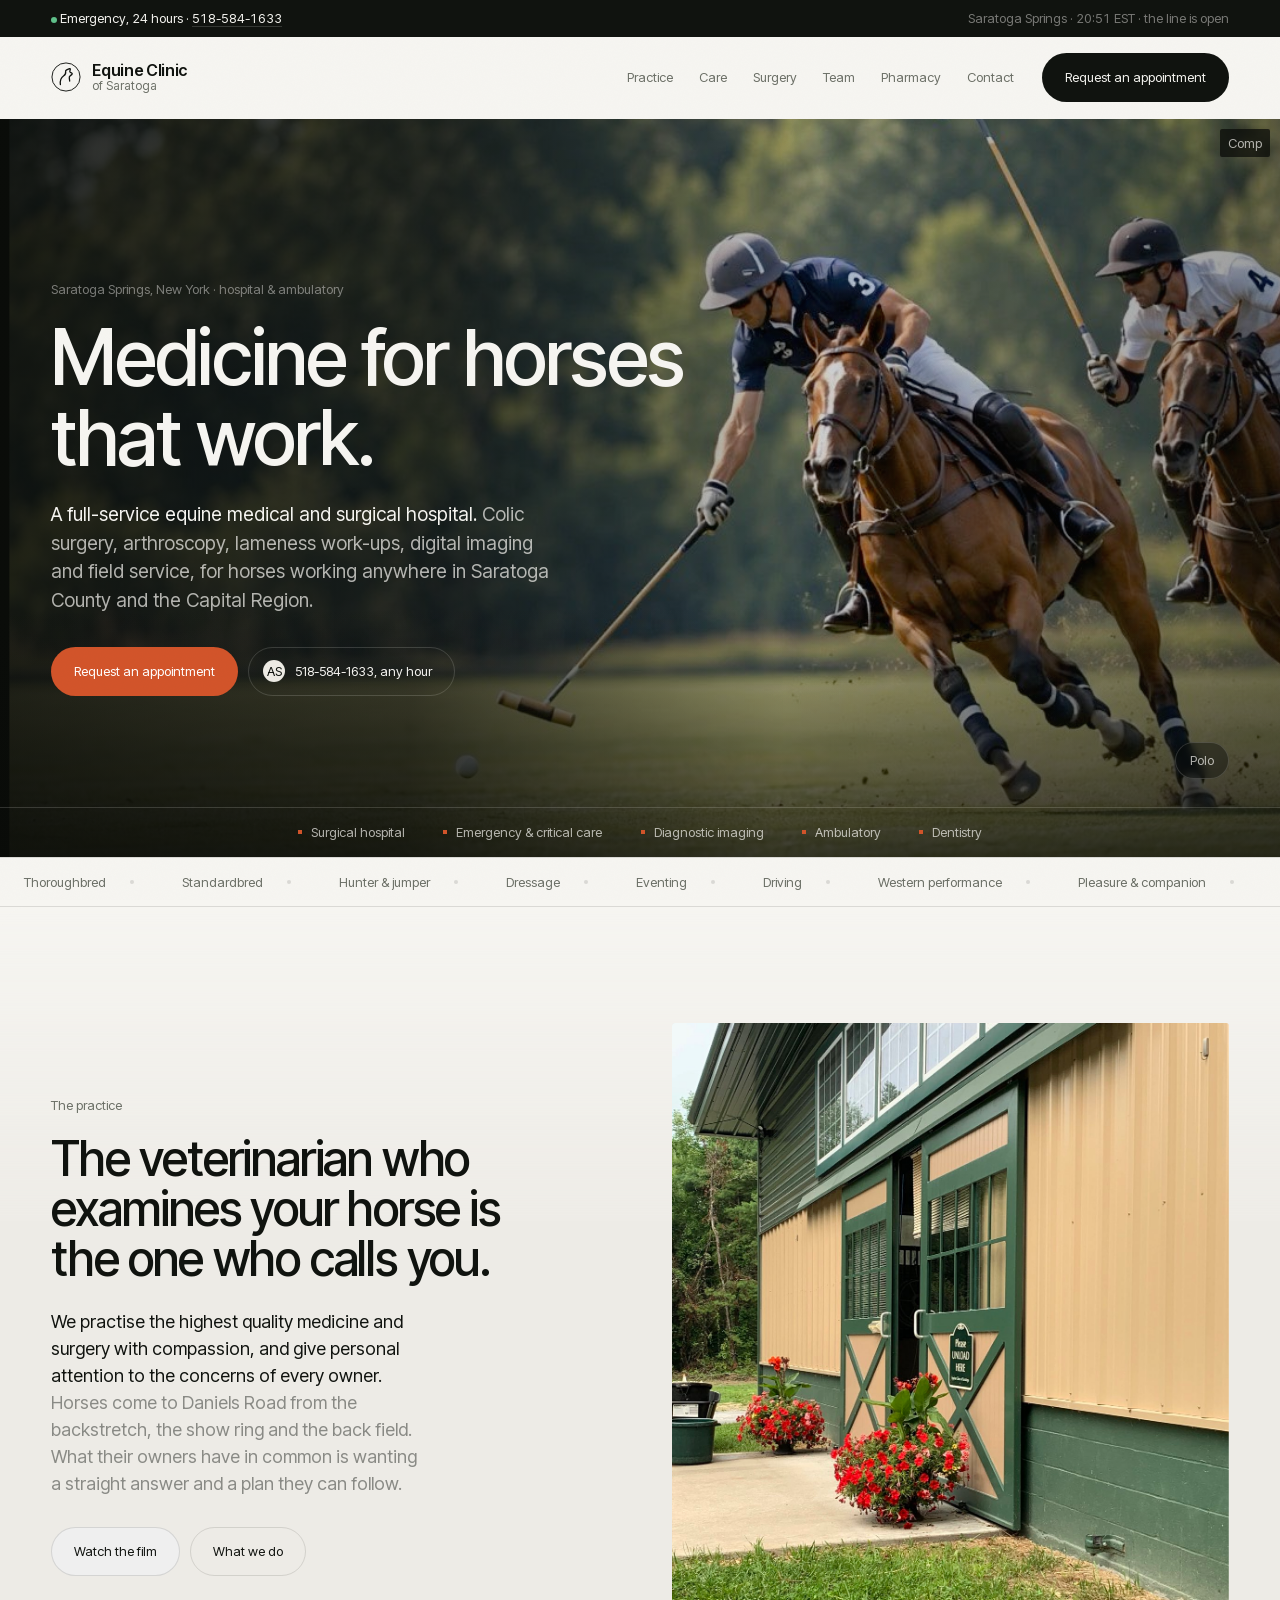
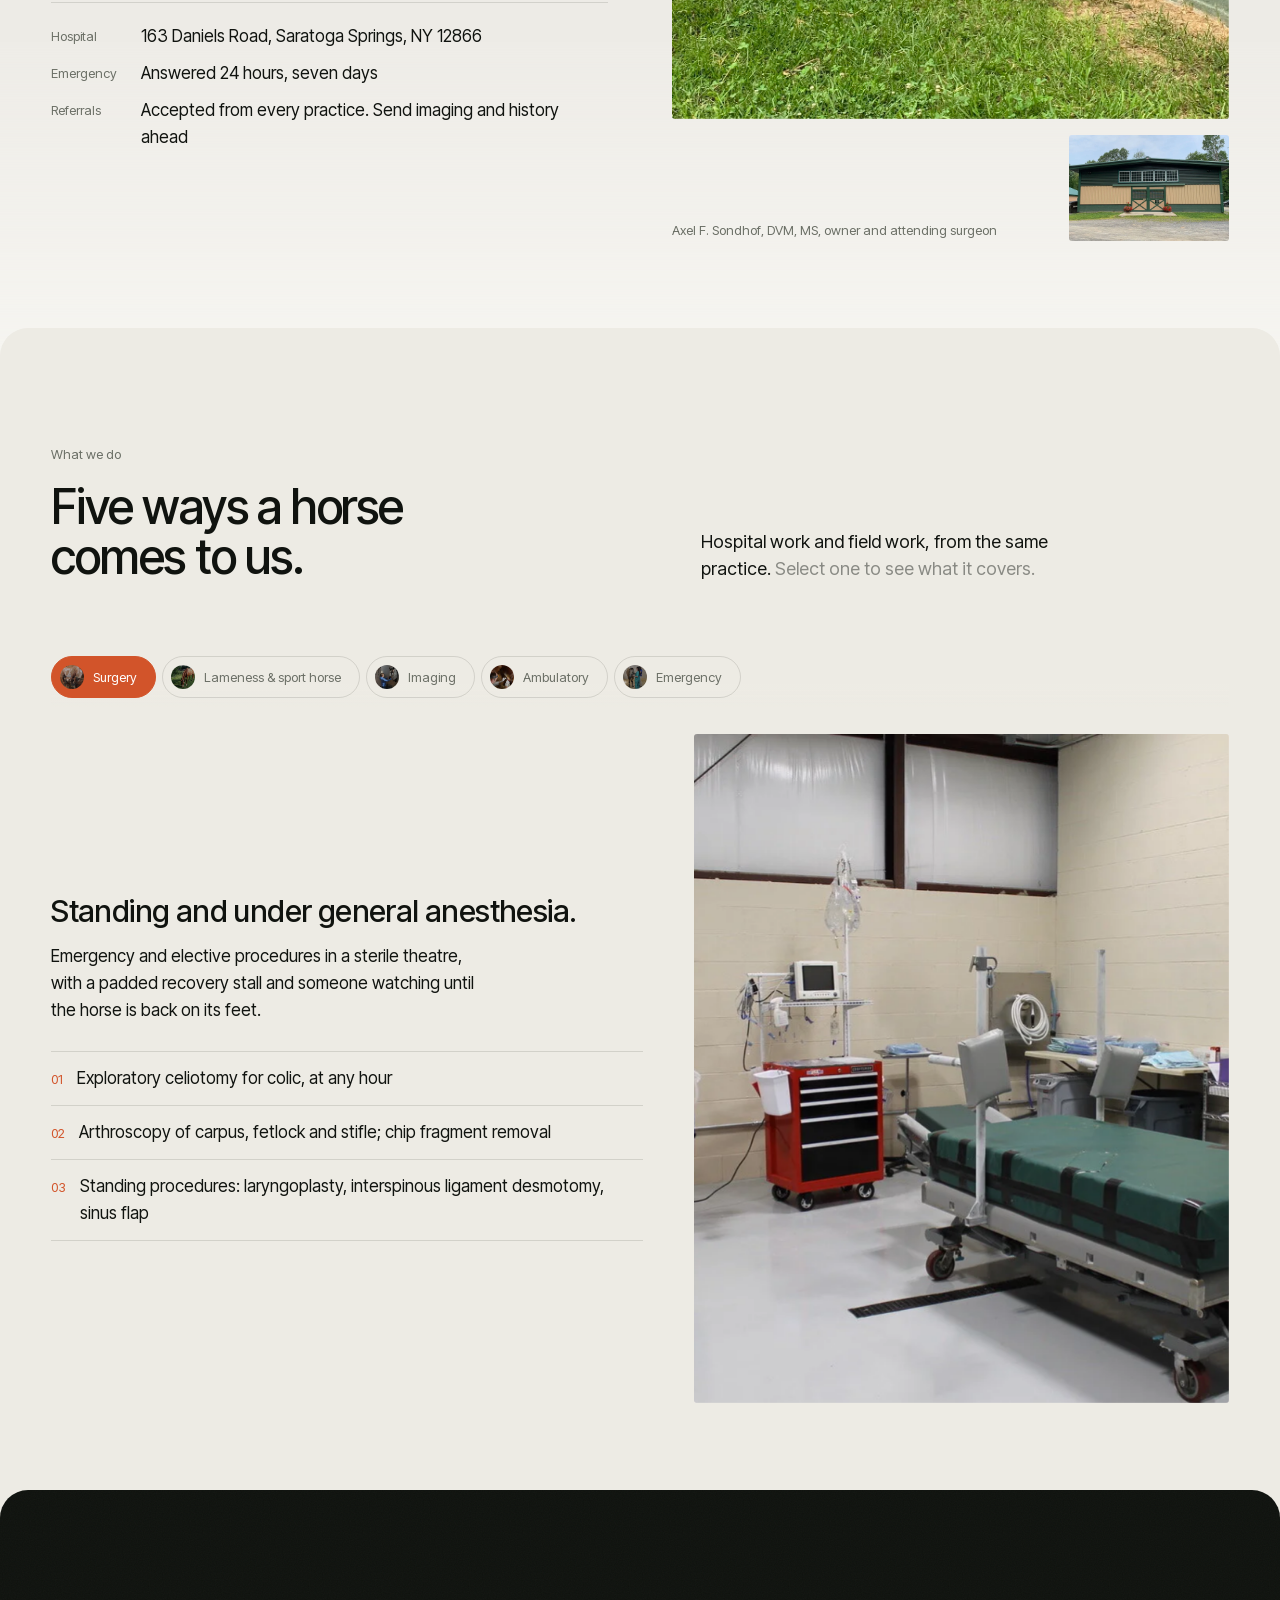
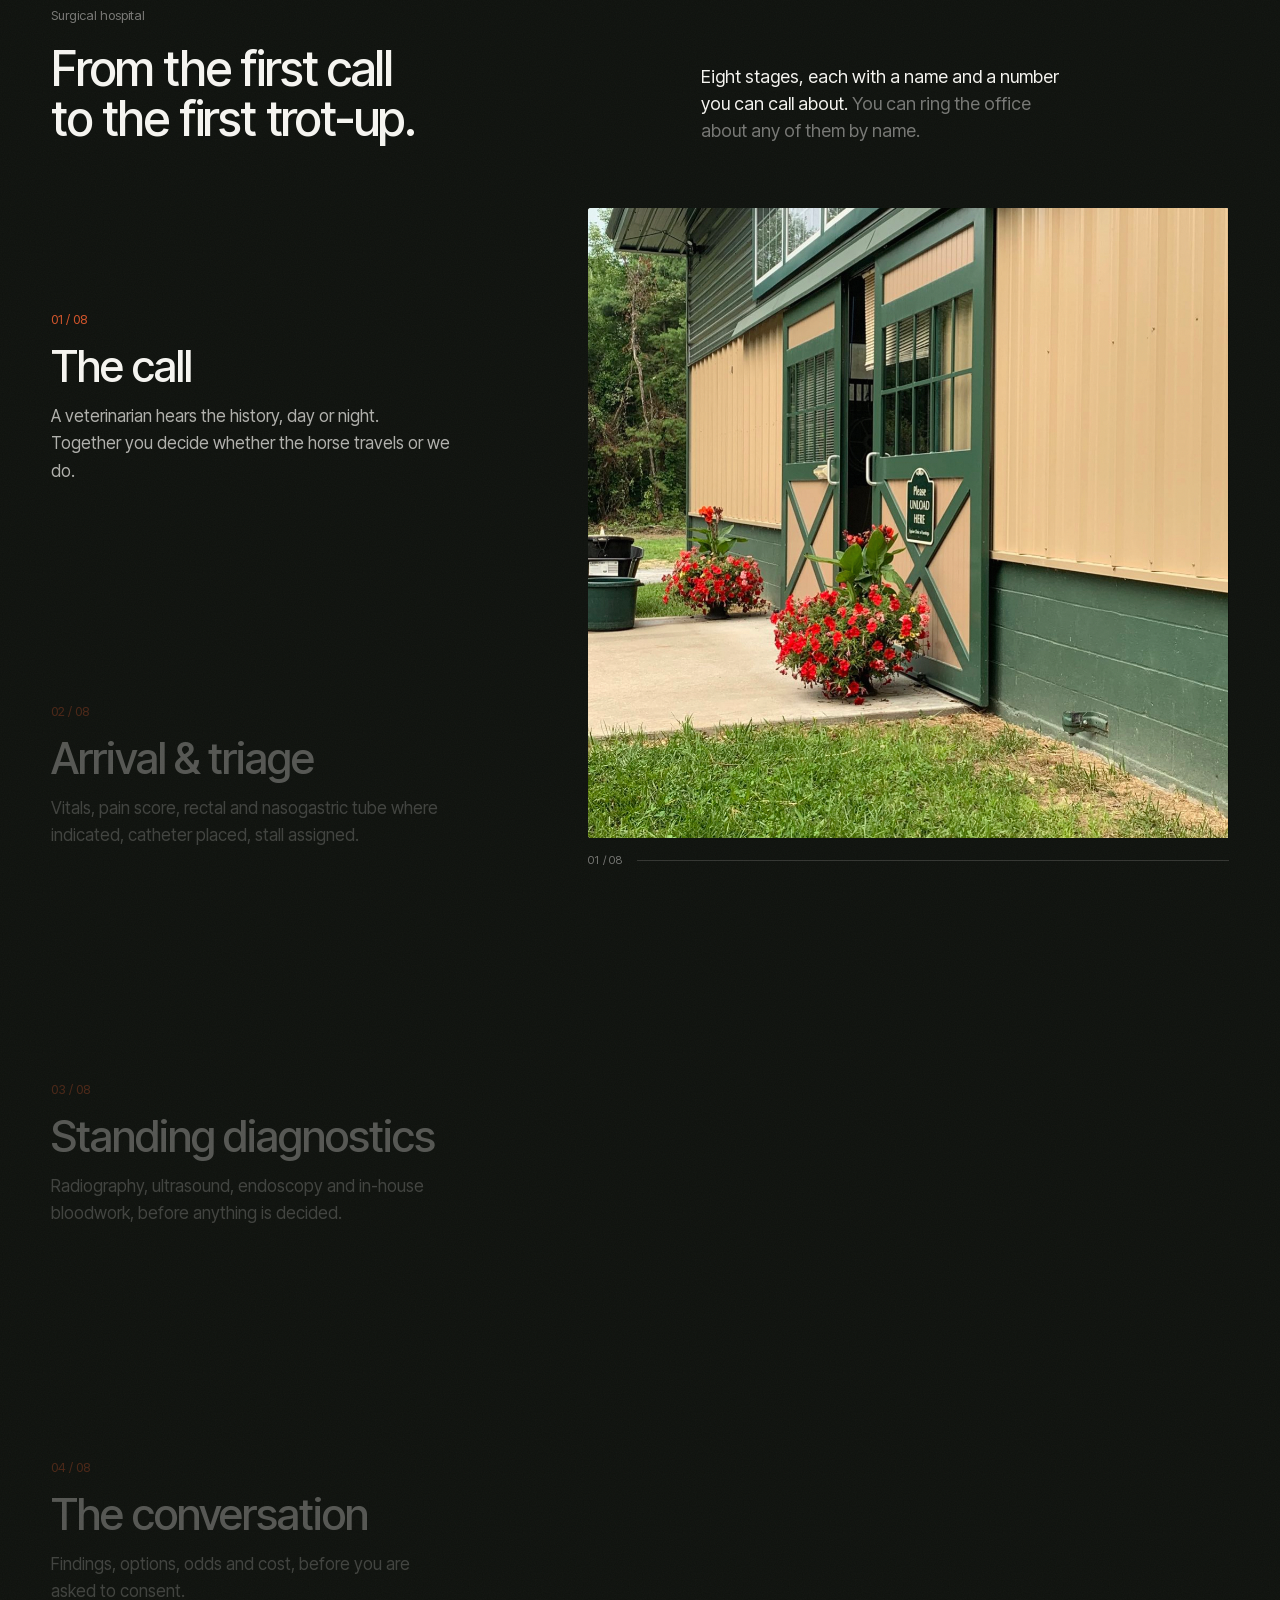
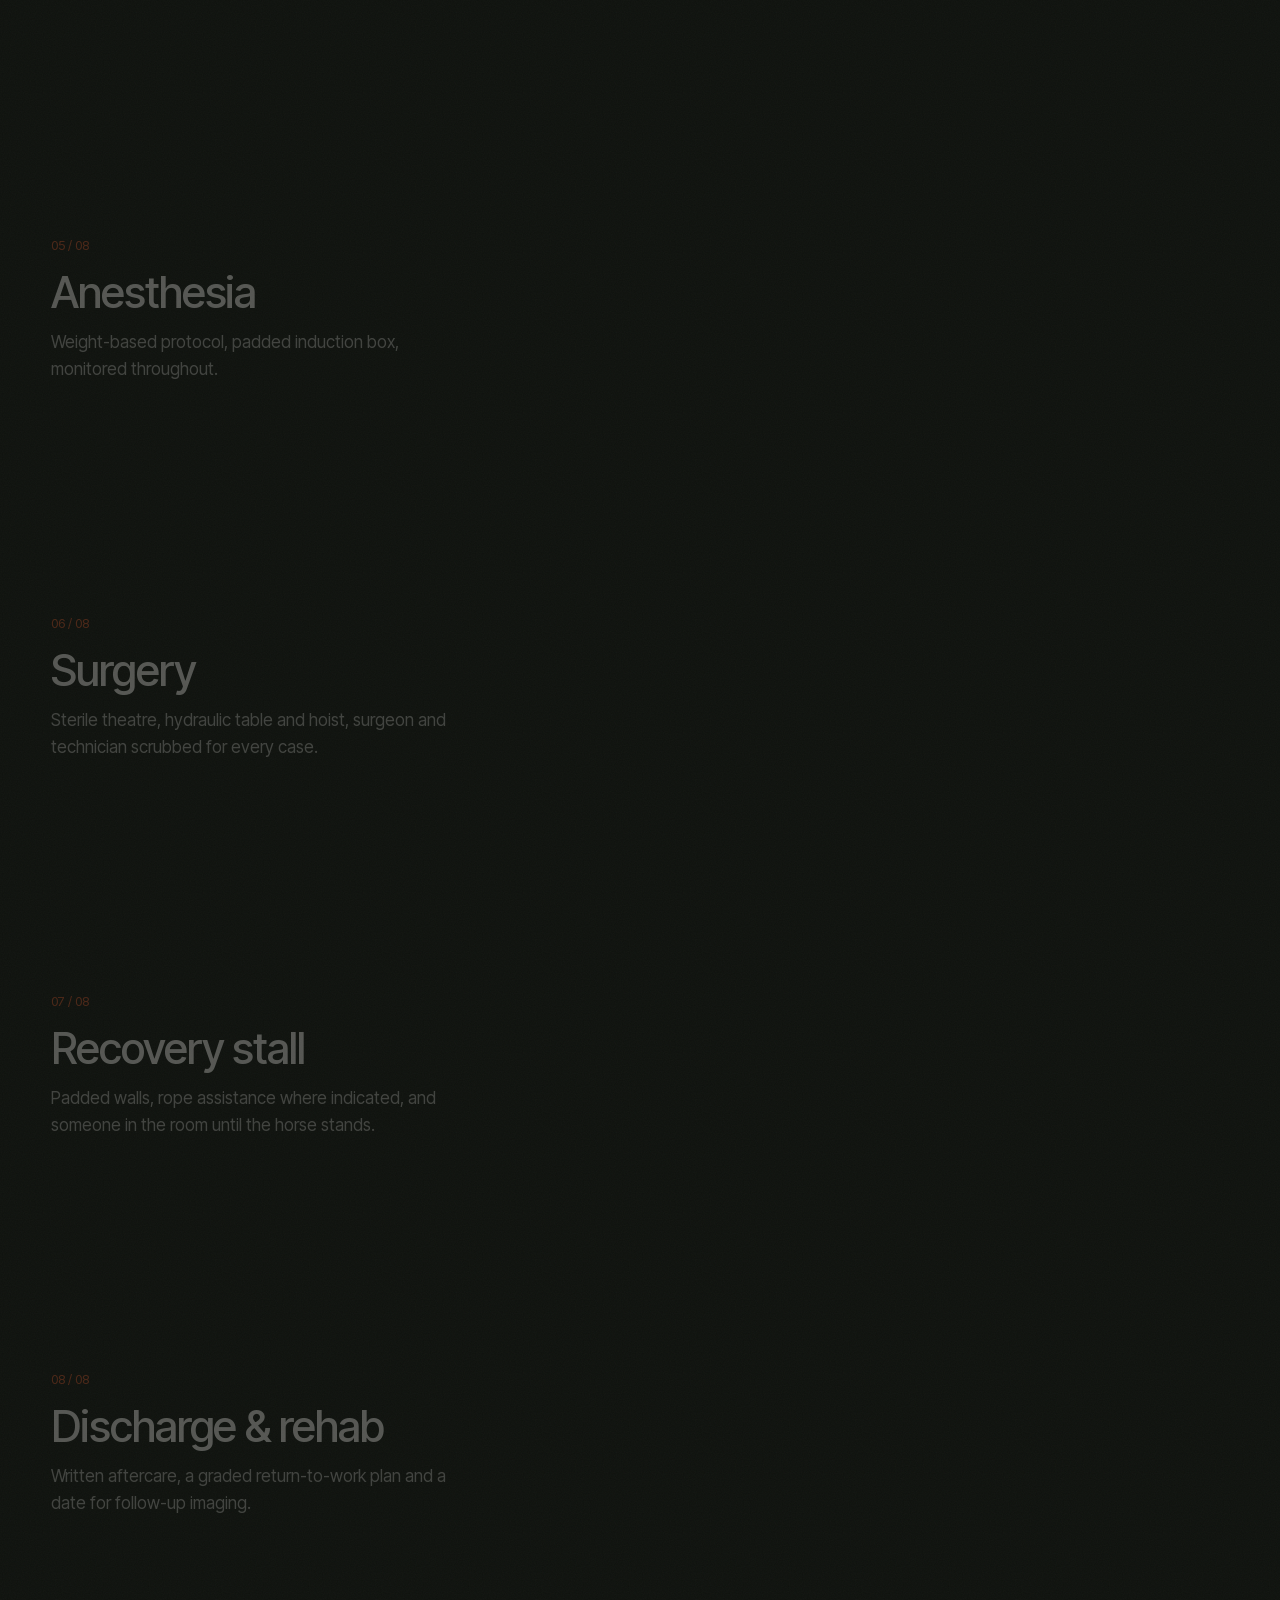
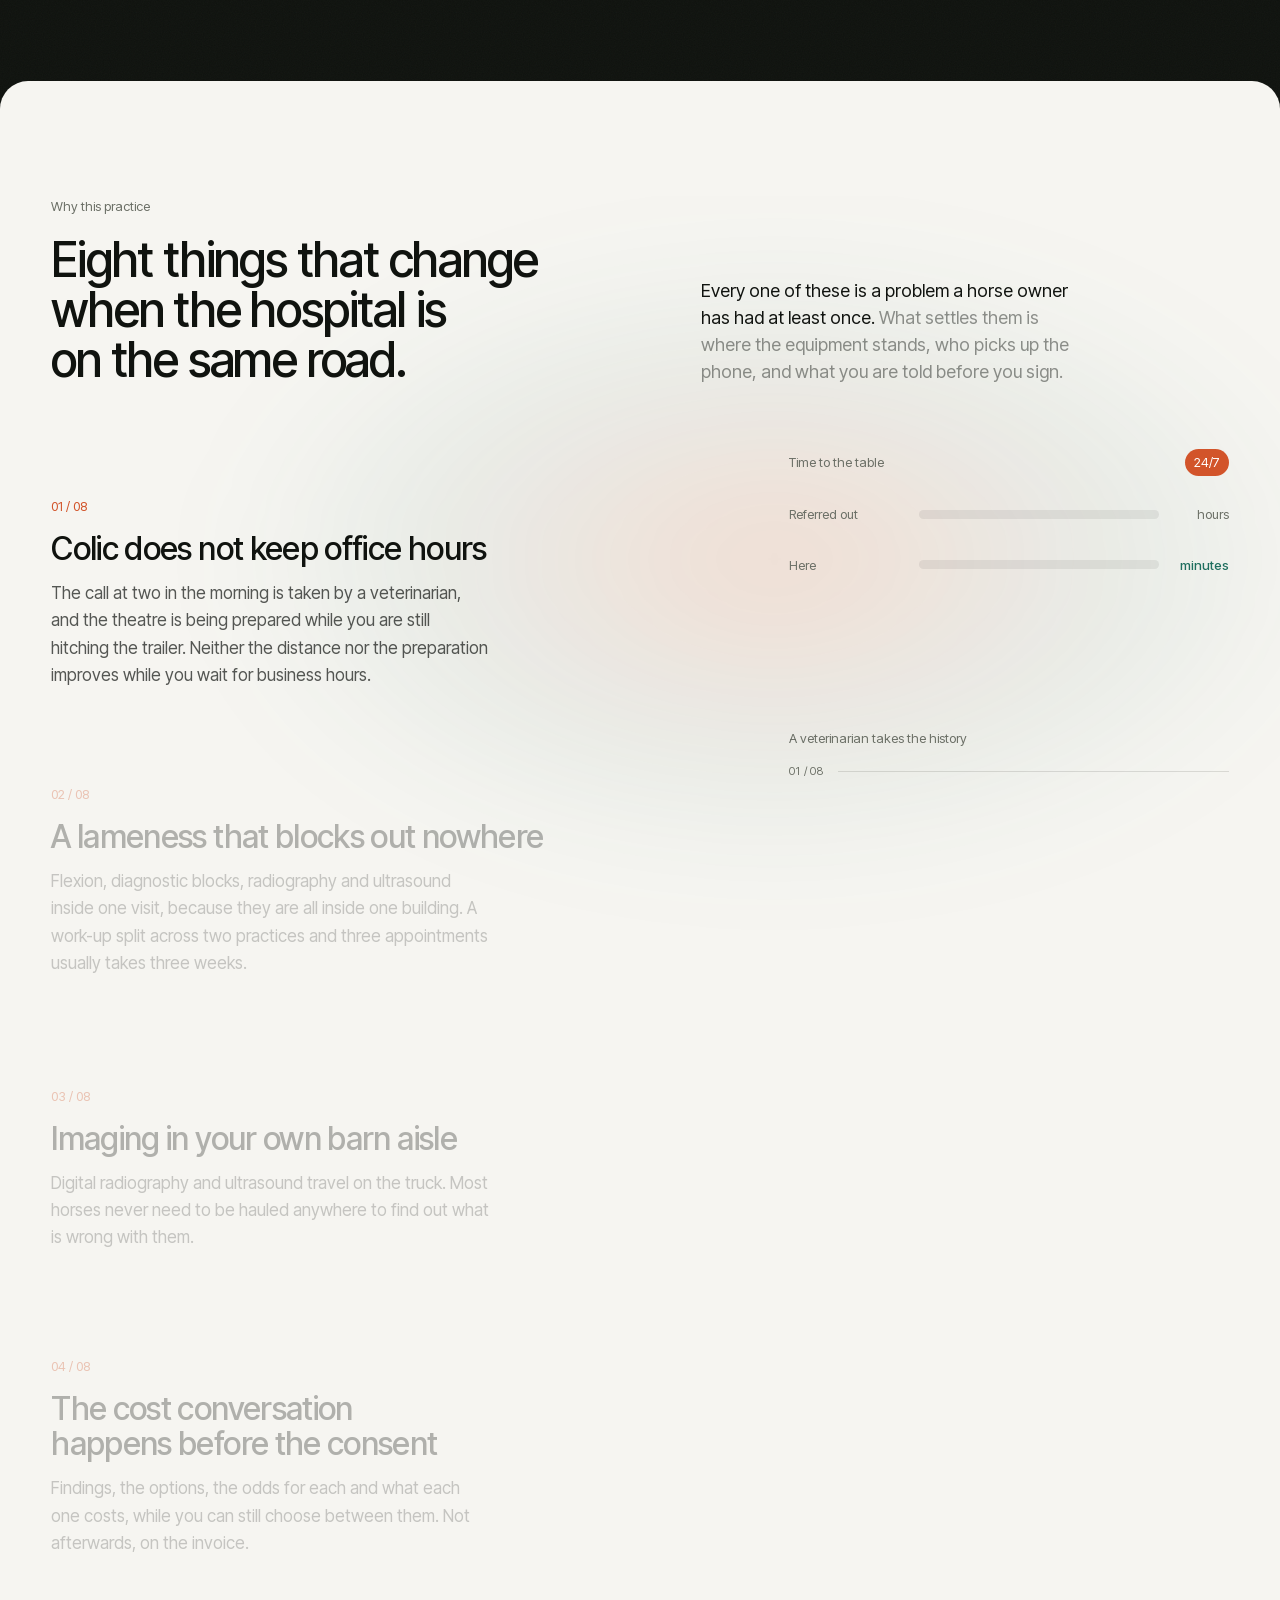
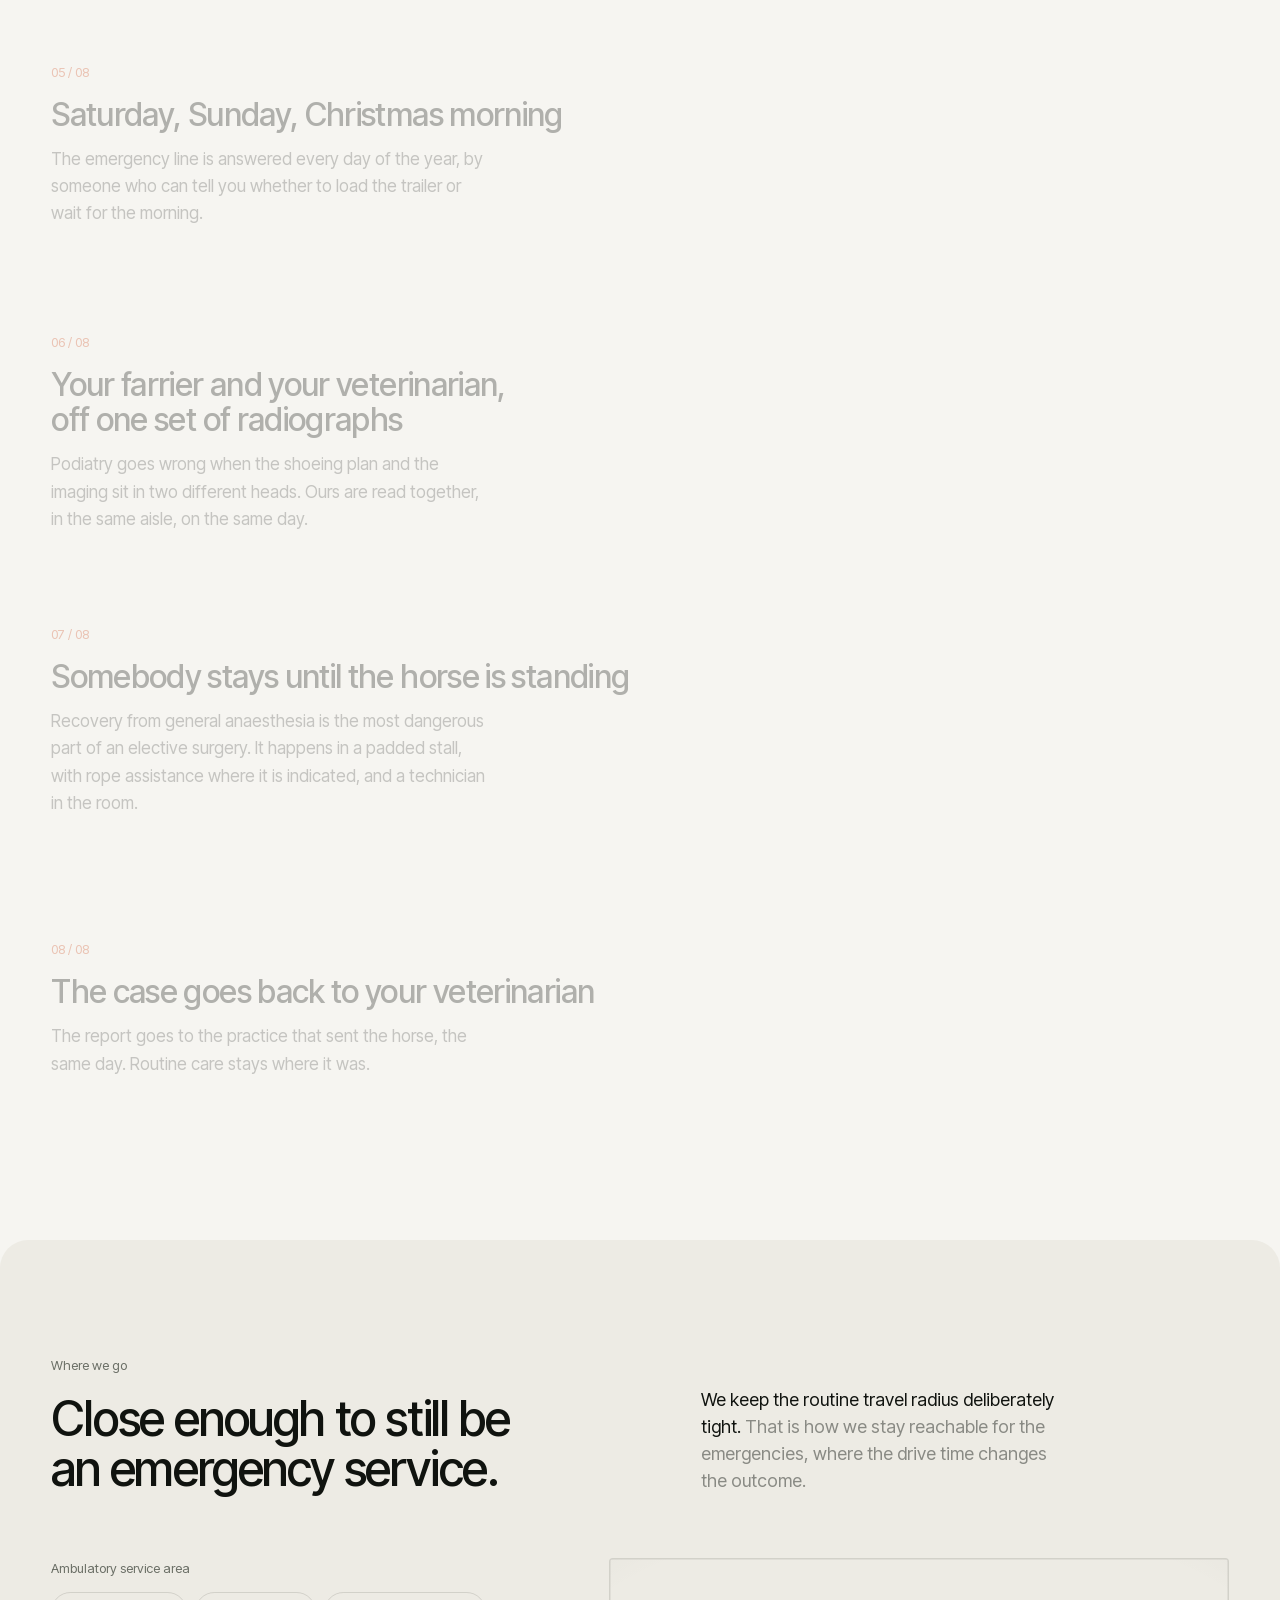
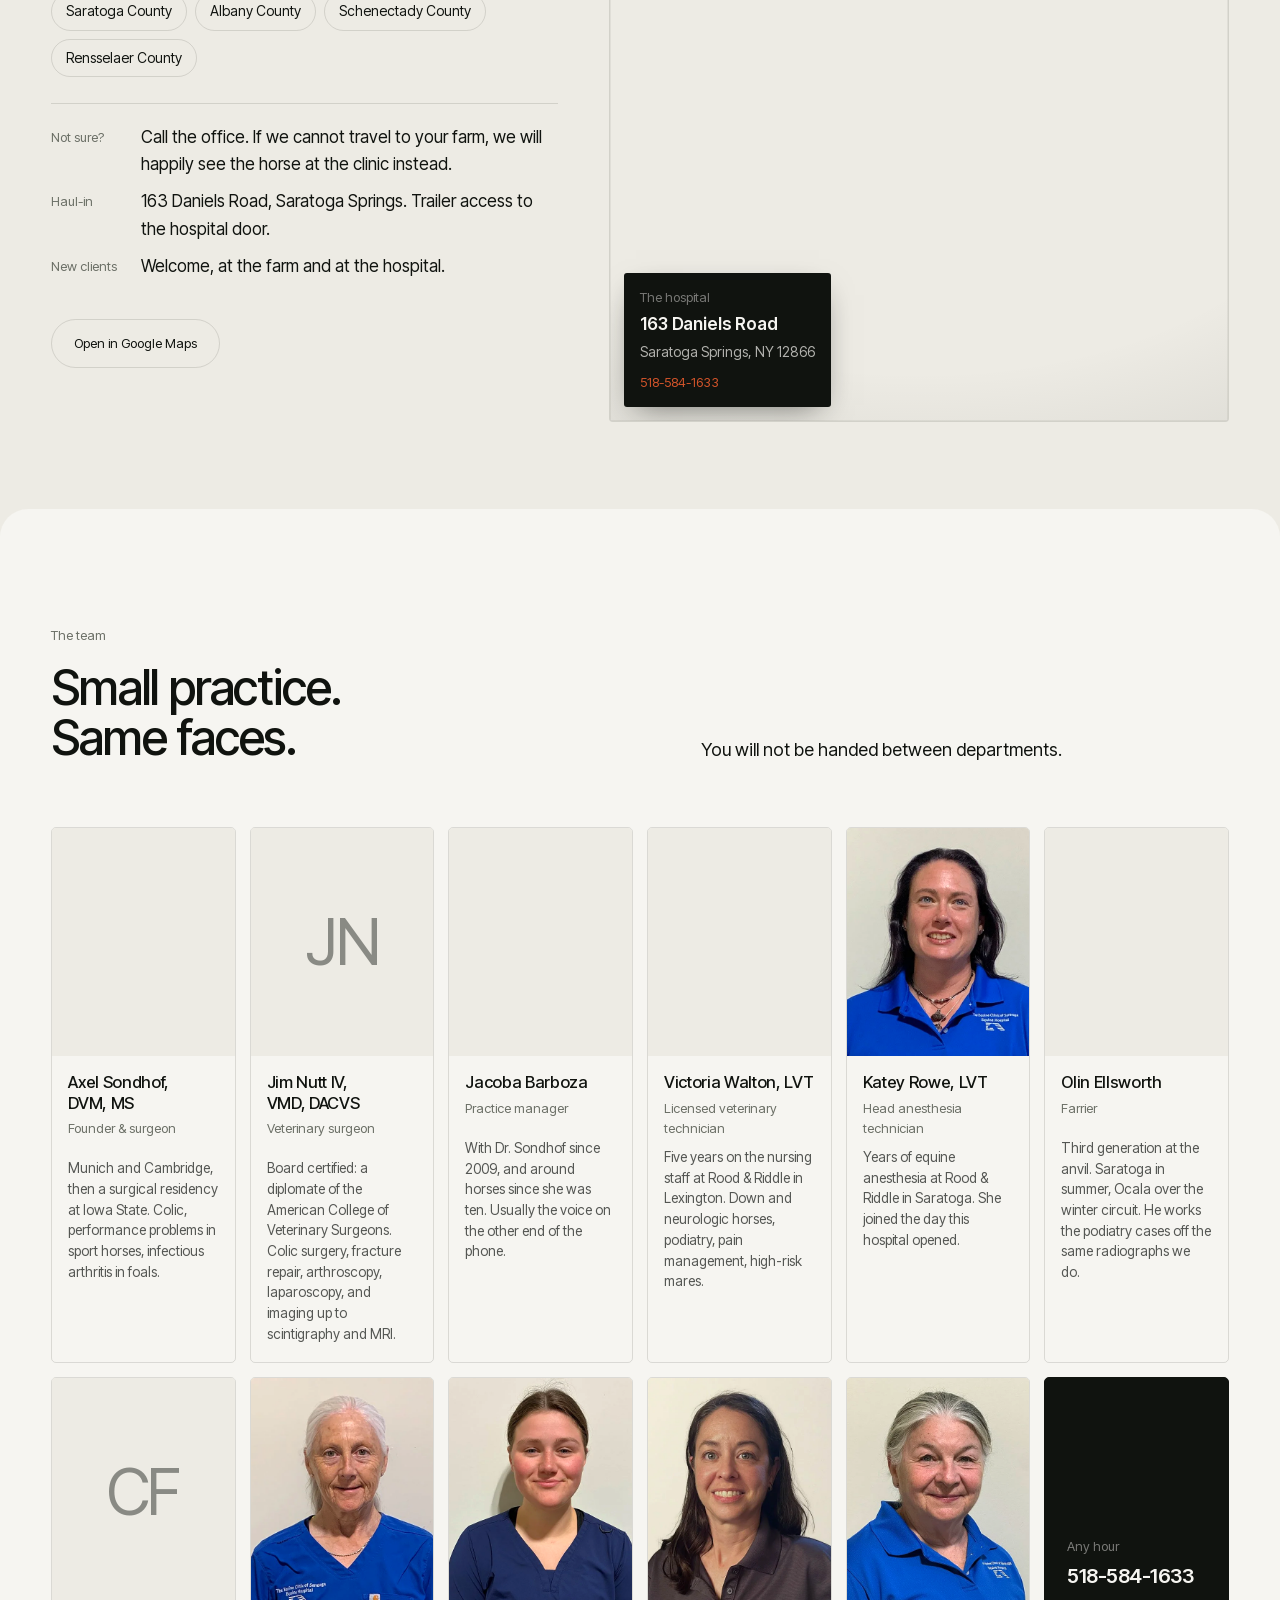
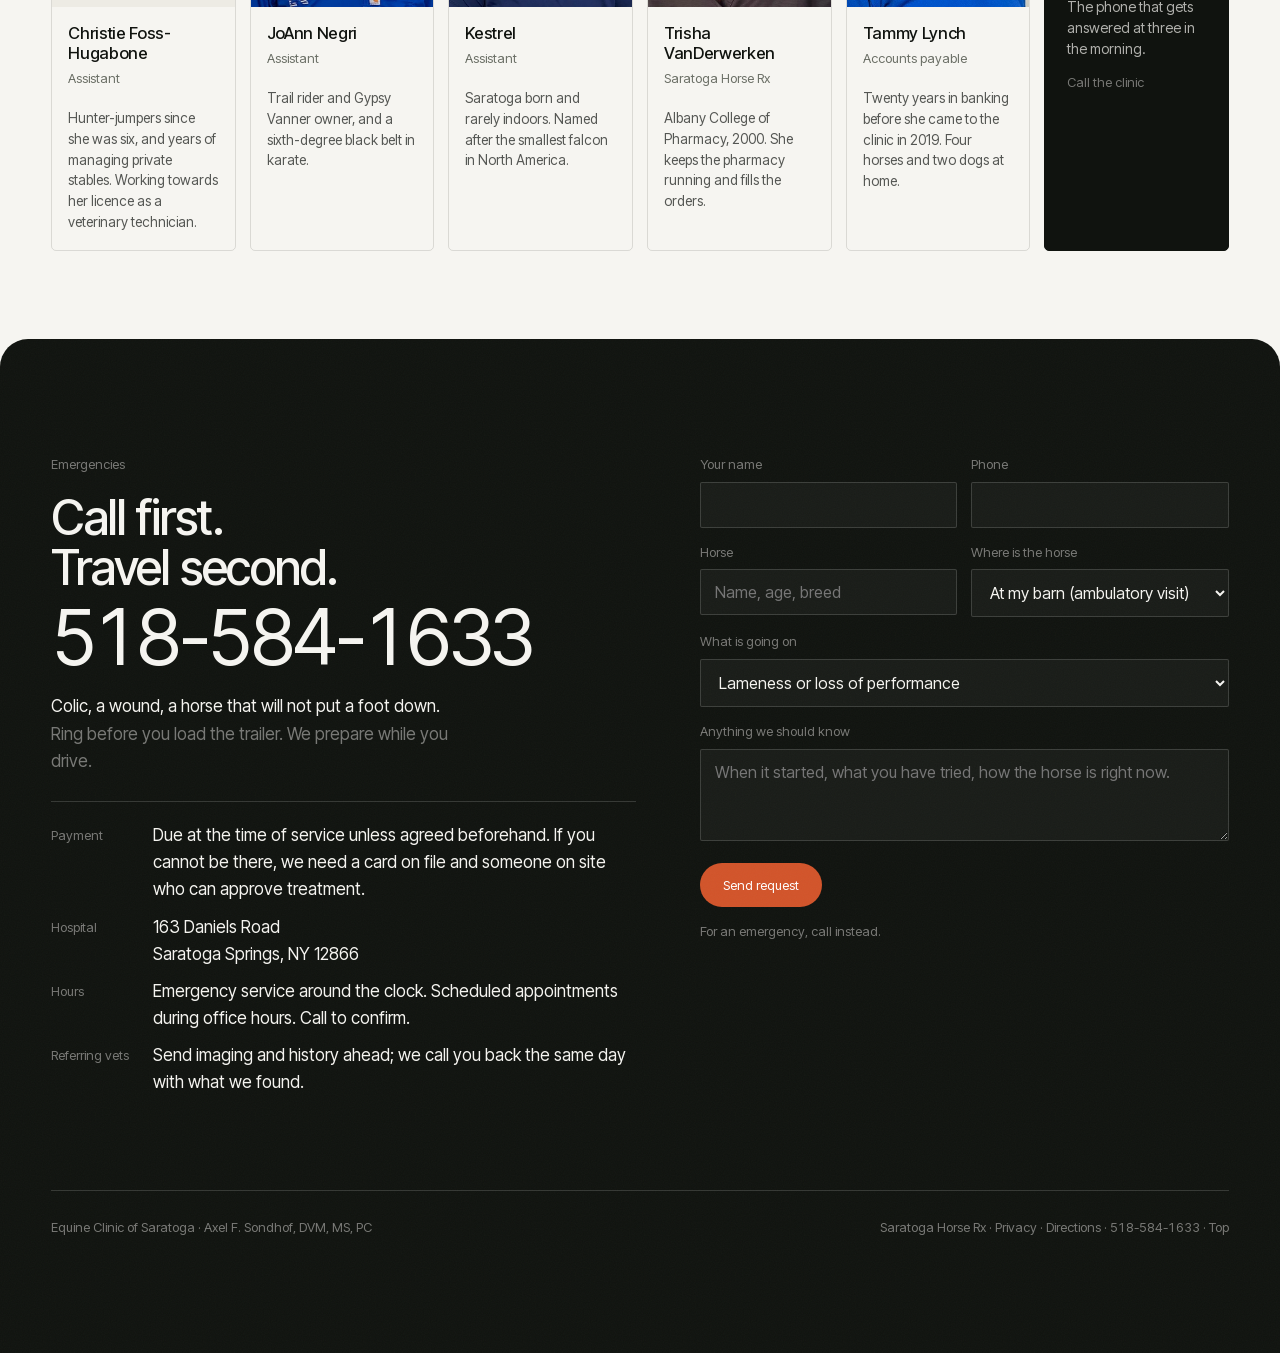
<file: index.html>
<!doctype html>
<html lang="en">
<head>
<meta charset="utf-8">
<meta name="robots" content="noindex,nofollow">
<meta name="viewport" content="width=device-width, initial-scale=1, viewport-fit=cover">
<title>Equine Clinic of Saratoga: equine surgery, lameness and emergency care</title>
<meta name="description" content="A full-service equine medical and surgical hospital in Saratoga Springs, New York. Colic surgery, arthroscopy, lameness work-ups, digital imaging and ambulatory field service. Emergencies answered 24/7. Call 518-584-1633.">
<link rel="icon" href="data:image/svg+xml,%3Csvg xmlns='http://www.w3.org/2000/svg' viewBox='0 0 32 32'%3E%3Crect width='32' height='32' fill='%2310130F'/%3E%3Ccircle cx='16' cy='16' r='9' fill='none' stroke='%23D2542A' stroke-width='2'/%3E%3C/svg%3E">
<!-- share card: what WhatsApp, iMessage and Slack show for a pasted link -->
<meta property="og:type" content="website">
<meta property="og:site_name" content="Equine Clinic of Saratoga">
<meta property="og:title" content="Equine Clinic of Saratoga">
<meta property="og:description" content="Equine surgery, lameness and emergency care in Saratoga Springs, New York. Emergencies answered around the clock.">
<meta property="og:image" content="https://www.equineclinicofsaratoga.com/assets/media/share.jpg">
<meta property="og:image:width" content="1200">
<meta property="og:image:height" content="630">
<meta property="og:url" content="https://www.equineclinicofsaratoga.com/">
<meta name="twitter:card" content="summary_large_image">
<meta name="theme-color" content="#10130F">
<link rel="preload" as="font" type="font/woff2" href="assets/fonts/inter-tight.woff2" crossorigin>
<link rel="stylesheet" href="assets/css/site.css">
<link rel="preload" as="image" href="assets/media/poster-polo.jpg">
<script type="application/ld+json">
{"@context":"https://schema.org","@type":"VeterinaryCare","name":"Equine Clinic of Saratoga, Axel F. Sondhof, DVM, MS, PC",
"address":{"@type":"PostalAddress","streetAddress":"163 Daniels Road","addressLocality":"Saratoga Springs","addressRegion":"NY","postalCode":"12866","addressCountry":"US"},
"telephone":"+1-518-584-1633","url":"https://www.equineclinicofsaratoga.com/",
"openingHoursSpecification":[{"@type":"OpeningHoursSpecification","dayOfWeek":["Monday","Tuesday","Wednesday","Thursday","Friday","Saturday","Sunday"],"opens":"00:00","closes":"23:59","description":"Emergency service, 24 hours"}],
"availableService":[{"@type":"MedicalProcedure","name":"Equine colic surgery"},{"@type":"MedicalProcedure","name":"Arthroscopy"},{"@type":"MedicalProcedure","name":"Lameness examination"},{"@type":"MedicalProcedure","name":"Equine dentistry"}]}
</script>
</head>
<body>
<a class="skip" href="#main">Skip to content</a>

<!-- ============ utility bar ============ -->
<div class="util">
  <div class="wrap mono">
    <div><span class="live"><i></i></span> Emergency, 24 hours &middot; <a href="tel:+15185841633">518-584-1633</a></div>
    <div class="live" id="clock">Saratoga Springs, NY</div>
  </div>
</div>

<!-- ============ nav ============ -->
<header class="nav" id="nav">
  <div class="wrap">
    <a class="brand" href="#top" aria-label="Equine Clinic of Saratoga, home">
      <svg class="mk" viewBox="0 0 32 32" fill="none" aria-hidden="true">
        <circle cx="16" cy="16" r="15" stroke="currentColor"/>
        <path d="M10 24c-.6-4.6.9-7.6 3.6-9.4 1.7-1.1 2.3-2.6 2-4.2-.2-.9.3-1.6 1.1-2l3-1.3c.6-.2 1.1.2.9.8l-.5 1.8c-.2.6.1 1 .6 1.3l1.4.7c.6.3.7 1 .2 1.5l-2 1.7c-.6.5-.9 1.2-.8 2l.4 3.4" stroke="currentColor" stroke-width="1.4" stroke-linecap="round" stroke-linejoin="round"/>
      </svg>
      <span class="wm"><b>Equine Clinic</b><span>of Saratoga</span></span>
    </a>
    <nav class="navlinks" id="navlinks" aria-label="Main">
      <a href="#practice">Practice</a>
      <a href="#care">Care</a>
      <a href="#surgery">Surgery</a>
      <a href="#team">Team</a>
      <a href="rx.html">Pharmacy</a>
      <a href="#contact">Contact</a>
    </nav>
    <a class="btn btn-ink" href="#contact">Request an appointment</a>
    <button class="burger mono" id="burger" aria-expanded="false" aria-controls="navlinks">Menu</button>
  </div>
</header>

<main id="main">
<!-- ============ hero ============ -->
<section class="hero" id="top">
  <div class="media" data-slot="hero" data-fill="1"></div>
  <div class="scrim"></div>
  <div class="wrap">
    <div class="inner">
      <p class="mono eyebrow" data-c="top.eyebrow">Saratoga Springs, New York &middot; hospital &amp; ambulatory</p>
      <h1 class="h1" data-c="top.headline">Medicine for horses<br>that work.</h1>
      <p class="sub split" data-c="top.lead"><b>A full-service equine medical and surgical hospital.</b> Colic surgery, arthroscopy, lameness work-ups, digital imaging and field service, for horses working anywhere in Saratoga County and the Capital Region.</p>
      <div class="cta">
        <a class="btn btn-signal" href="#contact">Request an appointment</a>
        <a class="btn btn-ghost" href="tel:+15185841633"><span class="chip-av">AS</span>518-584-1633, any hour</a>
      </div>
    </div>
  </div>
  <div class="capstrip">
    <div class="wrap mono">
      <span>Surgical hospital</span><span>Emergency &amp; critical care</span><span>Diagnostic imaging</span><span>Ambulatory</span><span>Dentistry</span>
    </div>
  </div>
</section>

<!-- ============ marquee ============ -->
<div class="marquee" aria-hidden="true"><div class="marquee-in mono" id="marquee"></div></div>

<!-- ============ practice ============ -->
<section class="sheetblock textured" id="practice">
  <img class="tex" data-src-slot="texture" alt="" aria-hidden="true">
  <div class="wrap">
    <div class="split2">
      <div>
        <p class="mono eyebrow" data-c="practice.eyebrow">The practice</p>
        <h2 class="h2" data-c="practice.headline">The veterinarian who<br>examines your horse is<br>the one who calls you.</h2>
        <p class="body-lg split" style="margin-top:24px" data-c="practice.lead"><b>We practise the highest quality medicine and surgery with compassion, and give personal attention to the concerns of every owner.</b> Horses come to Daniels Road from the backstretch, the show ring and the back field. What their owners have in common is wanting a straight answer and a plan they can follow.</p>
        <div class="cta" style="display:flex;gap:10px;margin-top:30px;flex-wrap:wrap">
          <button class="btn btn-ghost" id="playFilm" type="button">Watch the film</button>
          <a class="btn btn-ghost" href="#care">What we do</a>
        </div>
        <dl class="kv">
          <dt>Hospital</dt><dd>163 Daniels Road, Saratoga Springs, NY 12866</dd>
          <dt>Emergency</dt><dd>Answered 24 hours, seven days</dd>
          <dt>Referrals</dt><dd>Accepted from every practice. Send imaging and history ahead</dd>
        </dl>
      </div>
      <div>
        <div class="slot" data-ratio="4/5" data-slot="practice"></div>
        <div style="display:grid;grid-template-columns:1fr auto;gap:16px;align-items:end;margin-top:16px">
          <p class="mono" style="color:var(--graphite)">Axel F. Sondhof, DVM, MS, owner and attending surgeon</p>
          <div class="slot" data-ratio="3/2" data-slot="building" style="width:160px"></div>
        </div>
      </div>
    </div>
  </div>
</section>

<!-- ============ capability switcher ============ -->
<section class="sheetblock alt" id="care">
  <div class="wrap">
    <div class="sec-head">
      <div>
        <p class="mono eyebrow" data-c="care.eyebrow">What we do</p>
        <h2 class="h2" data-c="care.headline">Five ways a horse<br>comes to us.</h2>
      </div>
      <p class="body-lg split" data-c="care.lead"><b>Hospital work and field work, from the same practice.</b> Select one to see what it covers.</p>
    </div>
    <div class="switch-sticky">
      <div class="tabs" role="tablist" aria-label="Areas of care" id="tabs"></div>
    </div>
    <div class="panes" id="panes"></div>
  </div>
</section>

<!-- ============ surgical pathway ============ -->
<section class="sheetblock on-ink pathway" id="surgery" style="padding-bottom:clamp(48px,6vw,80px)">
  <div class="wrap">
    <div class="sec-head">
      <div>
        <p class="mono eyebrow" data-c="surgery.eyebrow">Surgical hospital</p>
        <h2 class="h2" data-c="surgery.headline">From the first call<br>to the first trot-up.</h2>
      </div>
      <p class="body-lg split" data-c="surgery.lead"><b>Eight stages, each with a name and a number you can call about.</b> You can ring the office about any of them by name.</p>
    </div>
  </div>
  <div class="wrap">
    <div class="walk" id="walk">
      <div class="walk-steps" id="stageText"></div>
      <div class="walk-media">
        <div class="stage-media" id="stageMedia"></div>
        <div class="walk-bar mono" aria-hidden="true"><span id="walkN">01 / 08</span><span class="walk-prog"><i id="walkFill"></i></span></div>
      </div>
    </div>
  </div>
</section>

<!-- ============ why ============ -->
<section class="sheetblock" id="why">
  <div class="why-bg" aria-hidden="true">
    <span class="glow"></span>
    <span class="word" id="whyWord">Colic</span>
  </div>
  <div class="wrap">
    <div class="sec-head">
      <div>
        <p class="mono eyebrow" data-c="why.eyebrow">Why this practice</p>
        <h2 class="h2" data-c="why.headline">Eight things that change<br>when the hospital is<br>on the same road.</h2>
      </div>
      <p class="body-lg split" data-c="why.lead"><b>Every one of these is a problem a horse owner has had at least once.</b> What settles them is where the equipment stands, who picks up the phone, and what you are told before you sign.</p>
    </div>
    <div class="walk walk-why">
      <div class="walk-steps" id="whyList"></div>
      <div class="walk-media">
        <div class="why-stage" id="whyStage"></div>
        <div class="walk-bar mono" aria-hidden="true"><span id="whyN">01 / 08</span><span class="walk-prog"><i id="whyFill"></i></span></div>
      </div>
    </div>
  </div>
</section>

<!-- ============ case story ============
     Hidden until the practice supplies a real case with the owner's written consent.
     The text below is an invented example. To show it again, remove the word "hidden". -->
<section class="sheetblock alt" id="case" hidden>
  <div class="wrap">
    <div class="sec-head">
      <div>
        <p class="mono eyebrow" data-c="case.eyebrow">One case, told properly</p>
        <h2 class="h2" data-c="case.headline">A horse, a decision,<br>an outcome.</h2>
      </div>
      <p class="body-lg split" data-c="case.lead"><b>One case written up in full, instead of six short quotes.</b> What went wrong, what the imaging showed, what was decided, and what it took to get back to work.</p>
    </div>
    <div class="case">
      <div>
        <div class="ba">
          <figure style="margin:0"><div class="slot" data-ratio="1/1" data-slot="case-before"></div><figcaption class="mono">Day 0 &middot; at presentation</figcaption></figure>
          <figure style="margin:0"><div class="slot" data-ratio="1/1" data-slot="case-after"></div><figcaption class="mono">Week 12 &middot; back in work</figcaption></figure>
        </div>
        <p class="case-sum">A nine-year-old warmblood show jumper came in with a right forelimb lameness that had been building for weeks and had started costing him his rounds. Imaging found a focal osteochondral lesion in the fetlock. It was treated arthroscopically, and follow-up radiographs at twelve weeks showed the joint healing as expected.</p>
      </div>
      <div>
        <span class="chip-example mono">Example case &middot; to be replaced with the practice's own</span>
        <blockquote class="split"><b>&ldquo;We finally understood what was actually causing it, what the options were, and what getting him back would realistically take.&rdquo;</b></blockquote>
        <cite class="mono">The owner, twelve weeks after surgery</cite>
        <dl class="kv">
          <dt>Horse</dt><dd>Apollo, 9, warmblood, show jumping</dd>
          <dt>Presented</dt><dd>Persistent right forelimb lameness after weeks of reduced performance</dd>
          <dt>Diagnosis</dt><dd>Focal osteochondral lesion, right fore fetlock, found on radiography</dd>
          <dt>Treatment</dt><dd>Arthroscopic removal under general anaesthesia, one night in hospital</dd>
          <dt>Outcome</dt><dd>Graded return to work from week 12, follow-up radiographs clear</dd>
        </dl>
        <p class="mono case-consent">Case published with owner consent.</p>
      </div>
    </div>
  </div>
</section>

<!-- ============ service area + map ============ -->
<section class="sheetblock alt" id="area">
  <div class="wrap">
    <div class="sec-head">
      <div>
        <p class="mono eyebrow" data-c="area.eyebrow">Where we go</p>
        <h2 class="h2" data-c="area.headline">Close enough to still be<br>an emergency service.</h2>
      </div>
      <p class="body-lg split" data-c="area.lead"><b>We keep the routine travel radius deliberately tight.</b> That is how we stay reachable for the emergencies, where the drive time changes the outcome.</p>
    </div>
    <div class="areagrid">
      <div>
        <p class="mono" style="color:var(--graphite)">Ambulatory service area</p>
        <div class="chips">
          <span>Saratoga County</span><span>Albany County</span><span>Schenectady County</span><span>Rensselaer County</span>
        </div>
        <dl class="kv">
          <dt>Not sure?</dt><dd>Call the office. If we cannot travel to your farm, we will happily see the horse at the clinic instead.</dd>
          <dt>Haul-in</dt><dd>163 Daniels Road, Saratoga Springs. Trailer access to the hospital door.</dd>
          <dt>New clients</dt><dd>Welcome, at the farm and at the hospital.</dd>
        </dl>
        <a class="btn btn-ghost" style="margin-top:22px" href="https://maps.google.com/?q=163+Daniels+Road+Saratoga+Springs+NY+12866" target="_blank" rel="noopener">Open in Google Maps</a>
      </div>
      <div class="map">
        <iframe title="The Equine Clinic of Saratoga, 163 Daniels Road" loading="lazy" referrerpolicy="no-referrer-when-downgrade"
          src="https://maps.google.com/maps?q=163%20Daniels%20Road,%20Saratoga%20Springs,%20NY%2012866&t=&z=13&ie=UTF8&iwloc=&output=embed"></iframe>
        <div class="mapcard">
          <span class="mono">The hospital</span>
          <b>163 Daniels Road</b>
          <span>Saratoga Springs, NY 12866</span>
          <a href="tel:+15185841633">518-584-1633</a>
        </div>
      </div>
    </div>
  </div>
</section>

<!-- ============ team ============ -->
<section class="sheetblock" id="team">
  <div class="wrap">
    <div class="sec-head">
      <div>
        <p class="mono eyebrow" data-c="team.eyebrow">The team</p>
        <h2 class="h2" data-c="team.headline">Small practice.<br>Same faces.</h2>
      </div>
      <p class="body-lg split" data-c="team.lead"><b>You will not be handed between departments.</b></p>
    </div>
    <div class="team" id="teamGrid"></div>
  </div>
</section>

<!-- ============ contact ============ -->
<section class="sheetblock on-ink" id="contact">
  <div class="wrap">
    <div class="contact">
      <div>
        <p class="mono eyebrow" data-c="contact.eyebrow">Emergencies</p>
        <h2 class="h2" data-c="contact.headline">Call first.<br>Travel second.</h2>
        <a class="tel" href="tel:+15185841633">518-584-1633</a>
        <p class="split" style="max-width:40ch;margin-top:14px"><b>Colic, a wound, a horse that will not put a foot down.</b> Ring before you load the trailer. We prepare while you drive.</p>
        <dl class="kv">
          <dt>Payment</dt><dd>Due at the time of service unless agreed beforehand. If you cannot be there, we need a card on file and someone on site who can approve treatment.</dd>
          <dt>Hospital</dt><dd>163 Daniels Road<br>Saratoga Springs, NY 12866</dd>
          <dt>Hours</dt><dd>Emergency service around the clock. Scheduled appointments during office hours. Call to confirm.</dd>
          <dt>Referring vets</dt><dd>Send imaging and history ahead; we call you back the same day with what we found.</dd>
        </dl>
      </div>
      <div>
        <form id="apptForm" novalidate>
          <div class="f2">
            <div><label class="mono" for="fname">Your name</label><input id="fname" name="fname" autocomplete="name" required></div>
            <div><label class="mono" for="fphone">Phone</label><input id="fphone" name="fphone" type="tel" autocomplete="tel" required></div>
          </div>
          <div class="f2">
            <div><label class="mono" for="fhorse">Horse</label><input id="fhorse" name="fhorse" placeholder="Name, age, breed"></div>
            <div><label class="mono" for="floc">Where is the horse</label>
              <select id="floc" name="floc">
                <option>At my barn (ambulatory visit)</option>
                <option>I can haul in to the clinic</option>
                <option>Not sure yet</option>
              </select></div>
          </div>
          <div><label class="mono" for="freason">What is going on</label>
            <select id="freason" name="freason">
              <option>Lameness or loss of performance</option>
              <option>Surgical consultation</option>
              <option>Colic. Call 518-584-1633 rather than waiting on this form</option>
              <option>Routine: vaccination, dentistry, Coggins</option>
              <option>Pre-purchase examination</option>
              <option>Referral from my veterinarian</option>
            </select></div>
          <div><label class="mono" for="fnotes">Anything we should know</label><textarea id="fnotes" name="fnotes" placeholder="When it started, what you have tried, how the horse is right now."></textarea></div>
          <button class="btn btn-signal" type="submit" style="justify-self:start">Send request</button>
          <p class="mono" style="color:var(--bone-45)">For an emergency, call instead.</p>
        </form>
        <div class="sent" id="sent" hidden></div>
      </div>
    </div>
    <div class="foot mono">
      <div>Equine Clinic of Saratoga &middot; Axel F. Sondhof, DVM, MS, PC</div>
      <div><a href="rx.html">Saratoga Horse Rx</a> · <a href="privacy.html">Privacy</a> · <a href="https://maps.google.com/?q=163+Daniels+Road+Saratoga+Springs+NY+12866" target="_blank" rel="noopener">Directions</a> · <a href="tel:+15185841633">518-584-1633</a> · <a href="#top">Top</a></div>
    </div>
  </div>
</section>

</main>

<!-- ============ film modal ============ -->
<div class="modal" id="filmModal" hidden role="dialog" aria-modal="true" aria-label="Practice film">
  <div class="box">
    <button class="btn btn-ghost x" id="closeFilm" type="button">Close</button>
    <div style="width:100%;height:100%" data-slot="film" data-fill="1" data-manual="1"></div>
  </div>
</div>

<div class="cursor mono" id="cursor">Play</div>

<script src="assets/js/lenis.min.js" defer></script>
<!-- The same content as content.json, embedded so the page also works when it is
     opened straight off the disk. The file wins when it can be read. -->
<script type="application/json" id="contentData">{
  "_readme": "Every string here overrides the matching text in index.html. The HTML keeps the same wording as a fallback, so a broken or missing file here can never leave the page empty. Run edit.py to change it safely.",
  "site": {
    "phone": "518-584-1633",
    "street": "163 Daniels Road",
    "city": "Saratoga Springs, NY 12866"
  },
  "sections": {
    "top": {
      "eyebrow": "Saratoga Springs, New York &middot; hospital &amp; ambulatory",
      "headline": "Medicine for horses<br>that work.",
      "lead": "<b>A full-service equine medical and surgical hospital.</b> Colic surgery, arthroscopy, lameness work-ups, digital imaging and field service, for horses working anywhere in Saratoga County and the Capital Region."
    },
    "practice": {
      "eyebrow": "The practice",
      "headline": "The veterinarian who<br>examines your horse is<br>the one who calls you.",
      "lead": "<b>We practise the highest quality medicine and surgery with compassion, and give personal attention to the concerns of every owner.</b> Horses come to Daniels Road from the backstretch, the show ring and the back field. What their owners have in common is wanting a straight answer and a plan they can follow."
    },
    "care": {
      "eyebrow": "What we do",
      "headline": "Five ways a horse<br>comes to us.",
      "lead": "<b>Hospital work and field work, from the same practice.</b> Select one to see what it covers."
    },
    "surgery": {
      "eyebrow": "Surgical hospital",
      "headline": "From the first call<br>to the first trot-up.",
      "lead": "<b>Eight stages, each with a name and a number you can call about.</b> You can ring the office about any of them by name."
    },
    "why": {
      "eyebrow": "Why this practice",
      "headline": "Eight things that change<br>when the hospital is<br>on the same road.",
      "lead": "<b>Every one of these is a problem a horse owner has had at least once.</b> What settles them is where the equipment stands, who picks up the phone, and what you are told before you sign."
    },
    "case": {
      "eyebrow": "One case, told properly",
      "headline": "A horse, a decision,<br>an outcome.",
      "lead": "<b>One case written up in full, instead of six short quotes.</b> What went wrong, what the imaging showed, what was decided, and what it took to get back to work."
    },
    "area": {
      "eyebrow": "Where we go",
      "headline": "Close enough to still be<br>an emergency service.",
      "lead": "<b>We keep the routine travel radius deliberately tight.</b> That is how we stay reachable for the emergencies, where the drive time changes the outcome."
    },
    "team": {
      "eyebrow": "The team",
      "headline": "Small practice.<br>Same faces.",
      "lead": "<b>You will not be handed between departments.</b>"
    },
    "contact": {
      "eyebrow": "Emergencies",
      "headline": "Call first.<br>Travel second."
    }
  },
  "care": [
    {
      "k": "surgery",
      "t": "Surgery",
      "slot": "cap-surgery",
      "h": "Standing and under general anesthesia.",
      "d": "Emergency and elective procedures in a sterile theatre, with a padded recovery stall and someone watching until the horse is back on its feet.",
      "li": [
        "Exploratory celiotomy for colic, at any hour",
        "Arthroscopy of carpus, fetlock and stifle; chip fragment removal",
        "Standing procedures: laryngoplasty, interspinous ligament desmotomy, sinus flap"
      ]
    },
    {
      "k": "lameness",
      "t": "Lameness & sport horse",
      "slot": "cap-lameness",
      "h": "Finding the source before treating it.",
      "d": "Flexion, diagnostic blocks and imaging in one visit, then a plan built around the competition calendar.",
      "li": [
        "Blocks from the foot up, with the trot-up filmed at every stage",
        "Ultrasound of tendon and suspensory injury, with measurements kept for the re-check",
        "Regenerative therapy and a written return-to-work programme"
      ]
    },
    {
      "k": "imaging",
      "t": "Imaging",
      "slot": "cap-imaging",
      "h": "Results before the horse leaves.",
      "d": "Digital radiography and ultrasound in the hospital and off the truck, video endoscopy for the airway and stomach, bloodwork in the in-house laboratory.",
      "li": [
        "Digital radiography for fractures, joint disease, hoof balance, dental and sinus work",
        "Video endoscopy for airway function, guttural pouches and gastric ulceration",
        "Scintigraphy and MRI arranged on referral, with our imaging and history sent ahead"
      ]
    },
    {
      "k": "ambulatory",
      "t": "Ambulatory",
      "slot": "cap-ambulatory",
      "h": "The clinic in a truck.",
      "d": "Routine work, lameness examinations and emergencies in your own barn aisle, with the hospital behind it when a case needs more.",
      "li": [
        "Vaccination, Coggins, dentistry and deworming strategy",
        "Pre-purchase examinations with full imaging",
        "Field emergencies, with a direct line to the surgical hospital"
      ]
    },
    {
      "k": "emergency",
      "t": "Emergency",
      "slot": "cap-emergency",
      "h": "Answered by a veterinarian, at any hour.",
      "d": "Colic, wounds, choke, foaling trouble, a horse that will not put a foot down. Call before you load. We prepare while you drive.",
      "li": [
        "A veterinarian takes the history on the phone",
        "Theatre prepared while the trailer is still on the road",
        "Post-operative intensive care and overnight monitoring"
      ]
    }
  ],
  "stages": [
    [
      "The call",
      "A veterinarian hears the history, day or night. Together you decide whether the horse travels or we do."
    ],
    [
      "Arrival &amp; triage",
      "Vitals, pain score, rectal and nasogastric tube where indicated, catheter placed, stall assigned."
    ],
    [
      "Standing diagnostics",
      "Radiography, ultrasound, endoscopy and in-house bloodwork, before anything is decided."
    ],
    [
      "The conversation",
      "Findings, options, odds and cost, before you are asked to consent."
    ],
    [
      "Anesthesia",
      "Weight-based protocol, padded induction box, monitored throughout."
    ],
    [
      "Surgery",
      "Sterile theatre, hydraulic table and hoist, surgeon and technician scrubbed for every case."
    ],
    [
      "Recovery stall",
      "Padded walls, rope assistance where indicated, and someone in the room until the horse stands."
    ],
    [
      "Discharge &amp; rehab",
      "Written aftercare, a graded return-to-work plan and a date for follow-up imaging."
    ]
  ],
  "why": [
    {
      "t": "Colic does not keep office hours",
      "p": "The call at two in the morning is taken by a veterinarian, and the theatre is being prepared while you are still hitching the trailer. Neither the distance nor the preparation improves while you wait for business hours.",
      "card": "Time to the table",
      "pill": "24/7",
      "kind": "race",
      "rows": [
        [
          "Referred out",
          "hours",
          0,
          92
        ],
        [
          "Here",
          "minutes",
          1,
          24
        ]
      ],
      "tick": [
        "A veterinarian takes the history",
        "Theatre being prepared",
        "Horse on the table"
      ],
      "word": "Colic"
    },
    {
      "t": "A lameness that blocks out nowhere",
      "p": "Flexion, diagnostic blocks, radiography and ultrasound inside one visit, because they are all inside one building. A work-up split across two practices and three appointments usually takes three weeks.",
      "card": "Appointments to an answer",
      "pill": "One visit",
      "kind": "race",
      "rows": [
        [
          "Two practices",
          "3 visits",
          0,
          86
        ],
        [
          "Here",
          "1 visit",
          1,
          30
        ]
      ],
      "tick": [
        "Flexion and blocks",
        "Radiographs read with you",
        "A plan you leave with"
      ],
      "word": "Lameness"
    },
    {
      "t": "Imaging in your own barn aisle",
      "p": "Digital radiography and ultrasound travel on the truck. Most horses never need to be hauled anywhere to find out what is wrong with them.",
      "card": "Images on screen",
      "pill": "Off the truck",
      "kind": "plate",
      "tick": [
        "Exposure taken in the aisle",
        "On the screen in seconds",
        "Reviewed with you on the spot"
      ],
      "word": "Imaging"
    },
    {
      "t": "The cost conversation happens before the consent",
      "p": "Findings, the options, the odds for each and what each one costs, while you can still choose between them. Not afterwards, on the invoice.",
      "card": "Estimate",
      "pill": "Before consent",
      "kind": "estimate",
      "rows": [
        [
          "Exploratory celiotomy",
          ""
        ],
        [
          "Anaesthesia and theatre",
          ""
        ],
        [
          "Hospitalisation, per night",
          ""
        ],
        [
          "Estimate total",
          "to confirm"
        ]
      ],
      "tick": [
        "Figures to confirm with the practice",
        "Signed before anything starts"
      ],
      "word": "Cost"
    },
    {
      "t": "Saturday, Sunday, Christmas morning",
      "p": "The emergency line is answered every day of the year, by someone who can tell you whether to load the trailer or wait for the morning.",
      "card": "Cover",
      "pill": "7 / 7",
      "kind": "week",
      "tick": [
        "No day of the week is off",
        "Answered by a veterinarian"
      ],
      "word": "Sunday"
    },
    {
      "t": "Your farrier and your veterinarian, off one set of radiographs",
      "p": "Podiatry goes wrong when the shoeing plan and the imaging sit in two different heads. Ours are read together, in the same aisle, on the same day.",
      "card": "The plan",
      "pill": "One plan",
      "kind": "converge",
      "tick": [
        "Radiographs read together",
        "One plan, two sets of hands"
      ],
      "word": "Podiatry"
    },
    {
      "t": "Somebody stays until the horse is standing",
      "p": "Recovery from general anaesthesia is the most dangerous part of an elective surgery. It happens in a padded stall, with rope assistance where it is indicated, and a technician in the room.",
      "card": "Recovery stall",
      "pill": "Watched",
      "kind": "trace",
      "tick": [
        "Monitored from the first breath",
        "Watched until the horse stands"
      ],
      "word": "Recovery"
    },
    {
      "t": "The case goes back to your veterinarian",
      "p": "The report goes to the practice that sent the horse, the same day. Routine care stays where it was.",
      "card": "Referral",
      "pill": "Returned",
      "kind": "loop",
      "tick": [
        "Report sent the same day",
        "Routine care stays with your vet"
      ],
      "word": "Referral"
    }
  ],
  "team": [
    [
      "axel",
      "Axel Sondhof, DVM, MS",
      "Founder &amp; surgeon",
      "Munich and Cambridge, then a surgical residency at Iowa State. Colic, performance problems in sport horses, infectious arthritis in foals."
    ],
    [
      "nutt",
      "Jim Nutt IV, VMD, DACVS",
      "Veterinary surgeon",
      "Board certified: a diplomate of the American College of Veterinary Surgeons. Colic surgery, fracture repair, arthroscopy, laparoscopy, and imaging up to scintigraphy and MRI."
    ],
    [
      "jacoba",
      "Jacoba Barboza",
      "Practice manager",
      "With Dr. Sondhof since 2009, and around horses since she was ten. Usually the voice on the other end of the phone."
    ],
    [
      "victoria",
      "Victoria Walton, LVT",
      "Licensed veterinary technician",
      "Five years on the nursing staff at Rood &amp; Riddle in Lexington. Down and neurologic horses, podiatry, pain management, high-risk mares."
    ],
    [
      "katey",
      "Katey Rowe, LVT",
      "Head anesthesia technician",
      "Years of equine anesthesia at Rood &amp; Riddle in Saratoga. She joined the day this hospital opened."
    ],
    [
      "olin",
      "Olin Ellsworth",
      "Farrier",
      "Third generation at the anvil. Saratoga in summer, Ocala over the winter circuit. He works the podiatry cases off the same radiographs we do."
    ],
    [
      "christie",
      "Christie Foss-Hugabone",
      "Assistant",
      "Hunter-jumpers since she was six, and years of managing private stables. Working towards her licence as a veterinary technician."
    ],
    [
      "joann",
      "JoAnn Negri",
      "Assistant",
      "Trail rider and Gypsy Vanner owner, and a sixth-degree black belt in karate."
    ],
    [
      "kestrel",
      "Kestrel",
      "Assistant",
      "Saratoga born and rarely indoors. Named after the smallest falcon in North America."
    ],
    [
      "trisha",
      "Trisha VanDerwerken",
      "Saratoga Horse Rx",
      "Albany College of Pharmacy, 2000. She keeps the pharmacy running and fills the orders."
    ],
    [
      "tammy",
      "Tammy Lynch",
      "Accounts payable",
      "Twenty years in banking before she came to the clinic in 2019. Four horses and two dogs at home."
    ]
  ]
}</script>
<script src="assets/js/media.js" defer></script>
<script src="assets/js/site.js" defer></script>
</body>
</html>
</file>
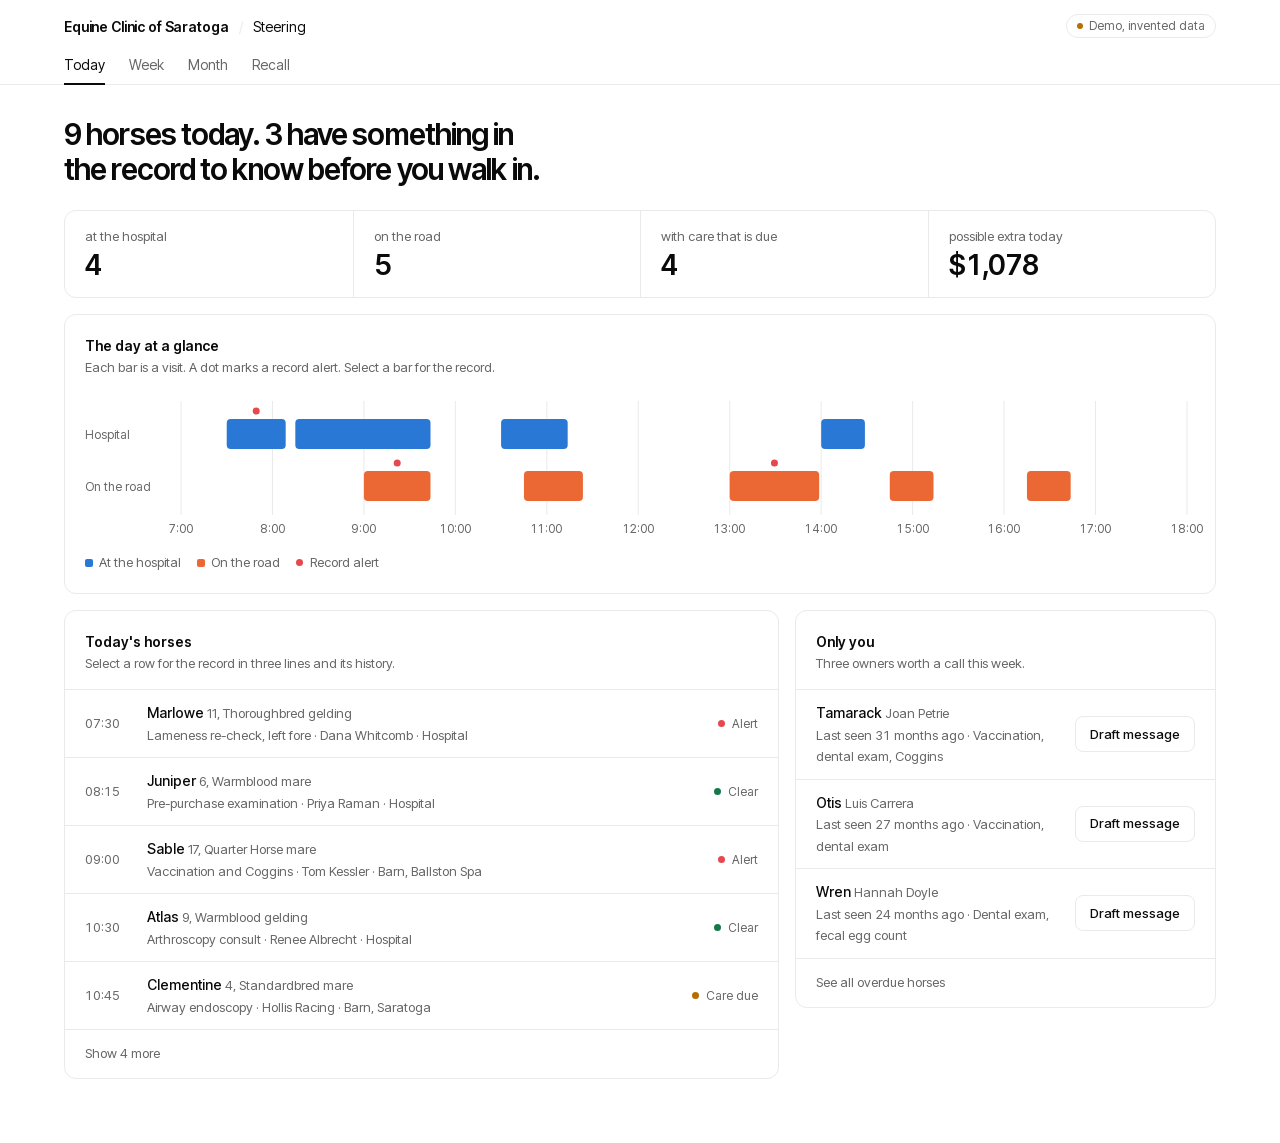
<file: dashboard.html>
<!doctype html>
<html lang="en">
<head>
<meta charset="utf-8">
<meta name="viewport" content="width=device-width, initial-scale=1, viewport-fit=cover">
<title>Steering: Equine Clinic of Saratoga (demo)</title>
<meta name="robots" content="noindex,nofollow">
<link rel="icon" href="data:image/svg+xml,%3Csvg xmlns='http://www.w3.org/2000/svg' viewBox='0 0 32 32'%3E%3Crect width='32' height='32' fill='%2310130F'/%3E%3Ccircle cx='16' cy='16' r='9' fill='none' stroke='%23D2542A' stroke-width='2'/%3E%3C/svg%3E">
<link rel="preload" as="font" type="font/woff2" href="assets/fonts/inter-tight.woff2" crossorigin>
<style>
/* A demo of an internal steering view. Every horse, owner, record and figure on
   this page is invented. Nothing is stored and nothing is sent.
   Look: black on white, one level of thin-bordered containers with rows inside. */
@font-face{font-family:"Inter Tight";font-weight:400 600;font-display:swap;src:url("assets/fonts/inter-tight.woff2") format("woff2")}
:root{
  color-scheme:light;
  --bg:#fff; --sub:#fafafa; --ink:#0a0a0a; --mute:#666; --line:#eaeaea; --field:#fff;
  --signal:#e5484d; --ok:#17794a; --warn:#b76e00;
  /* chart series, fixed order: 1 hospital, 2 on the road, then the revenue parts */
  --s1:#2a78d6; --s2:#eb6834; --s3:#1baf7a; --s4:#eda100; --s5:#e87ba4;
  --f:"Inter Tight",-apple-system,"Segoe UI",sans-serif; --m:var(--f);
  --r:12px;
}
@media (prefers-color-scheme:dark){:root{
  color-scheme:dark;
  --bg:#0a0a0a; --sub:#111; --ink:#ededed; --mute:#a1a1a1; --line:#2a2a2a; --field:#0a0a0a;
  --signal:#ff6369; --ok:#4cc38a; --warn:#f1a10d;
  --s1:#3987e5; --s2:#d95926; --s3:#199e70; --s4:#c98500; --s5:#d55181;
}}
*{box-sizing:border-box}
body{margin:0;background:var(--bg);color:var(--ink);font-family:var(--f);font-size:14px;line-height:1.5;-webkit-font-smoothing:antialiased}
button{font:inherit;color:inherit;background:none;border:0;padding:0;cursor:pointer}
:focus-visible{outline:2px solid var(--ink);outline-offset:2px;border-radius:4px}
.wrap{max-width:1200px;margin-inline:auto;padding-inline:clamp(16px,3vw,24px)}
.small{font-size:13px;color:var(--mute)}
.num{font-family:var(--m);font-variant-numeric:tabular-nums}

/* header: name, then tabs with an underline for the current one */
.head{border-bottom:1px solid var(--line);position:sticky;top:0;background:var(--bg);z-index:10}
.top{display:flex;align-items:center;gap:10px;padding-block:14px 6px;flex-wrap:wrap}
.top b{font-weight:600;letter-spacing:-.01em}
.top .sl{color:var(--line)}
.tag{margin-left:auto;font-size:12px;color:var(--mute);border:1px solid var(--line);border-radius:999px;padding:2px 10px}
.tag i{display:inline-block;width:6px;height:6px;border-radius:50%;background:var(--warn);margin-right:6px;vertical-align:1px}
.views{display:flex;gap:4px;margin-left:-10px}
.views button{padding:0 10px;height:40px;color:var(--mute);position:relative}
.views button:hover{color:var(--ink)}
.views button[aria-selected="true"]{color:var(--ink)}
.views button[aria-selected="true"]::after{content:"";position:absolute;left:10px;right:10px;bottom:-1px;height:2px;background:var(--ink)}

.lead{font-size:clamp(22px,2.6vw,30px);font-weight:600;letter-spacing:-.03em;line-height:1.15;margin:32px 0 0;max-width:34ch;text-wrap:balance}
/* key figures: one container, cells divided by lines */
.kpis{display:grid;grid-template-columns:repeat(3,minmax(0,1fr));border:1px solid var(--line);border-radius:var(--r);margin-top:24px;overflow:hidden}
.kpis div{padding:16px 20px;display:flex;flex-direction:column-reverse;gap:2px}
.kpis div + div{border-left:1px solid var(--line)}
.kpis.k4{grid-template-columns:repeat(4,minmax(0,1fr))}
@media (max-width:720px){.kpis.k4{grid-template-columns:repeat(2,minmax(0,1fr))}.kpis.k4 div:nth-child(3){border-left:0}.kpis.k4 div:nth-child(n+3){border-top:1px solid var(--line)}}
.kpis div b{font-size:28px;font-weight:600;letter-spacing:-.03em;line-height:1.15}
@media (max-width:560px){.kpis div{padding:12px 14px}.kpis div b{font-size:22px}}

/* containers: a thin border, a title row, content. Never one inside another. */
.block,.cols > *,.two > *{border:1px solid var(--line);border-radius:var(--r);padding:20px;background:var(--bg);min-width:0}
.block{margin-top:16px}
.two.block{border:0;padding:0;border-radius:0}
.cols,.two{display:grid;grid-template-columns:minmax(0,1fr);gap:16px;margin-top:16px}
.end,.cols{margin-bottom:64px}
@media (min-width:1000px){
  .cols{grid-template-columns:minmax(0,1.7fr) minmax(0,1fr);align-items:start}
  .two{grid-template-columns:minmax(0,1fr) minmax(0,1fr)}
}
h2{font-size:14px;font-weight:600;margin:0}
.sec-note{margin:2px 0 16px}

/* charts */
.chart{position:relative;width:100%}
.chart svg{display:block;width:100%;height:auto;overflow:visible}
.chart text{font-family:var(--f);font-size:12px;fill:var(--mute)}
.chart text.v{fill:var(--ink)}
.chart text.mono{font-family:var(--m);font-size:12px;font-variant-numeric:tabular-nums}
.chart .grid{stroke:var(--line);stroke-width:1}
.chart .hit{cursor:pointer}
.chart .hit:hover,.chart .hit:focus{opacity:.78;outline:none}
.legend{display:flex;gap:16px;flex-wrap:wrap;margin-top:12px}
.legend i{display:inline-block;width:8px;height:8px;border-radius:2px;margin-right:6px;vertical-align:0}
.tip{position:fixed;z-index:40;pointer-events:none;background:var(--ink);color:var(--bg);font-size:12px;line-height:1.4;padding:6px 10px;border-radius:6px;max-width:260px;opacity:0;transition:opacity .12s;left:0;top:0}
.tip.on{opacity:1}
details.tbl{margin-top:12px}
details.tbl summary{cursor:pointer;font-size:13px;color:var(--mute);min-height:32px}

/* tables and rows share one look: lines between, none around */
table{border-collapse:collapse;width:100%;font-size:13px}
th{color:var(--mute);font-weight:400;text-align:left;padding:8px 16px 8px 0;border-bottom:1px solid var(--line);white-space:nowrap}
td{padding:10px 16px 10px 0;border-bottom:1px solid var(--line);vertical-align:top}
tr:last-child td{border-bottom:0}
td.nw{white-space:nowrap}
.rows{list-style:none;margin:0 -20px -20px;padding:0;border-top:1px solid var(--line)}
.rows > li + li{border-top:1px solid var(--line)}
.row{display:grid;grid-template-columns:48px minmax(0,1fr) auto;gap:14px;align-items:center;width:100%;text-align:left;padding:12px 20px;min-height:48px}
button.row:hover{background:var(--sub)}
.row.two-col{grid-template-columns:minmax(0,1fr) auto}
.row .who b{font-weight:500}
.row .flag{font-size:12px;color:var(--mute);white-space:nowrap}
.dot{display:inline-block;width:7px;height:7px;border-radius:50%;margin-right:7px;vertical-align:1px;background:var(--mute)}
.dot.alert{background:var(--signal)} .dot.due{background:var(--warn)} .dot.ok{background:var(--ok)}
@media (max-width:640px){.row{grid-template-columns:44px minmax(0,1fr)}.row.two-col{grid-template-columns:minmax(0,1fr) auto}.row .flag{grid-column:2;margin-top:-8px}}
.more{margin:0 -20px -20px;padding:4px 20px;border-top:1px solid var(--line)}
.rows + .more{margin-top:20px}
.link{font-size:13px;color:var(--mute);min-height:40px}
.link:hover{color:var(--ink)}
.act,.btn2{display:inline-flex;align-items:center;height:36px;padding:0 14px;border-radius:8px;font-size:13px;font-weight:500;white-space:nowrap}
.act{background:var(--ink);color:var(--bg)}
.act:hover{opacity:.86}
.btn2{border:1px solid var(--line)}
.btn2:hover{background:var(--sub)}
.act:active,.btn2:active{transform:scale(.98)}
.done{color:var(--ok)}

.assume{display:flex;align-items:center;gap:10px;margin-top:16px;flex-wrap:wrap}
.assume input{width:88px;font:inherit;font-family:var(--m);color:inherit;background:var(--field);border:1px solid var(--line);border-radius:8px;padding:0 10px;height:36px}
.meter{height:4px;border-radius:2px;background:var(--line);overflow:hidden;margin-top:14px}
.meter i{display:block;height:100%;background:var(--ink);transition:width .3s}

/* the full record */
.back{display:inline-flex;align-items:center;gap:6px;margin-top:24px;min-height:36px}
.rhead{display:flex;align-items:flex-end;gap:16px;flex-wrap:wrap;margin-top:4px}
.rhead .lead{margin:0}
.rhead .sub{flex-basis:100%;margin:0}
.badges{display:flex;gap:8px;flex-wrap:wrap;margin-left:auto;align-items:center;align-self:center}
.badge{font-size:12px;border:1px solid var(--line);border-radius:999px;padding:3px 10px;white-space:nowrap}
.sum{display:grid;gap:20px}
@media (min-width:800px){.sum{grid-template-columns:repeat(3,minmax(0,1fr))}}
.sum h3{font-size:12px;font-weight:400;color:var(--mute);margin:0 0 6px}
.sum ul,.drawer ul{margin:0;padding:0;list-style:none}
.sum li,.drawer li{padding:2px 0}
.stack{display:grid;gap:16px;border:0!important;padding:0!important;border-radius:0!important}
.stack > div{border:1px solid var(--line);border-radius:var(--r);padding:20px;min-width:0}

/* drawers */
.drawer{position:fixed;inset:0 0 0 auto;width:min(480px,100%);background:var(--bg);border-left:1px solid var(--line);padding:20px;display:flex;flex-direction:column;gap:12px;z-index:20;transform:translateX(100%);transition:transform .26s cubic-bezier(.16,1,.3,1);visibility:hidden;overflow-y:auto}
.drawer.open{transform:none;visibility:visible}
.drawer h2{font-size:20px;letter-spacing:-.02em}
.drawer h3{font-size:12px;font-weight:400;color:var(--mute);margin:12px 0 4px}
.drawer textarea{flex:1;min-height:220px;font:inherit;color:inherit;background:var(--field);border:1px solid var(--line);border-radius:8px;padding:12px;line-height:1.5;resize:none}
.fld{display:grid;gap:4px}
.fld input{font:inherit;font-size:14px;color:var(--ink);background:var(--field);border:1px solid var(--line);border-radius:8px;height:36px;padding:0 10px;width:100%}
.drawer .bar{display:flex;gap:8px;align-items:center;flex-wrap:wrap;margin-top:auto;padding-top:12px}
.toast{position:fixed;left:50%;bottom:24px;transform:translate(-50%,20px);background:var(--ink);color:var(--bg);padding:10px 14px;border-radius:8px;font-size:13px;opacity:0;transition:opacity .2s,transform .2s;z-index:30;display:flex;gap:14px;align-items:center;max-width:calc(100% - 32px);pointer-events:none}
.toast.on{opacity:1;transform:translate(-50%,0);pointer-events:auto}
.toast button{text-decoration:underline;text-underline-offset:3px}
[hidden]{display:none!important}
@media (prefers-reduced-motion:reduce){*{transition:none!important}}
</style>
</head>
<body>

<div class="head"><div class="wrap">
  <header class="top">
    <b>Equine Clinic of Saratoga</b><span class="sl">/</span><span>Steering</span>
    <span class="tag"><i></i>Demo, invented data</span>
  </header>
  <div class="views" role="tablist" aria-label="View">
    <button role="tab" aria-selected="true" data-view="today">Today</button>
    <button role="tab" aria-selected="false" data-view="week">Week</button>
    <button role="tab" aria-selected="false" data-view="month">Month</button>
    <button role="tab" aria-selected="false" data-view="recall">Recall</button>
  </div>
</div></div>

<main class="wrap">

  <section id="v-today">
    <h1 class="lead" id="todayLead"></h1>
    <div class="kpis k4" id="todayKpis"></div>
    <div class="block">
      <h2>The day at a glance</h2>
      <p class="small sec-note">Each bar is a visit. A dot marks a record alert. Select a bar for the record.</p>
      <div class="chart" id="dayChart"></div>
      <div class="legend small"><span><i style="background:var(--s1)"></i>At the hospital</span><span><i style="background:var(--s2)"></i>On the road</span><span><span class="dot alert"></span>Record alert</span></div>
    </div>
    <div class="cols">
      <div>
        <h2>Today's horses</h2>
        <p class="small sec-note">Select a row for the record in three lines and its history.</p>
        <ul class="rows" id="todayRows"></ul>
        <p class="more"><button class="link" id="todayMore"></button></p>
      </div>
      <aside>
        <h2>Only you</h2>
        <p class="small sec-note">Three owners worth a call this week.</p>
        <ul class="rows" id="sideRows"></ul>
        <p class="more"><button class="link" data-go="recall">See all overdue horses</button></p>
      </aside>
    </div>
  </section>

  <section id="v-week" hidden>
    <h1 class="lead" id="weekLead"></h1>
    <div class="kpis" id="weekKpis"></div>
    <div class="two block end">
      <div>
        <h2>Visits per day</h2>
        <p class="small sec-note">The dashed line is the capacity of twelve visits a day.</p>
        <div class="chart" id="weekChart"></div>
        <div class="legend small"><span><i style="background:var(--s1)"></i>At the hospital</span><span><i style="background:var(--s2)"></i>On the road</span></div>
        <details class="tbl"><summary>Show as a table</summary><div id="weekTable"></div></details>
      </div>
      <div>
        <h2>What fills the week</h2>
        <p class="small sec-note">Visits by reason.</p>
        <div class="chart" id="reasonChart"></div>
      </div>
    </div>
  </section>

  <section id="v-month" hidden>
    <h1 class="lead" id="monthLead"></h1>
    <div class="kpis" id="monthKpis"></div>
    <div class="two block">
      <div>
        <h2 id="calTitle"></h2>
        <p class="small sec-note">Darker means more visits that day.</p>
        <div class="chart" id="calChart"></div>
      </div>
      <div>
        <h2>Visits per month, last twelve months</h2>
        <p class="small sec-note">Full months only.</p>
        <div class="chart" id="trendChart"></div>
        <details class="tbl"><summary>Show as a table</summary><div id="trendTable"></div></details>
      </div>
    </div>
    <div class="block end">
      <h2>Where the revenue comes from</h2>
      <p class="small sec-note">Share of the last twelve months. Routine care is the part a recall list can grow.</p>
      <div class="chart" id="mixChart"></div>
      <div class="legend small" id="mixLegend"></div>
    </div>
  </section>

  <section id="v-recall" hidden>
    <h1 class="lead" id="recallLead"></h1>
    <label class="assume small">Assumed value of a routine visit, in dollars
      <input id="visitValue" type="number" min="0" step="10" value="180" inputmode="numeric">
      <span>Your own figure goes here.</span></label>
    <div class="kpis" id="recallKpis"></div>
    <div class="meter" aria-hidden="true"><i id="recallMeter" style="width:0"></i></div>
    <div class="cols">
      <div>
        <h2>Not seen for a year or more</h2>
        <p class="small sec-note">Longest gap first. The message is a draft for you to change.</p>
        <ul class="rows" id="recallRows"></ul>
        <p class="more"><button class="link" id="recallMore"></button></p>
      </div>
      <aside>
        <h2>How long they have been away</h2>
        <p class="small sec-note">Horses still to contact, by months since the last visit.</p>
        <div class="chart" id="gapChart"></div>
      </aside>
    </div>
  </section>

  <section id="v-record" hidden>
    <button class="link back" data-go="today">&larr; Back to today</button>
    <div class="rhead">
      <h1 class="lead" id="fullName"></h1>
      <div class="badges" id="fullBadges"></div>
      <button class="act" data-owner="full">Message owner</button>
      <p class="small sub" id="fullSub"></p>
    </div>
    <div class="block"><div class="sum" id="fullSum"></div></div>
    <div class="cols">
      <div>
        <h2>Visits</h2>
        <p class="small sec-note">Newest first, last two years.</p>
        <div id="fullVisits"></div>
      </div>
      <aside class="stack">
        <div>
          <h2>From Saratoga Horse Rx</h2>
          <p class="small sec-note">Examples. The vet decides what is offered, the prices are placeholders.</p>
          <div id="fullShop"></div>
        </div>
        <div>
          <h2>Preventive care</h2>
          <p class="small sec-note">Due after twelve months. The practice sets the intervals.</p>
          <div id="fullCare"></div>
        </div>
        <div>
          <h2>Weight</h2>
          <p class="small sec-note" id="fullWeightNote"></p>
          <div class="chart" id="fullWeight"></div>
        </div>
      </aside>
    </div>
  </section>
</main>

<aside class="drawer" id="recDrawer" aria-label="Record" aria-hidden="true">
  <div><h2 id="recTitle"></h2><p class="small" id="recSub" style="margin:2px 0 0"></p></div>
  <div id="recBody"></div>
  <div><h3>History, last two years</h3><div class="chart" id="recChart"></div></div>
  <div class="bar"><button class="act" data-full="1">Open the full record</button><button class="btn2" data-owner="1">Message owner</button><button class="btn2" data-close="1">Close</button></div>
</aside>
<aside class="drawer" id="msgDrawer" aria-label="Draft message" aria-hidden="true">
  <div><h2 id="msgTitle"></h2><p class="small" id="msgSub" style="margin:2px 0 0"></p></div>
  <label class="fld small">To<input id="msgTo" type="email" autocomplete="off"></label>
  <label class="fld small">Subject<input id="msgSubject" type="text"></label>
  <textarea id="msgText" aria-label="Message"></textarea>
  <div class="bar"><button class="act" id="msgMail">Open in mail app</button><button class="btn2" id="msgSend">Mark as sent</button><button class="btn2" data-close="1">Close</button></div>
  <p class="small" style="margin:0">Opens your own mail program with this draft, ready to send. The address is a demo address, so change it before you send.</p>
</aside>
<div class="tip" id="tip" role="tooltip"></div>
<div class="toast" id="toast" role="status"><span id="toastMsg"></span><button id="toastUndo" hidden>Undo</button></div>

<script>
(function () {
"use strict";
var $ = function (id) { return document.getElementById(id); };

/* ---------- invented data ---------- */
/* t start, len minutes, h horse, d description, o owner, at place, why reason,
   rec record in three lines, al alerts, add care that is due,
   hist [months ago, what happened] */
var TODAY = [
  { t: "07:30", len: 40, h: "Marlowe", d: "11, Thoroughbred gelding", o: "Dana Whitcomb", at: "Hospital", why: "Lameness re-check, left fore",
    rec: ["Suspensory injury found on ultrasound in August.", "Six weeks of controlled exercise since.", "Last scan showed the lesion filling in."],
    al: ["Needed a second dose to sedate at the last scan."], add: ["Dental exam: the last one was 19 months ago."],
    hist: [[19, "Dental exam"], [11, "Vaccination"], [3, "Ultrasound: suspensory injury"], [1.5, "Re-scan"]] },
  { t: "08:15", len: 90, h: "Juniper", d: "6, Warmblood mare", o: "Priya Raman", at: "Hospital", why: "Pre-purchase examination",
    rec: ["New to the practice.", "Seller's radiographs from 2025 are on file.", "Buyer wants full imaging."], al: [], add: [],
    hist: [[0.2, "Radiographs received from seller"]] },
  { t: "09:00", len: 45, h: "Sable", d: "17, Quarter Horse mare", o: "Tom Kessler", at: "Barn, Ballston Spa", why: "Vaccination and Coggins",
    rec: ["Colic surgery here in March 2025, full recovery.", "On a managed diet since.", "No visits between May and today."],
    al: ["Colic surgery in 2025. Ask about feed changes."], add: ["Fecal egg count: none on record this year."],
    hist: [[20, "Colic surgery"], [19, "Post-operative re-check"], [12, "Vaccination"], [6, "Dental exam"]] },
  { t: "10:30", len: 45, h: "Atlas", d: "9, Warmblood gelding", o: "Renee Albrecht", at: "Hospital", why: "Arthroscopy consult",
    rec: ["Right hock effusion since September.", "Radiographs taken two weeks ago.", "Referred by the owner's own vet."], al: [], add: [],
    hist: [[2, "Referral received"], [0.5, "Radiographs, right hock"]] },
  { t: "10:45", len: 40, h: "Clementine", d: "4, Standardbred mare", o: "Hollis Racing", at: "Barn, Saratoga", why: "Airway endoscopy",
    rec: ["Noise at exercise reported by the trainer.", "First scope in June was normal.", "Racing again in three weeks."],
    al: [], add: ["Coggins expires in 3 weeks."],
    hist: [[11, "Coggins"], [5, "Airway endoscopy: normal"], [4, "Vaccination"]] },
  { t: "13:00", len: 60, h: "Birch", d: "22, Morgan gelding", o: "Eleanor Voss", at: "Barn, Greenfield", why: "Dentistry",
    rec: ["Seen every spring since 2019.", "Weight down slightly at the last two visits.", "Bloodwork last run in 2024."],
    al: ["Weight trending down for two visits."], add: ["Bloodwork: the last panel is two years old."],
    hist: [[24, "Bloodwork"], [19, "Dental exam"], [7, "Dental exam, weight down"], [1, "Vaccination, weight down"]] },
  { t: "14:00", len: 30, h: "Rook", d: "8, Thoroughbred gelding", o: "Dana Whitcomb", at: "Hospital", why: "Follow-up radiographs",
    rec: ["Chip removed from the left carpus in July.", "Back in light work since October.", "Twelve-week films are due now."], al: [], add: [],
    hist: [[5, "Lameness work-up"], [4, "Arthroscopy, left carpus"], [3.5, "Suture removal"], [1, "Back in light work"]] },
  { t: "14:45", len: 30, h: "Fennel", d: "13, Paint mare", o: "Marcus Oyelaran", at: "Barn, Malta", why: "Wound re-check",
    rec: ["Laceration to the right hind, sutured nine days ago.", "Bandage changed twice by the owner.", "Sutures due out this week."], al: [], add: [],
    hist: [[14, "Vaccination"], [8, "Dental exam"], [0.3, "Laceration sutured"]] },
  { t: "16:15", len: 30, h: "Quill", d: "5, Arabian gelding", o: "Sofia Lindqvist", at: "Barn, Wilton", why: "Vaccination",
    rec: ["Routine care only.", "Moved to this barn in the summer.", "Nothing outstanding."], al: [], add: [],
    hist: [[13, "Vaccination"], [7, "Dental exam"]] }
];
/* horse -> [product, why it fits, example price]. Examples only: the vet decides what is offered. */
var SHOP = {
  Marlowe: [["Cold therapy wraps, pair", "Tendon rehab: icing after each exercise session", 85]],
  Sable: [["Slow-feed hay net", "Managed diet since the colic surgery", 40]],
  Clementine: [["Electrolyte paste, 6 doses", "Racing again in three weeks", 48]],
  Birch: [["Senior feed balancer, 30 days", "22 years old, weight down for two visits", 55]],
  Rook: [["Joint supplement, 60 days", "Back in work after carpal arthroscopy", 95]],
  Fennel: [["Bandage kit", "Two more bandage changes before the sutures come out", 35]]
};
function shopFor(v) { return SHOP[v.h] || []; }
function visitValue() { return Math.max(0, parseFloat($("visitValue").value) || 0); }
/* due care at the assumed visit value, plus the pharmacy examples */
function extraToday() {
  return TODAY.reduce(function (a, v) { return a + v.add.length * visitValue() + shopFor(v).reduce(function (x, p) { return x + p[2]; }, 0); }, 0);
}
var RECALL = [
  ["Tamarack", "Joan Petrie", 31, "Vaccination, dental exam, Coggins"], ["Otis", "Luis Carrera", 27, "Vaccination, dental exam"],
  ["Wren", "Hannah Doyle", 24, "Dental exam, fecal egg count"], ["Bramble", "Greg Tanaka", 22, "Vaccination, Coggins"],
  ["Halcyon", "Ines Moreau", 20, "Re-check after 2024 tendon injury"], ["Pepper", "Carl Nystrom", 19, "Vaccination, dental exam"],
  ["Sorrel", "Amy Brandt", 18, "Dental exam"], ["Kite", "Owen Farrell", 17, "Vaccination, Coggins"],
  ["Mosby", "Tessa Quinn", 16, "Vaccination"], ["Larkin", "Ruth Adeyemi", 15, "Dental exam, bloodwork"],
  ["Dune", "Paul Sorensen", 15, "Vaccination, fecal egg count"], ["Ember", "Kira Novak", 14, "Vaccination, dental exam"],
  ["Thistle", "Ben Aldous", 14, "Coggins"], ["Rye", "Nora Castell", 13, "Vaccination"],
  ["Indigo", "Sam Whitlow", 13, "Dental exam"], ["Cricket", "Maya Hartz", 12, "Vaccination, dental exam"],
  ["Ash", "Dean Mulroy", 12, "Vaccination"], ["Poppy", "Lena Fischer", 12, "Fecal egg count"]
].map(function (r) { return { h: r[0], o: r[1], m: r[2], due: r[3], sent: false }; });
var CAPACITY = 12, DAYS = ["Mon", "Tue", "Wed", "Thu", "Fri", "Sat", "Sun"],
    DAYNAMES = ["Monday", "Tuesday", "Wednesday", "Thursday", "Friday", "Saturday", "Sunday"];
var WEEK_H = [5, 4, 6, 7, 5, 2, 1], WEEK_R = [4, 3, 5, 5, 3, 2, 1];      /* hospital, on the road */
var REASONS = [["Routine care", 19], ["Lameness", 11], ["Dentistry", 8], ["Imaging", 6], ["Surgery", 4], ["Emergency", 3]];
var TREND = [168, 172, 181, 176, 195, 210, 224, 236, 241, 228, 219, 233];   /* twelve full months, oldest first */
var MIX = [["Surgery", 27], ["Routine care", 26], ["Lameness and imaging", 24], ["Emergency", 14], ["Pharmacy", 9]];
var NOW = new Date(), DOW = (NOW.getDay() + 6) % 7;
if (DOW < 5) {            /* the week agrees with the Today view */
  WEEK_H[DOW] = TODAY.filter(function (v) { return v.at === "Hospital"; }).length;
  WEEK_R[DOW] = TODAY.length - WEEK_H[DOW];
}

/* ---------- helpers ---------- */
var esc = function (s) { return String(s).replace(/[&<>"]/g, function (c) { return { "&": "&amp;", "<": "&lt;", ">": "&gt;", '"': "&quot;" }[c]; }); };
var money = function (n) { return "$" + Math.round(n).toLocaleString("en-US"); };
var plural = function (n, one, many) { return n + " " + (n === 1 ? one : many); };
var sum = function (a) { return a.reduce(function (x, y) { return x + y; }, 0); };
var mins = function (t) { var p = t.split(":"); return +p[0] * 60 + +p[1]; };
var MONTHS = ["Jan", "Feb", "Mar", "Apr", "May", "Jun", "Jul", "Aug", "Sep", "Oct", "Nov", "Dec"];
var MONTHS_LONG = ["January", "February", "March", "April", "May", "June", "July", "August", "September", "October", "November", "December"];
var toastT = null;
function toast(msg, undo) {
  $("toastMsg").textContent = msg;
  var u = $("toastUndo"); u.hidden = !undo;
  u.onclick = function () { if (undo) undo(); $("toast").classList.remove("on"); };
  $("toast").classList.add("on");
  clearTimeout(toastT);
  toastT = setTimeout(function () { $("toast").classList.remove("on"); }, 5000);
}
/* draw into a chart host at its real pixel width, so type never scales down */
function svg(host, h, body) {
  var w = Math.max(280, Math.round(host.clientWidth || 600));
  var inner = body(w);
  if (typeof inner !== "string") { h = inner.h; inner = inner.o; }
  host.innerHTML = '<svg viewBox="0 0 ' + w + " " + h + '" width="' + w + '" height="' + h + '" role="img">' + inner + "</svg>";
}
var SHOW = 5;

/* ---------- today ---------- */
var todayAll = false;
function drawDay() {
  svg($("dayChart"), 148, function (w) {
    var L = w < 520 ? 4 : 96, R = 8, from = 7 * 60, to = 18 * 60, x = function (m) { return L + (m - from) / (to - from) * (w - L - R); };
    var lanes = [["Hospital", 26, "var(--s1)"], ["On the road", 78, "var(--s2)"]], o = "";
    for (var hr = 7; hr <= 18; hr += (w < 520 ? 2 : 1)) {
      o += '<line class="grid" x1="' + x(hr * 60) + '" x2="' + x(hr * 60) + '" y1="8" y2="122"/>' +
           '<text class="mono" x="' + x(hr * 60) + '" y="140" text-anchor="middle">' + hr + ":00</text>";
    }
    if (L > 10) lanes.forEach(function (l) { o += '<text x="0" y="' + (l[1] + 20) + '">' + l[0] + "</text>"; });
    TODAY.forEach(function (v, i) {
      var l = lanes[v.at === "Hospital" ? 0 : 1], x0 = x(mins(v.t)), bw = Math.max(10, x(mins(v.t) + v.len) - x0 - 2);
      o += '<g class="hit" tabindex="0" role="button" data-rec="' + i + '" data-tip="' + esc(v.t + " · " + v.h + " · " + v.why) + '" aria-label="' + esc(v.t + ", " + v.h + ", " + v.why) + '">' +
        '<rect x="' + x0 + '" y="' + l[1] + '" width="' + bw + '" height="30" rx="4" fill="' + l[2] + '"/>' +
        '<rect x="' + x0 + '" y="' + (l[1] - 6) + '" width="' + Math.max(bw, 24) + '" height="44" fill="transparent"/>' +
        (v.al.length ? '<circle cx="' + (x0 + bw / 2) + '" cy="' + (l[1] - 8) + '" r="4.5" fill="var(--signal)" stroke="var(--bg)" stroke-width="2"/>' : "") +
        "</g>";
    });
    var n = NOW.getHours() * 60 + NOW.getMinutes();
    if (n > from && n < to) o += '<line x1="' + x(n) + '" x2="' + x(n) + '" y1="2" y2="122" stroke="var(--ink)" stroke-width="1.5"/><text class="v" x="' + (x(n) + 6) + '" y="10">now</text>';
    return o;
  });
}
function renderToday() {
  var alerts = TODAY.filter(function (v) { return v.al.length; }).length;
  var adds = TODAY.filter(function (v) { return v.add.length; }).length;
  var road = TODAY.filter(function (v) { return v.at !== "Hospital"; }).length;
  $("todayLead").textContent = plural(TODAY.length, "horse", "horses") + " today. " +
    plural(alerts, "has", "have") + " something in the record to know before you walk in.";
  $("todayKpis").innerHTML =
    '<div><b class="num">' + (TODAY.length - road) + '</b><span class="small">at the hospital</span></div>' +
    '<div><b class="num">' + road + '</b><span class="small">on the road</span></div>' +
    '<div><b class="num">' + adds + '</b><span class="small">with care that is due</span></div>' +
    '<div><b class="num">' + money(extraToday()) + '</b><span class="small">possible extra today</span></div>';
  drawDay();
  var list = todayAll ? TODAY : TODAY.slice(0, SHOW);
  $("todayRows").innerHTML = list.map(function (v, i) {
    var flag = v.al.length ? '<span class="dot alert"></span>Alert' : v.add.length ? '<span class="dot due"></span>Care due' : '<span class="dot ok"></span>Clear';
    return '<li><button class="row" data-rec="' + i + '">' +
      '<span class="num small">' + v.t + '</span>' +
      '<span class="who"><b>' + esc(v.h) + '</b> <span class="small">' + esc(v.d) + '</span><br>' +
      '<span class="small">' + esc(v.why) + " · " + esc(v.o) + " · " + esc(v.at) + '</span></span>' +
      '<span class="flag">' + flag + '</span></button></li>';
  }).join("");
  $("todayMore").textContent = todayAll ? "Show fewer" : "Show " + (TODAY.length - SHOW) + " more";
}
$("todayMore").addEventListener("click", function () { todayAll = !todayAll; renderToday(); });

function shopList(v) {
  var sh = shopFor(v);
  return sh.length ? "<table>" + sh.map(function (p) { return "<tr><td>" + esc(p[0]) + '<br><span class="small">' + esc(p[1]) + '</span></td><td class="nw num" style="text-align:right;padding-right:0">' + money(p[2]) + "</td></tr>"; }).join("") + "</table>" : '<p class="small" style="margin:0">Nothing suggested for this horse.</p>';
}
/* the record: three lines, what to know, what is due, and the history as a line of events */
function openRecord(i) {
  recAt = i;
  var v = TODAY[i], ul = function (a, cls) { return "<ul>" + a.map(function (x) { return "<li>" + (cls ? '<span class="dot ' + cls + '"></span>' : "") + esc(x) + "</li>"; }).join("") + "</ul>"; };
  $("recTitle").textContent = v.h;
  $("recSub").textContent = v.d + " · " + v.o + " · " + v.t + ", " + v.why;
  $("recBody").innerHTML = "<h3>The record in three lines</h3>" + ul(v.rec) +
    (v.al.length ? "<h3>Know before you walk in</h3>" + ul(v.al, "alert") : "") +
    (v.add.length ? "<h3>Worth mentioning, because it is due</h3>" + ul(v.add, "due") : "") +
    (shopFor(v).length ? "<h3>From the pharmacy, as an example</h3>" + shopList(v) : "");
  openDrawer("recDrawer");
  var ev = v.hist.slice().sort(function (a, b) { return b[0] - a[0]; });
  svg($("recChart"), 44 + ev.length * 26, function (w) {
    var L = 6, R = 6, x = function (m) { return L + (24 - Math.min(24, m)) / 24 * (w - L - R); }, o = "";
    o += '<line class="grid" x1="' + L + '" x2="' + (w - R) + '" y1="14" y2="14"/>';
    [24, 12, 0].forEach(function (m) {
      o += '<text class="mono" x="' + x(m) + '" y="' + (40 + ev.length * 26) + '" text-anchor="' + (m === 24 ? "start" : m === 0 ? "end" : "middle") + '">' + (m ? m + " months ago" : "today") + "</text>";
    });
    ev.forEach(function (e, k) {
      var cx = x(e[0]), y = 38 + k * 26, right = cx > w * 0.55;
      o += '<line class="grid" x1="' + cx + '" x2="' + cx + '" y1="14" y2="' + (y - 4) + '"/>' +
        '<circle cx="' + cx + '" cy="14" r="5" fill="var(--s1)" stroke="var(--bg)" stroke-width="2"/>' +
        '<text class="v" x="' + (right ? cx - 8 : cx + 8) + '" y="' + y + '" text-anchor="' + (right ? "end" : "start") + '">' + esc(e[1]) + "</text>";
    });
    return o;
  });
}

/* ---------- the full record ---------- */
var recAt = 0, full = 0;
var NOTES = {
  "Dental exam": "Routine float. No sharp points left, no loose teeth.",
  "Vaccination": "Core vaccines given. No reaction reported.",
  "Coggins": "Blood drawn, result negative.",
  "Bloodwork": "Full panel. Values within the normal range.",
  "Colic surgery": "Exploratory celiotomy. Recovered from anaesthesia without incident.",
  "Post-operative re-check": "Incision healing well. Feed plan adjusted.",
  "Ultrasound: suspensory injury": "Lesion in the left fore suspensory. Controlled exercise started.",
  "Re-scan": "Lesion filling in. Exercise plan extended by four weeks.",
  "Radiographs received from seller": "Set of 2025 films added to the file.",
  "Referral received": "History and images sent ahead by the referring practice.",
  "Radiographs, right hock": "Effusion confirmed. Arthroscopy discussed with the owner.",
  "Airway endoscopy: normal": "No abnormality at rest.",
  "Dental exam, weight down": "Routine float. Weight down against the spring visit.",
  "Vaccination, weight down": "Core vaccines given. Weight down again, bloodwork advised.",
  "Lameness work-up": "Blocks localised the pain to the left carpus.",
  "Arthroscopy, left carpus": "Chip fragment removed. One night in hospital.",
  "Suture removal": "Portals healed.",
  "Back in light work": "Sound at the walk and trot in hand.",
  "Laceration sutured": "Right hind, cleaned and closed. Bandage plan given."
};
var WEIGHTS = [[1085, 1090, 1080, 1088, 1084], [1210, 1214, 1208, 1212, 1215], [1150, 1128, 1140, 1146, 1149], [1290, 1286, 1294, 1288, 1291],
  [982, 978, 985, 980, 984], [1010, 1005, 1000, 978, 961], [1120, 1124, 1118, 1110, 1116], [1060, 1064, 1058, 1062, 1061], [930, 934, 928, 932, 935]];
var CARE = ["Vaccination", "Dental exam", "Coggins", "Fecal egg count", "Bloodwork"];
function when(m) { var d = new Date(NOW.getTime() - m * 30.4 * 864e5); return MONTHS[d.getMonth()] + " " + d.getFullYear(); }
function renderRecord() {
  var v = TODAY[full], ul = function (a, cls) { return a.length ? "<ul>" + a.map(function (x) { return "<li>" + (cls ? '<span class="dot ' + cls + '"></span>' : "") + esc(x) + "</li>"; }).join("") + "</ul>" : '<p class="small" style="margin:0">Nothing.</p>'; };
  $("fullName").textContent = v.h;
  $("fullSub").textContent = v.d + " · " + v.o + " · today " + v.t + ", " + v.why + " · " + v.at;
  $("fullBadges").innerHTML = (v.al.length ? '<span class="badge"><span class="dot alert"></span>' + plural(v.al.length, "alert", "alerts") + "</span>" : "") +
    (v.add.length ? '<span class="badge"><span class="dot due"></span>Care due</span>' : "") +
    (!v.al.length && !v.add.length ? '<span class="badge"><span class="dot ok"></span>Clear</span>' : "");
  $("fullSum").innerHTML = "<div><h3>The record in three lines</h3>" + ul(v.rec) + "</div>" +
    "<div><h3>Know before you walk in</h3>" + ul(v.al, "alert") + "</div>" +
    "<div><h3>Worth mentioning, because it is due</h3>" + ul(v.add, "due") + "</div>";
  $("fullShop").innerHTML = shopList(v);
  var ev = v.hist.slice().sort(function (a, b) { return a[0] - b[0]; });
  $("fullVisits").innerHTML = "<table><tr><th>When</th><th>What</th><th>Note</th></tr>" +
    '<tr><td class="nw num">Today</td><td>' + esc(v.why) + '</td><td class="small">Booked for ' + v.t + ".</td></tr>" +
    ev.map(function (e) { return '<tr><td class="nw num">' + when(e[0]) + "</td><td>" + esc(e[1]) + '</td><td class="small">' + esc(NOTES[e[1]] || "") + "</td></tr>"; }).join("") + "</table>";
  $("fullCare").innerHTML = "<table>" + CARE.map(function (c) {
    var hit = ev.filter(function (e) { return e[1].indexOf(c) === 0; })[0];
    var st = !hit ? ["due", "Not on record"] : hit[0] > 12 ? ["alert", "Overdue"] : hit[0] >= 10 ? ["due", "Due soon"] : ["ok", "Up to date"];
    return "<tr><td>" + c + '</td><td class="small nw">' + (hit ? when(hit[0]) : "") + '</td><td class="nw"><span class="dot ' + st[0] + '"></span>' + st[1] + "</td></tr>";
  }).join("") + "</table>";
  var ws = WEIGHTS[full], diff = ws[4] - ws[0];
  $("fullWeightNote").textContent = Math.abs(diff) < 15 ? "Steady over two years, in pounds." : (diff < 0 ? "Down " : "Up ") + Math.abs(diff) + " pounds over two years.";
  svg($("fullWeight"), 150, function (w) {
    var L = 6, R = 44, top = 14, base = 112, lo = Math.min.apply(null, ws) - 20, hi = Math.max.apply(null, ws) + 20,
        x = function (i) { return L + i / 4 * (w - L - R); }, y = function (n) { return base - (n - lo) / (hi - lo) * (base - top); }, o = "";
    o += '<line class="grid" x1="0" x2="' + w + '" y1="' + base + '" y2="' + base + '"/>';
    o += '<polyline fill="none" stroke="var(--s1)" stroke-width="2" stroke-linejoin="round" points="' + ws.map(function (n, i) { return x(i) + "," + y(n); }).join(" ") + '"/>';
    ws.forEach(function (n, i) {
      var m = 24 - i * 6;
      o += '<g class="hit" tabindex="0" data-tip="' + (m ? when(m) : "Last visit") + ": " + n + ' lb"><circle cx="' + x(i) + '" cy="' + y(n) + '" r="' + (i === 4 ? 5 : 3.5) + '" fill="var(--s1)" stroke="var(--bg)" stroke-width="2"/>' +
        '<rect x="' + (x(i) - 16) + '" y="0" width="32" height="' + base + '" fill="transparent"/></g>';
    });
    o += '<text class="v" x="' + (x(4) + 10) + '" y="' + (y(ws[4]) + 4) + '">' + ws[4] + "</text>" +
      '<text x="' + L + '" y="134">' + when(24) + '</text><text x="' + x(4) + '" y="134" text-anchor="middle">now</text>';
    return o;
  });
}

/* ---------- week ---------- */
function renderWeek() {
  var tot = WEEK_H.map(function (h, i) { return h + WEEK_R[i]; }), total = sum(tot);
  var free = sum(tot.slice(0, 5).map(function (n) { return Math.max(0, CAPACITY - n); }));
  var busy = tot.indexOf(Math.max.apply(null, tot)), calm = tot.slice(0, 5).indexOf(Math.min.apply(null, tot.slice(0, 5)));
  var open = RECALL.filter(function (r) { return !r.sent; }).length;
  $("weekLead").textContent = total + " visits this week. " + DAYNAMES[busy] + " is the busiest day, " + DAYNAMES[calm] + " has the most room.";
  $("weekKpis").innerHTML =
    '<div><b class="num">' + total + '</b><span class="small">visits booked</span></div>' +
    '<div><b class="num">' + free + '</b><span class="small">open slots, Monday to Friday</span></div>' +
    '<div><b class="num">' + open + '</b><span class="small">overdue horses to fill them</span></div>';
  svg($("weekChart"), 250, function (w) {
    var top = 26, base = 214, max = 14, band = w / 7, bw = Math.min(46, band * 0.56),
        y = function (n) { return base - n / max * (base - top); }, o = "";
    o += '<line class="grid" x1="0" x2="' + w + '" y1="' + base + '" y2="' + base + '"/>';
    tot.forEach(function (n, i) {
      var cx = band * i + band / 2, x0 = cx - bw / 2, yh = y(WEEK_H[i]), yt = y(n);
      o += '<g class="hit" tabindex="0" data-tip="' + DAYNAMES[i] + ": " + WEEK_H[i] + " at the hospital, " + WEEK_R[i] + ' on the road">' +
        '<rect x="' + x0 + '" y="' + yh + '" width="' + bw + '" height="' + Math.max(0, base - yh) + '" fill="var(--s1)"/>' +
        '<path d="M' + x0 + " " + (yh - 2) + "V" + (yt + 4) + "a4 4 0 0 1 4-4h" + (bw - 8) + "a4 4 0 0 1 4 4V" + (yh - 2) + 'Z" fill="var(--s2)"/>' +
        '<rect x="' + (cx - band / 2) + '" y="' + top + '" width="' + band + '" height="' + (base - top) + '" fill="transparent"/></g>' +
        '<text class="v" x="' + cx + '" y="' + (yt - 7) + '" text-anchor="middle">' + n + "</text>" +
        '<text x="' + cx + '" y="' + (base + 20) + '" text-anchor="middle"' + (i === DOW ? ' class="v"' : "") + ">" + DAYS[i] + "</text>";
    });
    o += '<line x1="0" x2="' + w + '" y1="' + y(CAPACITY) + '" y2="' + y(CAPACITY) + '" stroke="var(--ink)" stroke-width="1" stroke-dasharray="3 4"/>';
    return o;
  });
  $("weekTable").innerHTML = "<table><tr><th>Day</th><th>Hospital</th><th>On the road</th><th>Total</th></tr>" +
    tot.map(function (n, i) { return "<tr><td>" + DAYNAMES[i] + '</td><td class="num">' + WEEK_H[i] + '</td><td class="num">' + WEEK_R[i] + '</td><td class="num">' + n + "</td></tr>"; }).join("") + "</table>";
  hbars($("reasonChart"), REASONS, "visits");
}
/* horizontal bars, one hue: the length is the message */
function hbars(host, data, unit) {
  svg(host, data.length * 34 + 4, function (w) {
    var L = Math.min(150, w * 0.42), max = Math.max(1, Math.max.apply(null, data.map(function (d) { return d[1]; }))), o = "";
    data.forEach(function (d, i) {
      var y = i * 34 + 6, bw = Math.max(6, d[1] / max * (w - L - 40));
      o += '<text class="v" x="0" y="' + (y + 15) + '">' + esc(d[0]) + "</text>" +
        '<g class="hit" tabindex="0" data-tip="' + esc(d[0] + ": " + d[1] + " " + unit) + '">' +
        (d[1] ? '<path d="M' + L + " " + y + "h" + (bw - 4) + "a4 4 0 0 1 4 4v12a4 4 0 0 1-4 4h-" + (bw - 4) + 'Z" fill="var(--s1)"/>' : "") +
        '<rect x="0" y="' + (y - 6) + '" width="' + w + '" height="32" fill="transparent"/></g>' +
        '<text class="v mono" x="' + (L + (d[1] ? bw : 0) + 8) + '" y="' + (y + 15) + '">' + d[1] + "</text>";
    });
    return o;
  });
}

/* ---------- month ---------- */
function dayCount(d) {         /* stable invented load: weekdays busy, weekends thin */
  var wd = (new Date(NOW.getFullYear(), NOW.getMonth(), d).getDay() + 6) % 7, r = (d * 37 + 11) % 6;
  return wd === 6 ? r % 3 : wd === 5 ? 2 + r % 3 : 7 + r;
}
function renderMonth() {
  var y = NOW.getFullYear(), m = NOW.getMonth(), today = NOW.getDate(), dim = new Date(y, m + 1, 0).getDate();
  var soFar = TODAY.length; for (var d = 1; d < today; d++) soFar += dayCount(d);
  var last = TREND[11], prev = TREND[10], pct = Math.round((last - prev) / prev * 100);
  var lastName = MONTHS_LONG[(m + 11) % 12];
  $("monthLead").textContent = soFar + " visits so far in " + MONTHS_LONG[m] + ". " + lastName + " closed at " + last + ", " +
    Math.abs(pct) + " percent " + (pct >= 0 ? "above" : "below") + " the month before.";
  $("monthKpis").innerHTML =
    '<div><b class="num">' + soFar + '</b><span class="small">visits this month</span></div>' +
    '<div><b class="num">' + last + '</b><span class="small">visits in ' + lastName + '</span></div>' +
    '<div><b class="num">' + Math.round(sum(TREND) / 12) + '</b><span class="small">a month, twelve-month average</span></div>';
  $("calTitle").textContent = MONTHS_LONG[m] + " " + y;
  svg($("calChart"), 0, function (w) {
    var gap = 4, cell = Math.min(72, (w - 6 * gap) / 7), ch = Math.round(cell * 0.7), off = (new Date(y, m, 1).getDay() + 6) % 7, o = "";
    DAYS.forEach(function (n, i) { o += '<text x="' + (i * (cell + gap) + cell / 2) + '" y="12" text-anchor="middle">' + n + "</text>"; });
    for (var k = 1; k <= dim; k++) {
      var c = (off + k - 1) % 7, r = Math.floor((off + k - 1) / 7), x0 = c * (cell + gap), y0 = 22 + r * (ch + gap);
      var n = k === today ? TODAY.length : dayCount(k), past = k <= today, op = 0.12 + Math.min(1, n / 12) * 0.88, dark = past && op > 0.55;
      o += '<g class="hit" tabindex="0" data-tip="' + MONTHS[m] + " " + k + ": " + plural(n, "visit", "visits") + (past ? "" : " booked so far") + '">' +
        '<rect x="' + x0 + '" y="' + y0 + '" width="' + cell + '" height="' + ch + '" rx="4" fill="' + (past ? "var(--s1)" : "transparent") + '" fill-opacity="' + (past ? op.toFixed(2) : 1) + '" stroke="' + (k === today ? "var(--ink)" : past ? "none" : "var(--line)") + '" stroke-width="' + (k === today ? 2 : 1) + '"/>' +
        '<text class="mono' + (dark ? "" : " v") + '" x="' + (x0 + 6) + '" y="' + (y0 + 15) + '"' + (dark ? ' style="fill:#fff"' : "") + ">" + k + "</text></g>";
    }
    return { o: o, h: 22 + Math.ceil((off + dim) / 7) * (ch + gap) };
  });

  var labels = TREND.map(function (_, i) { return MONTHS[(m - 12 + i + 24) % 12]; });
  svg($("trendChart"), 230, function (w) {
    var L = 34, R = 44, top = 18, base = 190, lo = 140, hi = 260,
        x = function (i) { return L + i / 11 * (w - L - R); }, yv = function (v) { return base - (v - lo) / (hi - lo) * (base - top); }, o = "";
    [150, 200, 250].forEach(function (g) { o += '<line class="grid" x1="' + L + '" x2="' + (w - R) + '" y1="' + yv(g) + '" y2="' + yv(g) + '"/><text class="mono" x="0" y="' + (yv(g) + 4) + '">' + g + "</text>"; });
    o += '<polyline fill="none" stroke="var(--s1)" stroke-width="2" stroke-linejoin="round" points="' + TREND.map(function (v, i) { return x(i) + "," + yv(v); }).join(" ") + '"/>';
    TREND.forEach(function (v, i) {
      o += '<g class="hit" tabindex="0" data-tip="' + labels[i] + ": " + v + ' visits"><circle cx="' + x(i) + '" cy="' + yv(v) + '" r="' + (i === 11 ? 5 : 3.5) + '" fill="var(--s1)" stroke="var(--bg)" stroke-width="2"/>' +
        '<rect x="' + (x(i) - 14) + '" y="' + top + '" width="28" height="' + (base - top) + '" fill="transparent"/></g>';
      if (i % (w < 420 ? 3 : 2) === 1) o += '<text x="' + x(i) + '" y="' + (base + 22) + '" text-anchor="middle">' + labels[i] + "</text>";
    });
    o += '<text class="v" x="' + (x(11) + 10) + '" y="' + (yv(TREND[11]) + 4) + '">' + TREND[11] + "</text>";
    return o;
  });
  $("trendTable").innerHTML = "<table><tr><th>Month</th><th>Visits</th></tr>" + TREND.map(function (v, i) { return "<tr><td>" + labels[i] + '</td><td class="num">' + v + "</td></tr>"; }).join("") + "</table>";

  var cols = ["var(--s1)", "var(--s2)", "var(--s3)", "var(--s4)", "var(--s5)"];
  svg($("mixChart"), 46, function (w) {
    var x0 = 0, o = "", gap = 2, usable = w - gap * (MIX.length - 1);
    MIX.forEach(function (p, i) {
      var bw = p[1] / 100 * usable;
      o += '<g class="hit" tabindex="0" data-tip="' + esc(p[0] + ": " + p[1] + " percent") + '"><rect x="' + x0 + '" y="0" width="' + bw + '" height="26" rx="3" fill="' + cols[i] + '"/></g>' +
        (bw > 34 ? '<text class="v mono" x="' + x0 + '" y="43">' + p[1] + "%</text>" : "");
      x0 += bw + gap;
    });
    return o;
  });
  $("mixLegend").innerHTML = MIX.map(function (p, i) { return '<span><i style="background:' + cols[i] + '"></i>' + esc(p[0]) + ' <span class="num">' + p[1] + "%</span></span>"; }).join("");
}

/* ---------- recall ---------- */
var recallAll = false, cur = null;
function recallRow(r) {
  var i = RECALL.indexOf(r);
  return '<li><div class="row two-col"><span class="who"><b>' + esc(r.h) + '</b> <span class="small">' + esc(r.o) + '</span><br>' +
    '<span class="small">Last seen <span class="num">' + r.m + '</span> months ago · ' + esc(r.due) + '</span></span>' +
    (r.sent ? '<span class="small done">Contacted</span>' : '<button class="btn2" data-draft="' + i + '">Draft message</button>') + "</div></li>";
}
function renderRecall() {
  var open = RECALL.filter(function (r) { return !r.sent; }), sent = RECALL.length - open.length;
  var v = Math.max(0, parseFloat($("visitValue").value) || 0);
  $("recallLead").textContent = open.length
    ? plural(open.length, "horse is", "horses are") + " overdue for routine care. Seeing them all is worth about " + money(open.length * v) + "."
    : "Nobody is overdue. Every owner on the list has been contacted.";
  $("recallKpis").innerHTML =
    '<div><b class="num">' + open.length + '</b><span class="small">still to contact</span></div>' +
    '<div><b class="num">' + sent + '</b><span class="small">contacted</span></div>' +
    '<div><b class="num">' + money(sent * v) + '</b><span class="small">in visits asked for</span></div>';
  $("recallMeter").style.width = (sent / RECALL.length * 100) + "%";
  $("recallRows").innerHTML = (recallAll ? RECALL : RECALL.slice(0, SHOW)).map(recallRow).join("");
  $("sideRows").innerHTML = RECALL.slice(0, 3).map(recallRow).join("");
  $("recallMore").textContent = recallAll ? "Show fewer" : "Show " + (RECALL.length - SHOW) + " more";
  var bins = [["12 to 14 months", 12, 14], ["15 to 18 months", 15, 18], ["19 to 24 months", 19, 24], ["Over two years", 25, 999]];
  if (!$("v-recall").hidden) hbars($("gapChart"), bins.map(function (b) { return [b[0], open.filter(function (r) { return r.m >= b[1] && r.m <= b[2]; }).length]; }), "horses");
}
var SIGN = "\n\nIf you have questions, call the office on 518-584-1633.\n\nEquine Clinic of Saratoga";
function compose(owner, sub, subject, body, onSent, onUndo) {
  cur = { o: owner, onSent: onSent, onUndo: onUndo };
  $("msgTitle").textContent = "Message to " + owner;
  $("msgSub").textContent = sub;
  $("msgTo").value = owner.toLowerCase().replace(/[^a-z ]/g, "").trim().replace(/ +/g, ".") + "@example.com";
  $("msgSubject").value = subject;
  $("msgText").value = body;
  openDrawer("msgDrawer"); $("msgText").focus();
}
/* an overdue horse: a reminder */
function draft(i) {
  var r = RECALL[i];
  compose(r.o, r.h + " · last seen " + r.m + " months ago", r.h + ": time for a check-up",
    "Hello " + r.o.split(" ")[0] + ",\n\nit has been a while since we last saw " + r.h +
    ". Our records show the following is due: " + r.due.charAt(0).toLowerCase() + r.due.slice(1) +
    ".\n\nIf you would like us to come out or to bring " + r.h + " in, we will find a time that suits you." + SIGN,
    function () { r.sent = true; renderRecall(); }, function () { r.sent = false; renderRecall(); });
}
/* a horse seen today: what is due and what the pharmacy can add */
function draftOwner(i) {
  var v = TODAY[i], sh = shopFor(v), body = "Hello " + v.o.split(" ")[0] + ",\n\nthank you for having us see " + v.h + " today.";
  if (v.add.length) body += "\n\nWhile we had the record open we noticed:\n" + v.add.map(function (x) { return "- " + x; }).join("\n") + "\nWe can do this at the next visit, or sooner if you prefer.";
  if (sh.length) body += "\n\nFrom our pharmacy, Saratoga Horse Rx, this may help:\n" + sh.map(function (p) { return "- " + p[0] + " (" + money(p[2]) + "): " + p[1].charAt(0).toLowerCase() + p[1].slice(1); }).join("\n") + "\nReply to this message and we will put it on the truck.";
  if (!v.add.length && !sh.length) body += "\n\nNothing is outstanding. We will be in touch when the next routine visit is due.";
  compose(v.o, v.h + " · seen today", v.h + ": after today's visit", body + SIGN, null, null);
}
function openDrawer(id) { closeDrawers(); $(id).classList.add("open"); $(id).setAttribute("aria-hidden", "false"); }
function closeDrawers() { ["recDrawer", "msgDrawer"].forEach(function (id) { $(id).classList.remove("open"); $(id).setAttribute("aria-hidden", "true"); }); }
function markSent(how) {
  var c = cur; if (!c) return;
  if (c.onSent) c.onSent();
  closeDrawers();
  toast(how + " " + c.o + ".", c.onUndo);
}
$("msgSend").addEventListener("click", function () { markSent("Marked as sent to"); });
$("msgMail").addEventListener("click", function () {
  var url = "mailto:" + encodeURIComponent($("msgTo").value.trim()) + "?subject=" + encodeURIComponent($("msgSubject").value) + "&body=" + encodeURIComponent($("msgText").value);
  window.location.href = url;
  markSent("Draft handed to your mail app for");
});
$("recallMore").addEventListener("click", function () { recallAll = !recallAll; renderRecall(); });
$("visitValue").addEventListener("input", renderRecall);

/* ---------- shared clicks, keys, tooltip ---------- */
function act(e) {
  var t = e.target;
  if (t.closest("[data-full]")) { closeDrawers(); full = recAt; show("record"); return true; }
  if (t.closest("[data-close]")) { closeDrawers(); return true; }
  var ow = t.closest("[data-owner]"); if (ow) { draftOwner(ow.getAttribute("data-owner") === "full" ? full : recAt); return true; }
  var d = t.closest("[data-draft]"); if (d) { draft(+d.getAttribute("data-draft")); return true; }
  var r = t.closest("[data-rec]"); if (r) { openRecord(+r.getAttribute("data-rec")); return true; }
  var g = t.closest("[data-go]"); if (g) { show(g.getAttribute("data-go")); return true; }
  return false;
}
document.addEventListener("click", act);
document.addEventListener("keydown", function (e) {
  if (e.key === "Escape") closeDrawers();
  if ((e.key === "Enter" || e.key === " ") && e.target.closest && e.target.closest("g[data-rec]")) { e.preventDefault(); act(e); }
});
var tip = $("tip");
function showTip(el, x, y) {
  tip.textContent = el.getAttribute("data-tip");
  tip.classList.add("on");
  var tw = tip.offsetWidth, left = Math.max(8, Math.min(window.innerWidth - tw - 8, x - tw / 2));
  tip.style.left = left + "px"; tip.style.top = Math.max(8, y - tip.offsetHeight - 14) + "px";
}
document.addEventListener("pointermove", function (e) {
  var el = e.target.closest ? e.target.closest("[data-tip]") : null;
  if (el) showTip(el, e.clientX, e.clientY); else tip.classList.remove("on");
});
document.addEventListener("focusin", function (e) {
  var el = e.target.closest ? e.target.closest("[data-tip]") : null;
  if (el) { var r = el.getBoundingClientRect(); showTip(el, r.left + r.width / 2, r.top); } else tip.classList.remove("on");
});

/* ---------- views ---------- */
var RENDER = { today: renderToday, week: renderWeek, month: renderMonth, recall: renderRecall, record: renderRecord }, view = "today";
function show(v) {
  view = v; closeDrawers();
  Object.keys(RENDER).forEach(function (k) { $("v-" + k).hidden = k !== v; });
  [].forEach.call(document.querySelectorAll(".views button"), function (b) { b.setAttribute("aria-selected", b.getAttribute("data-view") === v ? "true" : "false"); });
  RENDER[v]();                   /* charts are drawn at the visible width */
  window.scrollTo(0, 0);
}
document.querySelector(".views").addEventListener("click", function (e) { var b = e.target.closest("button"); if (b) show(b.getAttribute("data-view")); });
var rt = null;
window.addEventListener("resize", function () { clearTimeout(rt); rt = setTimeout(function () { RENDER[view](); }, 120); });

renderRecall(); renderToday();
})();
</script>
</body>
</html>
</file>
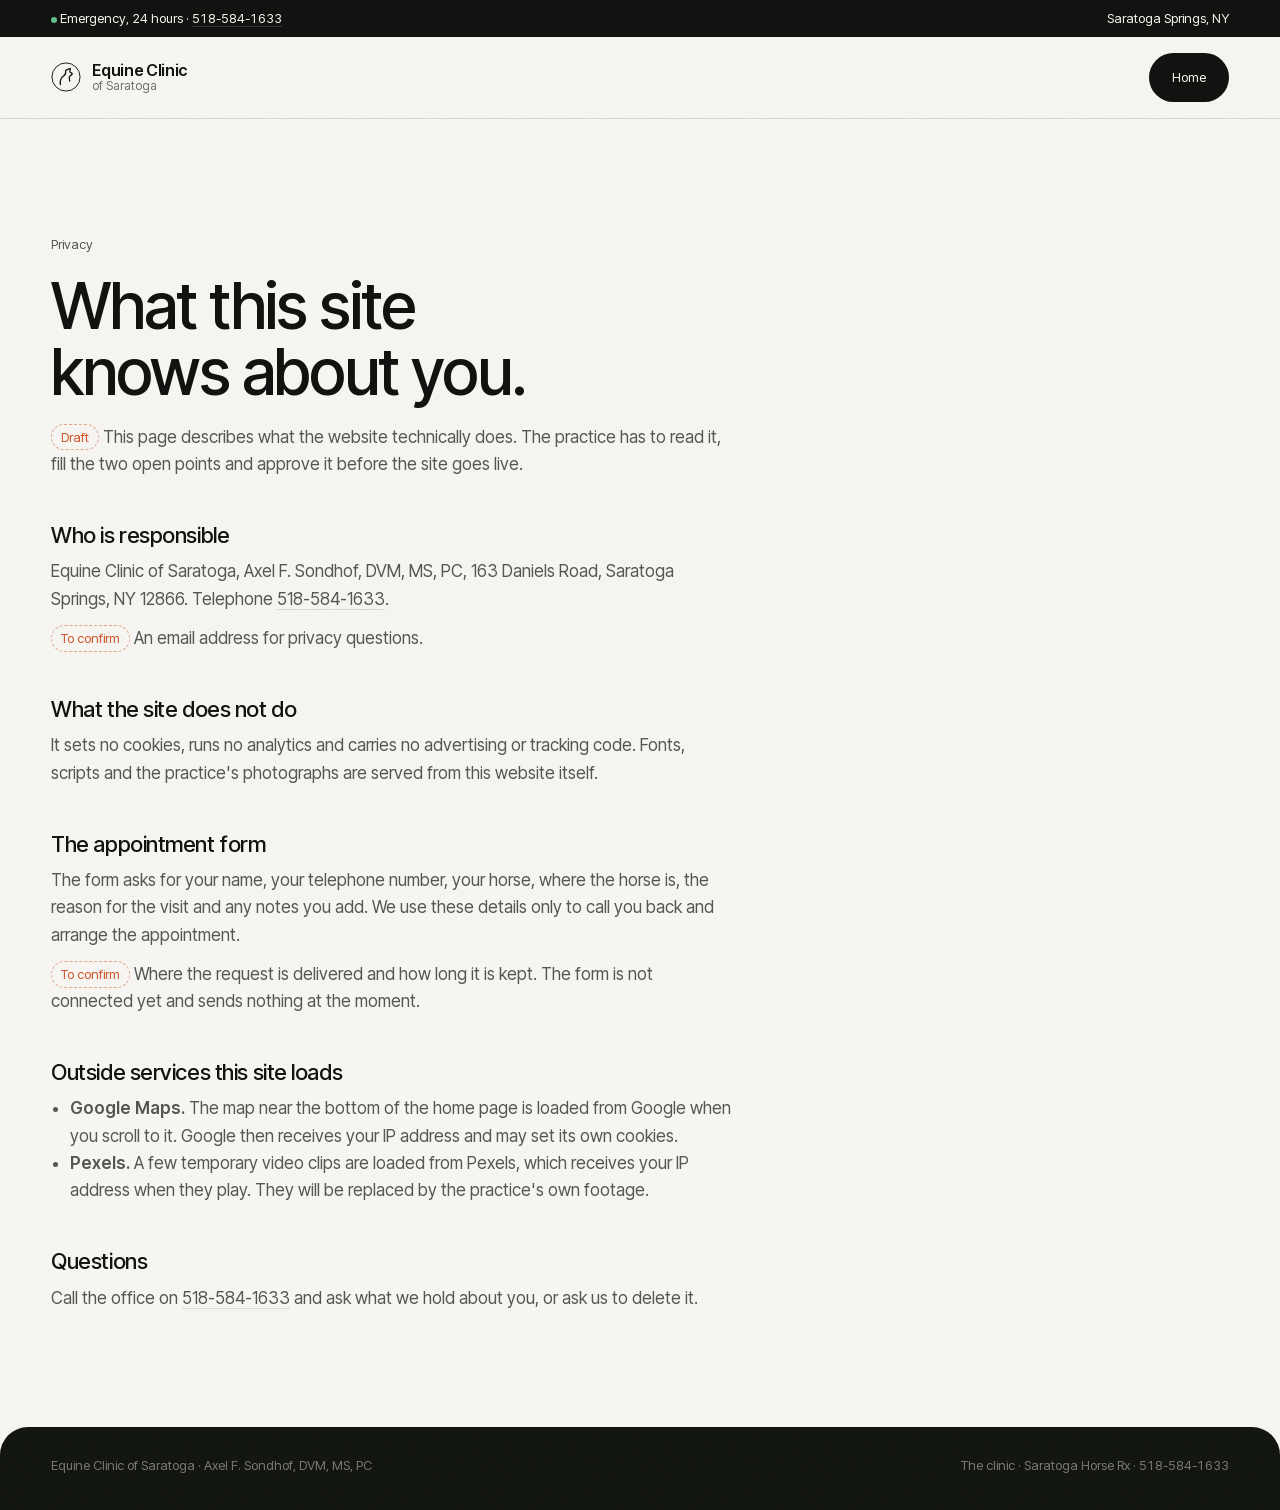
<file: privacy.html>
<!doctype html>
<html lang="en">
<head>
<meta charset="utf-8">
<meta name="viewport" content="width=device-width, initial-scale=1, viewport-fit=cover">
<title>Privacy: Equine Clinic of Saratoga</title>
<meta name="description" content="What this website collects, what it does not, and which outside services it loads.">
<meta name="robots" content="noindex">
<link rel="icon" href="data:image/svg+xml,%3Csvg xmlns='http://www.w3.org/2000/svg' viewBox='0 0 32 32'%3E%3Crect width='32' height='32' fill='%2310130F'/%3E%3Ccircle cx='16' cy='16' r='9' fill='none' stroke='%23D2542A' stroke-width='2'/%3E%3C/svg%3E">
<meta name="theme-color" content="#10130F">
<link rel="preload" as="font" type="font/woff2" href="assets/fonts/inter-tight.woff2" crossorigin>
<link rel="stylesheet" href="assets/css/site.css">
</head>
<body>
<a class="skip" href="#main">Skip to content</a>

<div class="util">
  <div class="wrap mono">
    <div><span class="live"><i></i></span> Emergency, 24 hours &middot; <a href="tel:+15185841633">518-584-1633</a></div>
    <div>Saratoga Springs, NY</div>
  </div>
</div>

<header class="nav stuck">
  <div class="wrap">
    <a class="brand" href="index.html" aria-label="Equine Clinic of Saratoga, home">
      <svg class="mk" viewBox="0 0 32 32" fill="none" aria-hidden="true">
        <circle cx="16" cy="16" r="15" stroke="currentColor"/>
        <path d="M10 24c-.6-4.6.9-7.6 3.6-9.4 1.7-1.1 2.3-2.6 2-4.2-.2-.9.3-1.6 1.1-2l3-1.3c.6-.2 1.1.2.9.8l-.5 1.8c-.2.6.1 1 .6 1.3l1.4.7c.6.3.7 1 .2 1.5l-2 1.7c-.6.5-.9 1.2-.8 2l.4 3.4" stroke="currentColor" stroke-width="1.4" stroke-linecap="round" stroke-linejoin="round"/>
      </svg>
      <span class="wm"><b>Equine Clinic</b><span>of Saratoga</span></span>
    </a>
    <a class="btn btn-ink" href="index.html" style="margin-left:auto;display:inline-flex">Home</a>
  </div>
</header>

<main id="main">
<section class="sheetblock" style="border-radius:0">
  <div class="wrap">
    <div class="prose">
      <p class="mono eyebrow">Privacy</p>
      <h1>What this site knows about you.</h1>
      <p><span class="todo">Draft</span> This page describes what the website technically does. The practice has to read it, fill the two open points and approve it before the site goes live.</p>

      <h2>Who is responsible</h2>
      <p>Equine Clinic of Saratoga, Axel F. Sondhof, DVM, MS, PC, 163 Daniels Road, Saratoga Springs, NY 12866. Telephone <a href="tel:+15185841633">518-584-1633</a>.</p>
      <p><span class="todo">To confirm</span> An email address for privacy questions.</p>

      <h2>What the site does not do</h2>
      <p>It sets no cookies, runs no analytics and carries no advertising or tracking code. Fonts, scripts and the practice's photographs are served from this website itself.</p>

      <h2>The appointment form</h2>
      <p>The form asks for your name, your telephone number, your horse, where the horse is, the reason for the visit and any notes you add. We use these details only to call you back and arrange the appointment.</p>
      <p><span class="todo">To confirm</span> Where the request is delivered and how long it is kept. The form is not connected yet and sends nothing at the moment.</p>

      <h2>Outside services this site loads</h2>
      <ul>
        <li><b>Google Maps.</b> The map near the bottom of the home page is loaded from Google when you scroll to it. Google then receives your IP address and may set its own cookies.</li>
        <li><b>Pexels.</b> A few temporary video clips are loaded from Pexels, which receives your IP address when they play. They will be replaced by the practice's own footage.</li>
      </ul>

      <h2>Questions</h2>
      <p>Call the office on <a href="tel:+15185841633">518-584-1633</a> and ask what we hold about you, or ask us to delete it.</p>
    </div>
  </div>
</section>
</main>

<section class="sheetblock on-ink" style="padding-block:28px 34px">
  <div class="wrap">
    <div class="foot mono" style="margin-top:0;border-top:0;padding-top:0">
      <div>Equine Clinic of Saratoga &middot; Axel F. Sondhof, DVM, MS, PC</div>
      <div><a href="index.html">The clinic</a> · <a href="rx.html">Saratoga Horse Rx</a> · <a href="tel:+15185841633">518-584-1633</a></div>
    </div>
  </div>
</section>
</body>
</html>
</file>
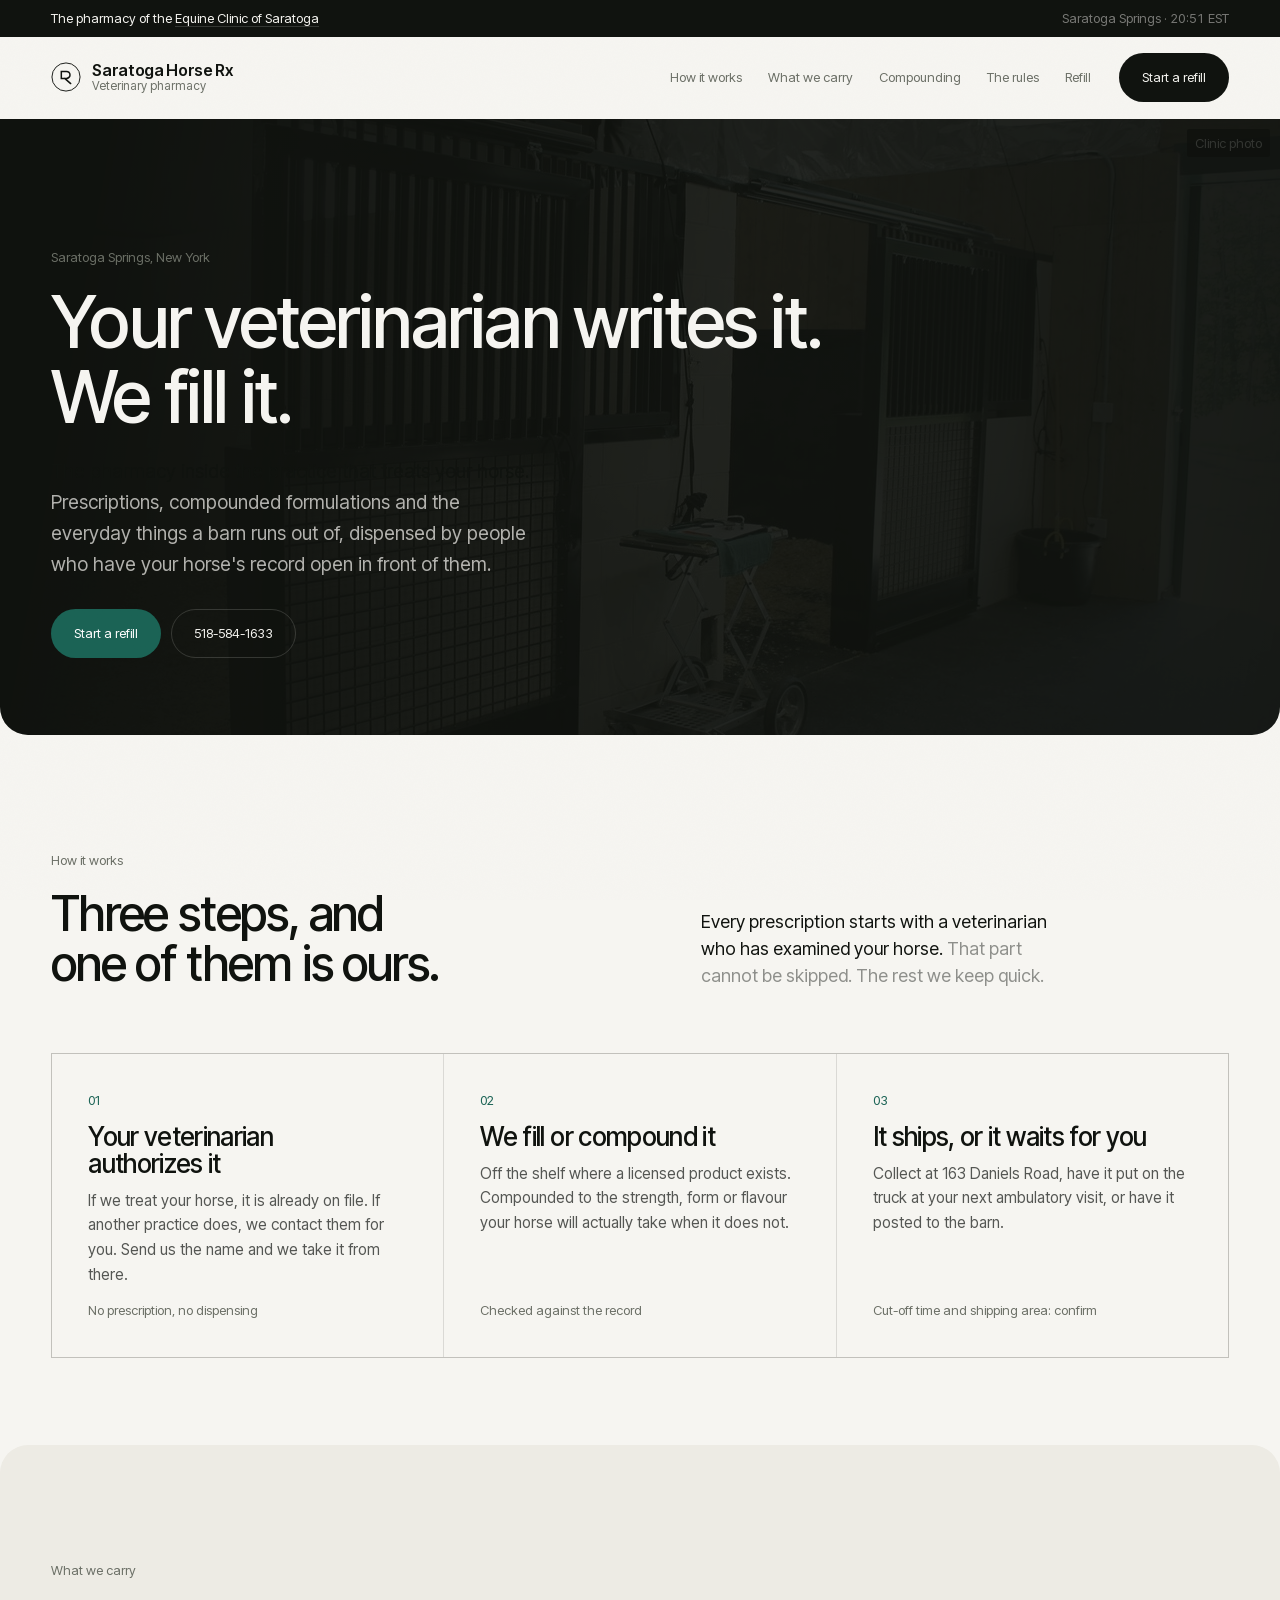
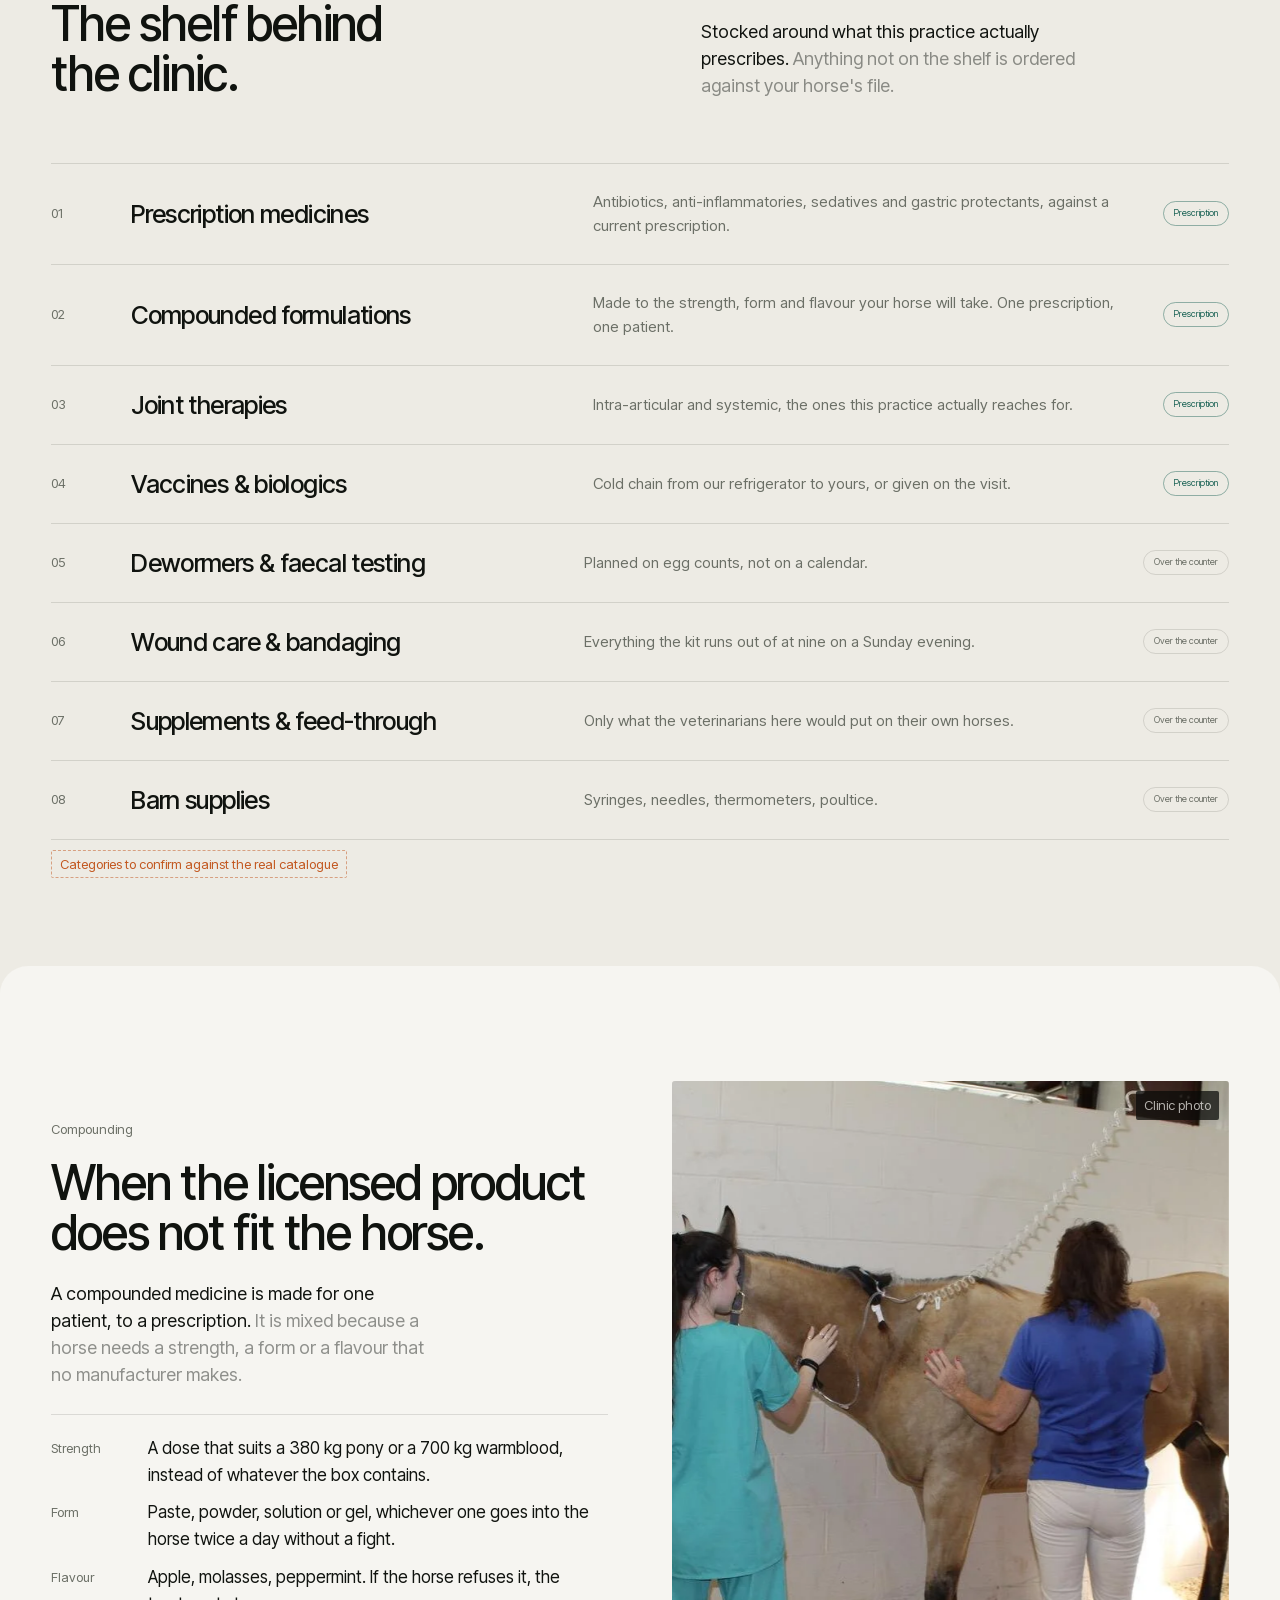
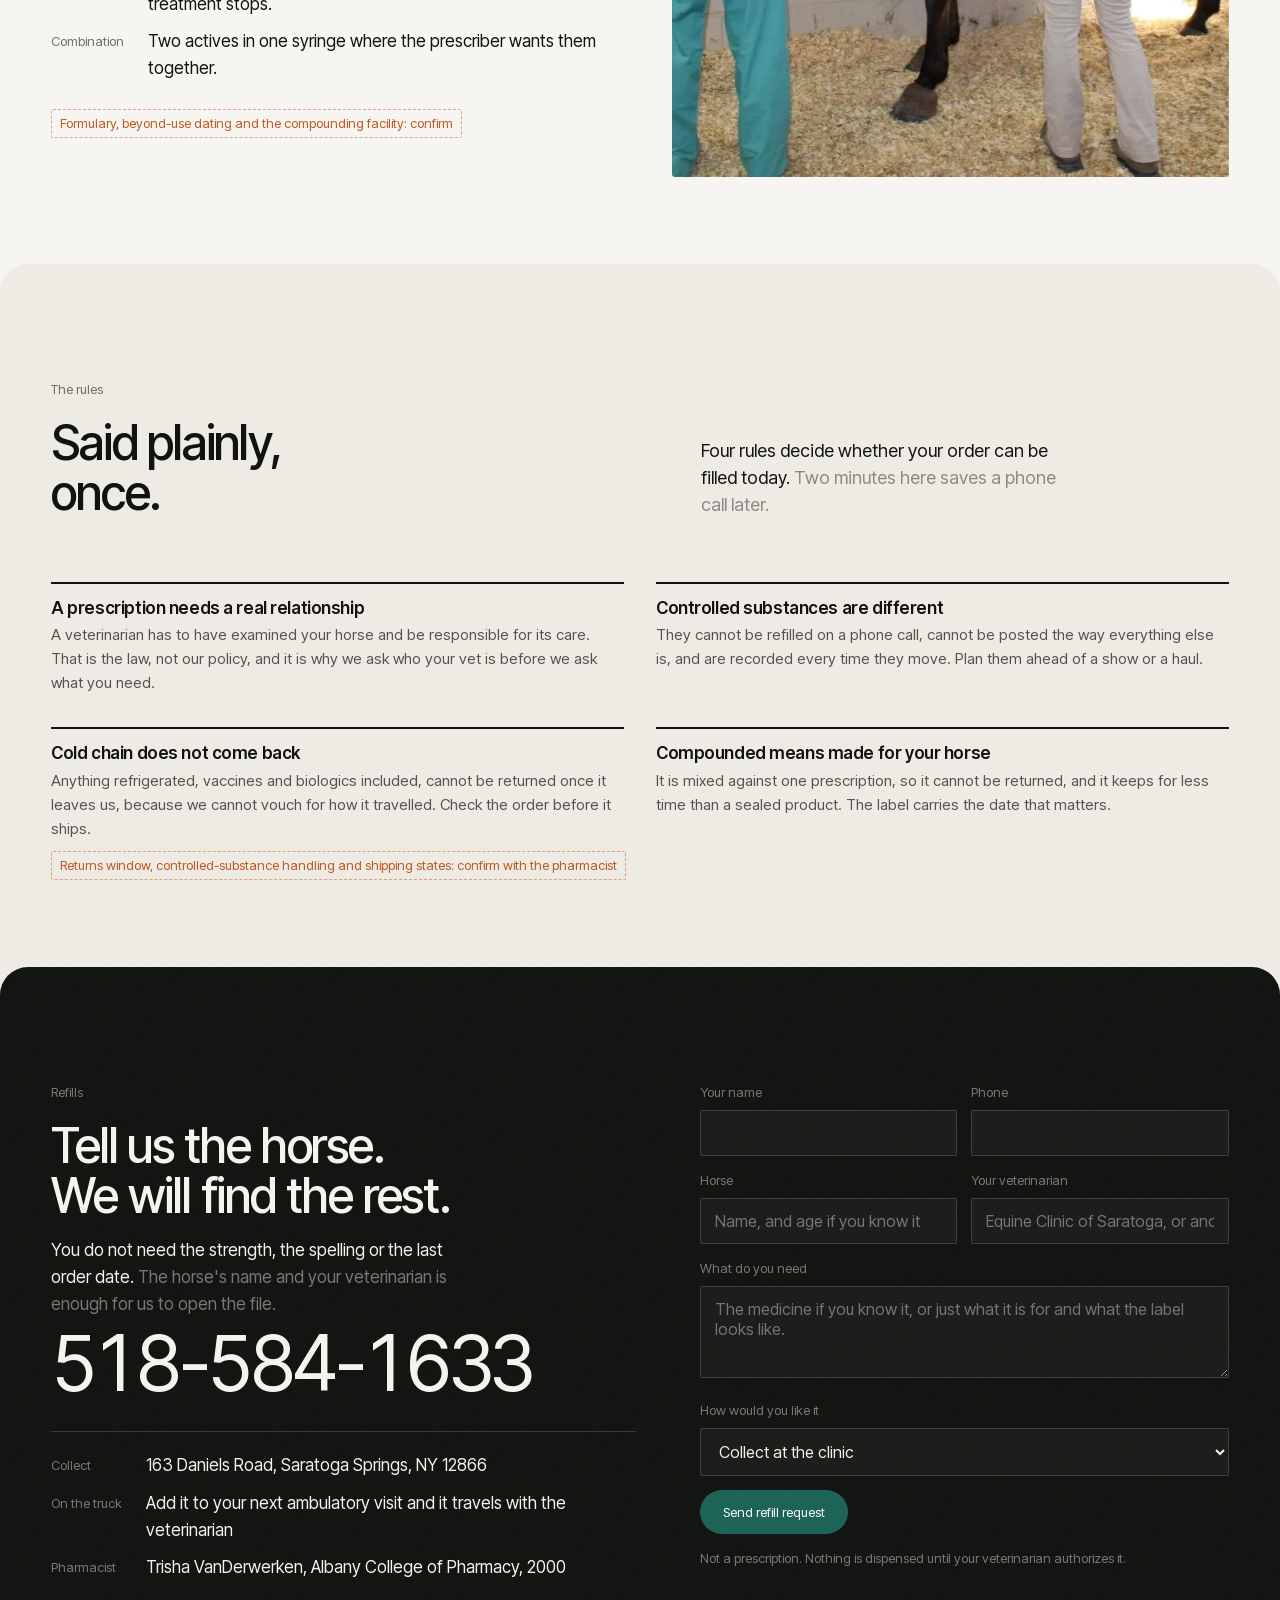
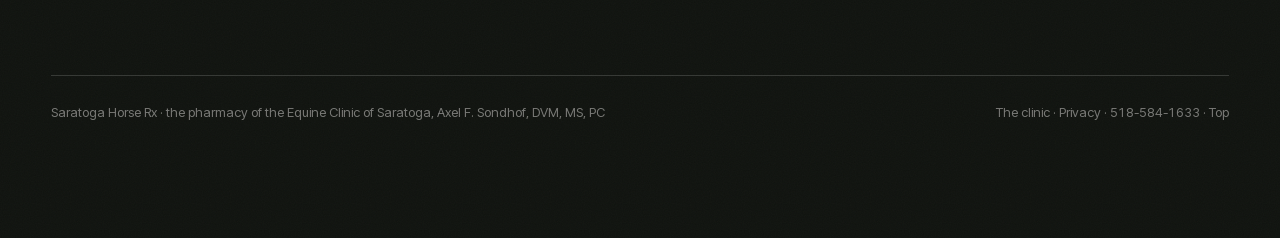
<file: rx.html>
<!doctype html>
<html lang="en">
<head>
<meta charset="utf-8">
<meta name="robots" content="noindex,nofollow">
<meta name="viewport" content="width=device-width, initial-scale=1, viewport-fit=cover">
<title>Saratoga Horse Rx: the pharmacy of the Equine Clinic of Saratoga</title>
<meta name="description" content="The veterinary pharmacy of the Equine Clinic of Saratoga. Prescriptions, compounded formulations and barn supplies, filled by the people who treat your horse.">
<link rel="icon" href="data:image/svg+xml,%3Csvg xmlns='http://www.w3.org/2000/svg' viewBox='0 0 32 32'%3E%3Crect width='32' height='32' fill='%2310130F'/%3E%3Cpath d='M11 10h6a4 4 0 0 1 0 8h-6V10zm4 8 6 6' stroke='%231B6355' stroke-width='2.4' fill='none'/%3E%3C/svg%3E">
<!-- share card: what WhatsApp, iMessage and Slack show for a pasted link -->
<meta property="og:type" content="website">
<meta property="og:site_name" content="Equine Clinic of Saratoga">
<meta property="og:title" content="Saratoga Horse Rx">
<meta property="og:description" content="The pharmacy of the Equine Clinic of Saratoga. Prescriptions and compounded formulations, filled by the people who treat your horse.">
<meta property="og:image" content="https://www.equineclinicofsaratoga.com/assets/media/share.jpg">
<meta property="og:image:width" content="1200">
<meta property="og:image:height" content="630">
<meta property="og:url" content="https://www.equineclinicofsaratoga.com/rx.html">
<meta name="twitter:card" content="summary_large_image">
<meta name="theme-color" content="#10130F">
<link rel="preload" as="font" type="font/woff2" href="assets/fonts/inter-tight.woff2" crossorigin>
<link rel="stylesheet" href="assets/css/site.css">
<link rel="stylesheet" href="assets/css/rx.css">
</head>
<body>

<div class="util">
  <div class="wrap mono">
    <div>The pharmacy of the <a href="index.html">Equine Clinic of Saratoga</a></div>
    <div class="live" id="clock">Saratoga Springs, NY</div>
  </div>
</div>

<header class="nav" id="nav">
  <div class="wrap">
    <a class="brand" href="#top" aria-label="Saratoga Horse Rx, home">
      <svg class="mk" viewBox="0 0 32 32" fill="none" aria-hidden="true">
        <circle cx="16" cy="16" r="15" stroke="currentColor"/>
        <path d="M11 10h5.5a3.75 3.75 0 0 1 0 7.5H11V10zm3.6 7.5L21 23" stroke="currentColor" stroke-width="1.6" stroke-linecap="round"/>
      </svg>
      <span class="wm"><b>Saratoga Horse Rx</b><span>Veterinary pharmacy</span></span>
    </a>
    <nav class="navlinks" id="navlinks" aria-label="Main">
      <a href="#how">How it works</a>
      <a href="#catalogue">What we carry</a>
      <a href="#compounding">Compounding</a>
      <a href="#rules">The rules</a>
      <a href="#refill">Refill</a>
    </nav>
    <a class="btn btn-ink" href="#refill">Start a refill</a>
    <button class="burger mono" id="burger" aria-expanded="false" aria-controls="navlinks">Menu</button>
  </div>
</header>

<section class="rx-hero" id="top">
  <div class="bg" data-stills="rx-hero"></div>
  <div class="wrap">
    <p class="mono eyebrow">Saratoga Springs, New York</p>
    <h1>Your veterinarian writes it.<br>We fill it.</h1>
    <p class="sub split"><b>The pharmacy inside the practice that treats your horse.</b> Prescriptions, compounded formulations and the everyday things a barn runs out of, dispensed by people who have your horse's record open in front of them.</p>
    <div class="cta">
      <a class="btn btn-signal" href="#refill">Start a refill</a>
      <a class="btn btn-ghost" href="tel:+15185841633">518-584-1633</a>
    </div>
  </div>
</section>

<section class="sheetblock" id="how">
  <div class="wrap">
    <div class="sec-head">
      <div>
        <p class="mono eyebrow">How it works</p>
        <h2 class="h2">Three steps, and<br>one of them is ours.</h2>
      </div>
      <p class="body-lg split"><b>Every prescription starts with a veterinarian who has examined your horse.</b> That part cannot be skipped. The rest we keep quick.</p>
    </div>
    <div class="steps">
      <div class="step-card">
        <span class="n">01</span>
        <h3>Your veterinarian authorizes it</h3>
        <p>If we treat your horse, it is already on file. If another practice does, we contact them for you. Send us the name and we take it from there.</p>
        <span class="note">No prescription, no dispensing</span>
      </div>
      <div class="step-card">
        <span class="n">02</span>
        <h3>We fill or compound it</h3>
        <p>Off the shelf where a licensed product exists. Compounded to the strength, form or flavour your horse will actually take when it does not.</p>
        <span class="note">Checked against the record</span>
      </div>
      <div class="step-card">
        <span class="n">03</span>
        <h3>It ships, or it waits for you</h3>
        <p>Collect at 163 Daniels Road, have it put on the truck at your next ambulatory visit, or have it posted to the barn.</p>
        <span class="note">Cut-off time and shipping area: confirm</span>
      </div>
    </div>
  </div>
</section>

<section class="sheetblock alt" id="catalogue">
  <div class="wrap">
    <div class="sec-head">
      <div>
        <p class="mono eyebrow">What we carry</p>
        <h2 class="h2">The shelf behind<br>the clinic.</h2>
      </div>
      <p class="body-lg split"><b>Stocked around what this practice actually prescribes.</b> Anything not on the shelf is ordered against your horse's file.</p>
    </div>
    <div class="cat" id="cat"></div>
    <p class="confirm">Categories to confirm against the real catalogue</p>
  </div>
</section>

<section class="sheetblock" id="compounding">
  <div class="wrap">
    <div class="split2">
      <div>
        <p class="mono eyebrow">Compounding</p>
        <h2 class="h2">When the licensed product<br>does not fit the horse.</h2>
        <p class="body-lg split" style="margin-top:22px"><b>A compounded medicine is made for one patient, to a prescription.</b> It is mixed because a horse needs a strength, a form or a flavour that no manufacturer makes.</p>
        <dl class="kv">
          <dt>Strength</dt><dd>A dose that suits a 380 kg pony or a 700 kg warmblood, instead of whatever the box contains.</dd>
          <dt>Form</dt><dd>Paste, powder, solution or gel, whichever one goes into the horse twice a day without a fight.</dd>
          <dt>Flavour</dt><dd>Apple, molasses, peppermint. If the horse refuses it, the treatment stops.</dd>
          <dt>Combination</dt><dd>Two actives in one syringe where the prescriber wants them together.</dd>
        </dl>
        <p class="confirm">Formulary, beyond-use dating and the compounding facility: confirm</p>
      </div>
      <div class="slot" data-ratio="4/5" data-stills="rx-compound"></div>
    </div>
  </div>
</section>

<section class="sheetblock alt" id="rules">
  <div class="wrap">
    <div class="sec-head">
      <div>
        <p class="mono eyebrow">The rules</p>
        <h2 class="h2">Said plainly,<br>once.</h2>
      </div>
      <p class="body-lg split"><b>Four rules decide whether your order can be filled today.</b> Two minutes here saves a phone call later.</p>
    </div>
    <div class="rules">
      <div class="rule-item">
        <h4>A prescription needs a real relationship</h4>
        <p>A veterinarian has to have examined your horse and be responsible for its care. That is the law, not our policy, and it is why we ask who your vet is before we ask what you need.</p>
      </div>
      <div class="rule-item">
        <h4>Controlled substances are different</h4>
        <p>They cannot be refilled on a phone call, cannot be posted the way everything else is, and are recorded every time they move. Plan them ahead of a show or a haul.</p>
      </div>
      <div class="rule-item">
        <h4>Cold chain does not come back</h4>
        <p>Anything refrigerated, vaccines and biologics included, cannot be returned once it leaves us, because we cannot vouch for how it travelled. Check the order before it ships.</p>
      </div>
      <div class="rule-item">
        <h4>Compounded means made for your horse</h4>
        <p>It is mixed against one prescription, so it cannot be returned, and it keeps for less time than a sealed product. The label carries the date that matters.</p>
      </div>
    </div>
    <p class="confirm">Returns window, controlled-substance handling and shipping states: confirm with the pharmacist</p>
  </div>
</section>

<section class="sheetblock on-ink" id="refill">
  <div class="wrap">
    <div class="contact">
      <div class="cinfo">
        <p class="mono eyebrow">Refills</p>
        <h2 class="h2">Tell us the horse.<br>We will find the rest.</h2>
        <p class="split" style="max-width:40ch;margin-top:16px"><b>You do not need the strength, the spelling or the last order date.</b> The horse's name and your veterinarian is enough for us to open the file.</p>
        <a class="tel" href="tel:+15185841633">518-584-1633</a>
        <dl class="kv">
          <dt>Collect</dt><dd>163 Daniels Road, Saratoga Springs, NY 12866</dd>
          <dt>On the truck</dt><dd>Add it to your next ambulatory visit and it travels with the veterinarian</dd>
          <dt>Pharmacist</dt><dd>Trisha VanDerwerken, Albany College of Pharmacy, 2000</dd>
        </dl>
      </div>
      <div>
        <form id="rxForm" novalidate>
          <div class="f2">
            <div><label class="mono" for="rname">Your name</label><input id="rname" name="rname" autocomplete="name" required></div>
            <div><label class="mono" for="rphone">Phone</label><input id="rphone" name="rphone" type="tel" autocomplete="tel" required></div>
          </div>
          <div class="f2">
            <div><label class="mono" for="rhorse">Horse</label><input id="rhorse" name="rhorse" placeholder="Name, and age if you know it"></div>
            <div><label class="mono" for="rvet">Your veterinarian</label><input id="rvet" name="rvet" placeholder="Equine Clinic of Saratoga, or another practice"></div>
          </div>
          <div><label class="mono" for="rwhat">What do you need</label><textarea id="rwhat" name="rwhat" placeholder="The medicine if you know it, or just what it is for and what the label looks like."></textarea></div>
          <div><label class="mono" for="rhow">How would you like it</label>
            <select id="rhow" name="rhow">
              <option>Collect at the clinic</option>
              <option>On the truck at my next visit</option>
              <option>Post it to the barn</option>
            </select></div>
          <button class="btn btn-signal" type="submit" style="justify-self:start">Send refill request</button>
          <p class="mono" style="color:var(--bone-45)">Not a prescription. Nothing is dispensed until your veterinarian authorizes it.</p>
        </form>
        <div class="sent" id="rxSent" hidden></div>
      </div>
    </div>
    <div class="foot mono">
      <div>Saratoga Horse Rx &middot; the pharmacy of the Equine Clinic of Saratoga, Axel F. Sondhof, DVM, MS, PC</div>
      <div><a href="index.html">The clinic</a> · <a href="privacy.html">Privacy</a> · <a href="tel:+15185841633">518-584-1633</a> · <a href="#top">Top</a></div>
    </div>
  </div>
</section>

<script src="assets/js/media.js" defer></script>
<script src="assets/js/rx.js" defer></script>
</body>
</html>
</file>
<file: assets/css/site.css>
/* ============================================================
   Equine Clinic of Saratoga , relaunch
   Design system per BUILD PROMPT §5
   ============================================================ */
:root{
  --bone:#F6F5F1; --sheet:#EDEBE4; --ink:#10130F; --graphite:#6B6F66;
  --signal:#D2542A; --clinic:#1E6E5E; --line:rgba(16,19,15,.12);
  --ink-70:rgba(16,19,15,.70); --ink-45:rgba(16,19,15,.45);
  --bone-70:rgba(246,245,241,.70); --bone-45:rgba(246,245,241,.45); --bone-line:rgba(246,245,241,.16);
  --grain:url("data:image/svg+xml,%3Csvg xmlns='http://www.w3.org/2000/svg' width='160' height='160'%3E%3Cfilter id='n'%3E%3CfeTurbulence type='fractalNoise' baseFrequency='.85' numOctaves='3'/%3E%3C/filter%3E%3Crect width='160' height='160' filter='url(%23n)'/%3E%3C/svg%3E");
  --f: "Inter Tight","Inter",-apple-system,"Segoe UI",sans-serif;
  --m: var(--f);
  --ease: cubic-bezier(.16,1,.3,1);
  --wrap:1280px; --gut:clamp(16px,4vw,56px);
}
*{box-sizing:border-box}
html{-webkit-text-size-adjust:100%}
body{
  margin:0;background:var(--bone);color:var(--ink);
  font-family:var(--f);font-size:17px;line-height:1.6;font-weight:400;
  -webkit-font-smoothing:antialiased;overflow-x:hidden;
}
body::before{content:"";position:fixed;inset:0;background-image:var(--grain);opacity:.02;pointer-events:none;z-index:9999;mix-blend-mode:multiply}
h1,h2,h3,h4{margin:0;font-weight:500;letter-spacing:-.025em;line-height:1.04;text-wrap:balance}
p{margin:0}
a{color:inherit;text-decoration:none}
img,video{display:block;max-width:100%}
:focus-visible{outline:2px solid var(--signal);outline-offset:3px;border-radius:2px}
::selection{background:var(--signal);color:#fff}

.wrap{max-width:var(--wrap);margin-inline:auto;padding-inline:var(--gut);width:100%}
.mono{font-family:var(--m);font-size:13px;letter-spacing:0;font-weight:400}
.eyebrow{color:var(--graphite);margin:0 0 18px}
.h1{font-size:clamp(44px,6vw,88px)}
.h2{font-size:clamp(32px,4.4vw,60px)}
.h3{font-size:clamp(22px,2.4vw,30px);letter-spacing:-.02em}
.body-lg{font-size:clamp(18px,1.4vw,21px);line-height:1.5;max-width:34ch}
.measure{max-width:64ch}
/* §5 headline treatment: first sentence ink, remainder 45 % */
.split b{font-weight:inherit;color:var(--ink)}
.split{color:var(--ink-45)}
.on-ink .split,.hero .split,.modal .split{color:var(--bone-45)}
.on-ink .split b,.hero .split b,.modal .split b{color:var(--bone)}
.hero .split{color:var(--bone-70)}

/* ---------- stacked sheets ---------- */
.sheetblock{position:relative;border-radius:28px 28px 0 0;background:var(--bone);padding-block:clamp(72px,9vw,132px);z-index:1}
.sheetblock + .sheetblock{margin-top:-28px}
.sheetblock.alt{background:var(--sheet)}
.sheetblock.on-ink{background:var(--ink);color:var(--bone)}
.on-ink .eyebrow{color:var(--bone-45)}
.sheetblock.on-ink::after{content:"";position:absolute;inset:0;background-image:var(--grain);opacity:.03;pointer-events:none;border-radius:inherit}
.sec-head{display:grid;grid-template-columns:minmax(0,1fr) minmax(0,.9fr);gap:clamp(24px,5vw,72px);align-items:end;margin-bottom:clamp(36px,5vw,64px)}
@media (max-width:860px){.sec-head{grid-template-columns:1fr;gap:20px}}

/* ---------- buttons ---------- */
.btn{display:inline-flex;align-items:center;gap:10px;padding:13px 22px;border-radius:999px;border:1px solid transparent;
  font-family:var(--m);font-size:13px;letter-spacing:0;cursor:pointer;
  transition:background .3s var(--ease),color .3s var(--ease),border-color .3s var(--ease),transform .3s var(--ease)}
.btn:hover{transform:translateY(-2px)}
.btn-signal{background:var(--signal);color:#fff}
.btn-signal:hover{background:#B8461F}
.btn-ink{background:var(--ink);color:var(--bone)}
.btn-ghost{border-color:var(--line);color:var(--ink)}
.btn-ghost:hover{border-color:var(--ink)}
.on-ink .btn-ghost,.hero .btn-ghost{border-color:var(--bone-line);color:var(--bone)}
.on-ink .btn-ghost:hover,.hero .btn-ghost:hover{border-color:var(--bone)}
.chip-av{width:22px;height:22px;border-radius:50%;background:var(--sheet);color:var(--ink);display:grid;place-items:center;
  font-family:var(--m);font-size:13px;letter-spacing:0;margin:-4px 0 -4px -8px;flex:none}

/* ---------- utility bar + nav ---------- */
.util{background:var(--ink);color:var(--bone);position:relative;z-index:60}
.util .wrap{display:flex;gap:18px;align-items:center;justify-content:space-between;padding-block:8px;flex-wrap:wrap}
.util a{border-bottom:1px solid var(--bone-line)}
.util a:hover{border-color:var(--bone)}
.live{display:inline-flex;align-items:center;gap:8px;color:var(--bone-45)}
.live i{width:6px;height:6px;border-radius:50%;background:#5FC08A;display:block;flex:none;animation:blip 2.8s infinite}
@keyframes blip{0%,100%{opacity:1}50%{opacity:.35}}
.nav{position:sticky;top:0;z-index:50;background:rgba(246,245,241,0);transition:background .35s var(--ease),border-color .35s var(--ease);border-bottom:1px solid transparent}
.nav.stuck{background:rgba(246,245,241,.92);backdrop-filter:blur(12px);border-bottom-color:var(--line)}
.nav .wrap{display:flex;align-items:center;gap:28px;padding-block:16px}
.brand{display:flex;align-items:center;gap:11px;margin-right:auto}
.brand .mk{width:30px;height:30px;flex:none}
.brand .wm{line-height:1.1}
.brand .wm b{display:block;font-size:16px;font-weight:600;letter-spacing:-.02em}
.brand .wm span{display:block;font-family:var(--m);font-size:13px;letter-spacing:0;color:var(--graphite)}
.navlinks{display:flex;gap:26px;align-items:center}
.navlinks a{font-family:var(--m);font-size:13px;letter-spacing:0;color:var(--graphite);padding-block:4px;position:relative}
.navlinks a::after{content:"";position:absolute;left:0;right:100%;bottom:0;height:1px;background:var(--signal);transition:right .35s var(--ease)}
.navlinks a:hover{color:var(--ink)}
.navlinks a:hover::after{right:0}
.burger{display:none;border:1px solid var(--line);background:none;border-radius:999px;padding:10px 14px;cursor:pointer}
@media (max-width:980px){
  .nav .wrap{padding-block:12px}
  .burger{display:inline-flex;z-index:80}
  .nav .btn:not(.burger){display:none}
  .navlinks{position:fixed;left:0;right:0;top:0;height:100dvh;background:var(--bone);flex-direction:column;justify-content:center;align-items:flex-start;
    gap:6px;padding:var(--gut);z-index:70;opacity:0;visibility:hidden;transform:translateY(-12px);
    transition:opacity .3s,transform .45s var(--ease),visibility 0s .45s}
  .navlinks.open{opacity:1;visibility:visible;transform:none;transition-delay:0s,0s,0s}
  .navlinks a{font-family:var(--f);font-size:34px;letter-spacing:-.03em;text-transform:none;color:var(--ink)}
}

/* ---------- hero ---------- */
.hero{position:relative;height:82vh;min-height:540px;background:var(--ink);overflow:hidden;isolation:isolate}
.hero .media,.hero .media video,.hero .media img{position:absolute;inset:0;width:100%;height:100%;object-fit:cover}
.hero .scrim{position:absolute;inset:0;background:
  linear-gradient(94deg,rgba(9,11,8,.88) 0%,rgba(9,11,8,.72) 34%,rgba(9,11,8,.18) 62%,rgba(9,11,8,.42) 100%)}
.hero .scrim::after{content:"";position:absolute;inset:0;background:linear-gradient(to top,rgba(9,11,8,.75),transparent 34%)}
.hero .wrap{position:relative;z-index:2;height:100%;display:flex;flex-direction:column;justify-content:center;padding-block:56px}
.hero .inner{max-width:680px;color:var(--bone)}
.hero .eyebrow{color:var(--bone-45)}
.hero h1{color:var(--bone)}
.hero .sub{margin-top:22px;font-size:clamp(17px,1.5vw,20px);line-height:1.5;color:var(--bone-70);max-width:46ch}
.hero .cta{display:flex;gap:10px;margin-top:32px;flex-wrap:wrap}
.capstrip{position:absolute;left:0;right:0;bottom:0;z-index:2;border-top:1px solid var(--bone-line)}
.capstrip .wrap{display:flex;gap:clamp(14px,3vw,40px);flex-wrap:wrap;padding-block:14px;height:auto;display:flex;flex-direction:row}
.capstrip span{color:var(--bone-70);display:flex;align-items:center;gap:9px}
.capstrip span::before{content:"";width:4px;height:4px;background:var(--signal);flex:none}
@media (max-width:640px){
  .hero{height:auto;min-height:0;padding-block:96px 0}
  .hero .wrap{padding-block:40px 28px}
  /* the strip wraps to two lines on a phone , let it flow instead of overlapping the CTAs */
  .capstrip{position:static;background:rgba(9,11,8,.55)}
  .capstrip .wrap{padding-block:12px;gap:10px 18px}
}

/* ---------- marquee ---------- */
.marquee{overflow:hidden;border-block:1px solid var(--line);background:var(--bone);padding-block:14px;position:relative;z-index:2}
.marquee-in{display:flex;width:max-content;animation:slide 52s linear infinite}
.marquee:hover .marquee-in{animation-play-state:paused}
.marquee span{padding-inline:24px;display:flex;align-items:center;gap:24px;white-space:nowrap;color:var(--graphite)}
.marquee span::after{content:"";width:4px;height:4px;background:var(--line);border-radius:50%}
@keyframes slide{to{transform:translateX(-50%)}}

/* ---------- hero reel ---------- */
.reel{position:absolute;inset:0;overflow:hidden}
.reel-lay{position:absolute;inset:0;opacity:0;transition:opacity 1.1s ease}
.reel-lay.on{opacity:1}
.reel-lay video,.reel-lay img{width:100%;height:100%;object-fit:cover;display:block}
.reel-lay .kb{position:absolute;inset:0;background:transparent}
.reel-label{position:absolute;right:var(--gut);bottom:78px;z-index:4;color:var(--bone-70);transition:opacity .4s ease;
  border:1px solid var(--bone-line);border-radius:999px;padding:7px 14px;
  background:rgba(9,11,8,.42);backdrop-filter:blur(4px);white-space:nowrap}
.reel-label.in{animation:labelIn .55s cubic-bezier(.16,1,.3,1)}
@keyframes labelIn{from{opacity:0;transform:translateY(6px)}to{opacity:1;transform:none}}
@media (max-width:640px){
  /* label to the left, so it never sits on the Comp marker in the right corner */
  .reel-label{bottom:auto;top:14px;right:auto;left:var(--gut);font-size:11px;padding:5px 10px}
  /* on a phone the copy runs the full width, so the side-weighted scrim is not
     enough over a busy frame: darken top to bottom as well */
  .hero .scrim{background:linear-gradient(180deg,rgba(9,11,8,.55) 0%,rgba(9,11,8,.72) 45%,rgba(9,11,8,.86) 100%)}
}

/* ---------- stills in motion (Ken Burns) ---------- */
.kb{position:absolute;inset:0;overflow:hidden;background:var(--sheet)}
.kb img{position:absolute;inset:0;width:100%;height:100%;object-fit:cover;opacity:0;
  transition:opacity 1.4s ease;will-change:transform,opacity;
  animation:kbA 22s ease-in-out infinite alternate}
.kb img.alt{animation-name:kbB}
.kb img.on{opacity:1}
@keyframes kbA{from{transform:scale(1.03) translate3d(0,0,0)}to{transform:scale(1.13) translate3d(-2%,-2%,0)}}
@keyframes kbB{from{transform:scale(1.12) translate3d(1.5%,1%,0)}to{transform:scale(1.02) translate3d(0,-1%,0)}}


/* ---------- media slots ---------- */
.slot{position:relative;overflow:hidden;background:var(--sheet);border-radius:3px}
.slot video,.slot img{width:100%;height:100%;object-fit:cover}
.slot[data-ratio="16/9"]{aspect-ratio:16/9}
.slot[data-ratio="4/5"]{aspect-ratio:4/5}
.slot[data-ratio="1/1"]{aspect-ratio:1/1}
.slot[data-ratio="3/2"]{aspect-ratio:3/2}
.placeholder{position:absolute;inset:0;display:flex;flex-direction:column;justify-content:flex-end;gap:6px;padding:16px;
  background:repeating-linear-gradient(135deg,rgba(16,19,15,.04) 0 12px,transparent 12px 24px),var(--sheet);
  border:1px dashed rgba(16,19,15,.22);color:var(--graphite)}
.on-ink .placeholder{background:repeating-linear-gradient(135deg,rgba(246,245,241,.05) 0 12px,transparent 12px 24px),rgba(246,245,241,.03);
  border-color:var(--bone-line);color:var(--bone-45)}
.placeholder b{color:var(--ink);font-weight:500}
.on-ink .placeholder b{color:var(--bone-70)}
.comp-tag{position:absolute;right:10px;top:10px;background:rgba(9,11,8,.72);color:var(--bone-70);padding:4px 8px;border-radius:2px;z-index:3}

/* ---------- capability switcher ---------- */
.switch-sticky{position:sticky;top:64px;z-index:20;padding-block:10px;margin-bottom:26px;background:linear-gradient(var(--bone) 62%,transparent)}
.alt .switch-sticky{background:linear-gradient(var(--sheet) 62%,transparent)}
.tabs{display:flex;gap:6px;flex-wrap:wrap}
.tab{display:flex;align-items:center;gap:9px;padding:8px 8px 8px 8px;border-radius:999px;border:1px solid var(--line);
  background:transparent;cursor:pointer;font-family:var(--m);font-size:13px;letter-spacing:0;color:var(--graphite);
  transition:background .3s var(--ease),color .3s var(--ease),border-color .3s var(--ease)}
.tab img{width:24px;height:24px;border-radius:50%;object-fit:cover;flex:none}
.tab span{padding-right:10px}
.tab:hover{border-color:var(--ink);color:var(--ink)}
.tab[aria-selected="true"]{background:var(--signal);border-color:var(--signal);color:#fff}
.panes{position:relative}
.pane{display:grid;grid-template-columns:minmax(0,1.05fr) minmax(0,.95fr);gap:clamp(22px,4vw,56px);align-items:center}
.pane[hidden]{display:none!important}
.pane ul{list-style:none;margin:26px 0 0;padding:0;border-top:1px solid var(--line)}
.pane li{padding-block:13px;border-bottom:1px solid var(--line);display:flex;gap:14px;align-items:baseline}
.pane li i{font-family:var(--m);font-size:13px;font-style:normal;color:var(--signal);flex:none}
@media (max-width:860px){.pane{grid-template-columns:1fr}.switch-sticky{position:static}}

/* ---------- pathway: a walk through the clinic ----------
   The eight stages read as normal text in the page flow. The picture beside them
   stays in view and moves on to the next room as each stage reaches the middle
   of the screen. Nothing is pinned, nothing has to be waited for. */
.pathway{position:relative}
.walk{display:grid;grid-template-columns:minmax(0,.85fr) minmax(0,1.15fr);gap:clamp(24px,5vw,80px);align-items:start}
.walk-step{min-height:42vh;display:flex;flex-direction:column;justify-content:center;opacity:.3;transition:opacity .5s var(--ease)}
.walk-step.on{opacity:1}
.walk-step .n{font-family:var(--m);font-size:13px;letter-spacing:0;color:var(--signal)}
.walk-step h3{margin:14px 0;font-size:clamp(28px,3.4vw,46px)}
.walk-step p{color:var(--bone-70);max-width:40ch}
.walk-media{position:sticky;top:13vh}
.stage-media{position:relative;height:70vh;border-radius:3px;overflow:hidden;background:#0B0E0A}
.stage-media .lay,.why-stage .lay{position:absolute;inset:0;opacity:0;will-change:opacity,transform}
.stage-media .lay.on,.why-stage .lay.on{opacity:1}
.stage-media video,.stage-media img{width:100%;height:100%;object-fit:cover}
.walk-bar{display:flex;align-items:center;gap:14px;margin-top:14px;color:var(--bone-45);font-size:11px;letter-spacing:0}
.walk-prog{position:relative;flex:1;height:1px;background:var(--bone-line);overflow:hidden}
.walk-prog i{position:absolute;inset:0;background:var(--signal);transform-origin:left center;transform:scaleX(0)}
@media (max-width:900px){
  .walk{grid-template-columns:1fr;gap:0}
  .walk-media{order:-1;top:58px;z-index:2;background:var(--ink);padding:12px 0 12px;margin-inline:calc(var(--gut) * -1);padding-inline:var(--gut)}
  .stage-media{height:32vh}
  .walk-bar{margin-top:10px}
  .walk-step{min-height:36vh}
  .walk-step h3{margin:10px 0}
}
@media (prefers-reduced-motion:reduce){
  .walk-step{opacity:1;transition:none}
}

/* ---------- figures ---------- */
.figs{display:grid;grid-template-columns:repeat(3,1fr);gap:1px;background:var(--line);border:1px solid var(--line)}
.fig{background:var(--bone);padding:clamp(22px,3vw,34px);min-height:220px;display:flex;flex-direction:column;gap:10px}
.alt .fig{background:var(--sheet)}
.fig .v{font-size:clamp(40px,5vw,68px);letter-spacing:-.04em;line-height:1;font-variant-numeric:tabular-nums}
.fig .k{color:var(--graphite);margin-top:auto}
.fig.todo{border:1px dashed rgba(16,19,15,.3);background:repeating-linear-gradient(135deg,rgba(16,19,15,.035) 0 12px,transparent 12px 24px)}
.fig .spark{height:34px;width:100%;margin-top:6px}
@media (max-width:760px){.figs{grid-template-columns:1fr}}

/* ---------- why: the background holds, the list scrolls over it ----------
   The sticky layer carries no height of its own (margin-bottom cancels it),
   so the list keeps exactly the rhythm it had. The word names the item you
   are level with, which is why it earns the space. */
#why{overflow:clip}
#why .wrap{position:relative;z-index:1}
.why-bg{position:sticky;top:0;height:100vh;margin-bottom:-100vh;z-index:0;
  pointer-events:none;display:grid;place-items:center;overflow:hidden}
.why-bg .glow{position:absolute;width:150vmax;height:85vmax;border-radius:50%;
  background:radial-gradient(42% 42% at 50% 50%,rgba(210,84,42,.15),rgba(30,110,94,.06) 46%,transparent 70%);
  filter:blur(52px);will-change:transform;transition:transform 1.1s var(--ease)}
.why-bg .word{position:relative;font-size:clamp(96px,16vw,280px);font-weight:600;
  letter-spacing:-.045em;line-height:1;white-space:nowrap;color:transparent;
  -webkit-text-stroke:1.5px rgba(16,19,15,.11);transition:opacity .45s ease}
.why-bg .word.out{opacity:0}
:root[data-theme="dark"] .why-bg .word{-webkit-text-stroke-color:rgba(233,235,224,.12)}
@media (prefers-color-scheme:dark){:root:not([data-theme="light"]) .why-bg .word{-webkit-text-stroke-color:rgba(233,235,224,.12)}}
@media (max-width:900px){.why-bg{display:none}}
@media (prefers-reduced-motion:reduce){.why-bg .glow,.why-bg .word{transition:none}}

/* ---------- why: eight problems, each with a panel that demonstrates it ---------- */
.why{display:flex;flex-direction:column;border-top:1px solid var(--line)}
.why-item{display:grid;grid-template-columns:52px minmax(0,1fr) minmax(0,.92fr);gap:clamp(16px,3vw,44px);
  align-items:start;padding-block:clamp(28px,4vw,44px);border-bottom:1px solid var(--line)}
.why-item .n{font-family:var(--m);font-size:13px;letter-spacing:0;color:var(--signal);padding-top:5px}
.why-item h3{font-size:clamp(20px,2.3vw,28px);letter-spacing:-.02em}
.why-item p{color:var(--ink-70);margin-top:12px;max-width:46ch;font-size:15.5px}
@media (max-width:900px){.why-item{grid-template-columns:38px 1fr;row-gap:20px}.why-item .pcard{grid-column:1/3}}

.pcard{border:1px solid var(--line);border-radius:4px;background:var(--card);overflow:hidden;
  display:flex;flex-direction:column;min-height:200px}
.alt .pcard{background:var(--bone)}
.pcard .ph{display:flex;align-items:center;justify-content:space-between;gap:10px;
  padding:11px 14px;border-bottom:1px solid var(--line)}
.pcard .pt{font-family:var(--m);font-size:13px;letter-spacing:0;color:var(--graphite)}
.pcard .pill{font-family:var(--m);font-size:13px;letter-spacing:0;
  border-radius:999px;padding:3px 9px;background:var(--signal);color:#fff;white-space:nowrap}
.pcard .pill.calm{background:transparent;color:var(--clinic);border:1px solid rgba(30,110,94,.45)}
.pcard .pb{padding:14px;flex:1;display:flex;flex-direction:column;justify-content:center;gap:10px}
.pcard .pf{border-top:1px solid var(--line-soft);padding:9px 14px;font-family:var(--m);font-size:13px;
  letter-spacing:0;color:var(--graphite);min-height:30px;display:flex;align-items:center}
.pcard .pf span{opacity:0;animation:tick .5s var(--ease) forwards}
@keyframes tick{to{opacity:1}}

/* race: two timelines. The winning bar is SHORT and gets there first,
   which is the whole comparison. Length comes from --w per row. */
.race-row{display:grid;grid-template-columns:116px 1fr auto;gap:14px;align-items:center;margin-block:3px}
.race-row .rl{font-family:var(--m);font-size:13px;letter-spacing:0;color:var(--graphite)}
.track{height:9px;border-radius:99px;background:rgba(16,19,15,.07);position:relative;overflow:hidden}
.track i{position:absolute;left:0;top:0;bottom:0;width:0;border-radius:99px;background:var(--graphite);opacity:.5}
.race-row.win .track i{background:var(--clinic);opacity:1}
.race-row .rv{font-family:var(--m);font-size:13px;color:var(--graphite);min-width:56px;text-align:right}
.race-row.win .rv{color:var(--clinic);font-weight:500}
.run .race-row .track i{animation:fillSlow 6.4s cubic-bezier(.25,.6,.4,1) infinite}
.run .race-row.win .track i{animation:fillFast 6.4s cubic-bezier(.2,.9,.3,1) infinite}
@keyframes fillSlow{0%{width:0}78%,100%{width:var(--w,90%)}}
@keyframes fillFast{0%{width:0}20%,100%{width:var(--w,30%)}}

/* week: seven days, none of them off */
.week{display:grid;grid-template-columns:repeat(7,1fr);gap:5px}
.wd{aspect-ratio:1;border-radius:3px;background:rgba(16,19,15,.07);display:grid;place-items:center;
  font-family:var(--m);font-size:13px;color:var(--graphite);border:1px solid transparent}
.run .wd{animation:lit 6.4s ease-in-out infinite}
.run .wd:nth-child(1){animation-delay:0s}.run .wd:nth-child(2){animation-delay:.16s}
.run .wd:nth-child(3){animation-delay:.32s}.run .wd:nth-child(4){animation-delay:.48s}
.run .wd:nth-child(5){animation-delay:.64s}.run .wd:nth-child(6){animation-delay:.8s}
.run .wd:nth-child(7){animation-delay:.96s}
@keyframes lit{0%{background:rgba(16,19,15,.07);color:var(--graphite);border-color:transparent}
  14%,88%{background:rgba(30,110,94,.14);color:var(--clinic);border-color:rgba(30,110,94,.4)}
  100%{background:rgba(16,19,15,.07);color:var(--graphite);border-color:transparent}}

/* plate: an exposure arriving on screen */
.plate{position:relative;aspect-ratio:16/7;border-radius:3px;background:#12170F;overflow:hidden}
.plate svg{position:absolute;inset:0;width:100%;height:100%}
.plate .sweep{position:absolute;top:0;bottom:0;width:38%;
  background:linear-gradient(90deg,transparent,rgba(180,220,255,.22),transparent)}
.run .plate .sweep{animation:sweep 6.4s ease-in-out infinite}
@keyframes sweep{0%{transform:translateX(-120%)}38%{transform:translateX(320%)}100%{transform:translateX(320%)}}
.plate .shot{position:absolute;inset:0;width:100%;height:100%;object-fit:cover;opacity:0;
  filter:grayscale(.2) contrast(1.04) brightness(.96)}
.run .plate .shot{animation:shotIn 6.4s ease-out infinite}
@keyframes shotIn{0%,14%{opacity:0}34%,92%{opacity:1}100%{opacity:0}}

/* estimate: the figures arrive before the signature */
.est{display:flex;flex-direction:column;gap:0}
.est-row{display:flex;justify-content:space-between;gap:12px;padding-block:6px;font-size:12.5px;
  border-bottom:1px solid var(--line-soft);opacity:0;transform:translateY(4px)}
.est-row span:last-child{font-family:var(--m);font-size:13px;color:var(--graphite)}
.est-row span:last-child:empty::after{content:"";display:inline-block;width:40px;height:1px;background:var(--line);vertical-align:middle}
.est-row.total{border-bottom:0;border-top:1px solid var(--line);margin-top:4px;padding-top:9px;font-weight:600}
.run .est-row{animation:estIn 6.4s ease-out infinite}
.run .est-row:nth-child(1){animation-delay:0s}.run .est-row:nth-child(2){animation-delay:.34s}
.run .est-row:nth-child(3){animation-delay:.68s}.run .est-row:nth-child(4){animation-delay:1.02s}
@keyframes estIn{0%{opacity:0;transform:translateY(4px)}12%,92%{opacity:1;transform:none}100%{opacity:0;transform:translateY(4px)}}

/* trace: watched until it stands */
.trace{position:relative}
.trace svg{width:100%;height:74px;display:block;overflow:visible}
.trace path{stroke:var(--clinic);stroke-width:2.2;fill:none;stroke-dasharray:1000;stroke-dashoffset:1000}
.run .trace path{animation:draw 6.4s cubic-bezier(.4,0,.5,1) infinite}
@keyframes draw{0%{stroke-dashoffset:1000}60%,92%{stroke-dashoffset:0}100%{stroke-dashoffset:0;opacity:0}}
.trace .mark{opacity:0;font-family:var(--m);font-size:13px;letter-spacing:0;fill:var(--clinic);font-weight:500}
.run .trace .mark{animation:markIn 6.4s ease-out infinite}
@keyframes markIn{0%,58%{opacity:0}70%,92%{opacity:1}100%{opacity:0}}

/* converge + loop share one svg chassis */
.dia svg{width:100%;height:92px;display:block;overflow:visible}
.dia path,.dia line{fill:none;stroke-width:2;stroke-linecap:round;stroke-dasharray:400;stroke-dashoffset:400}
.dia .a{stroke:var(--graphite);opacity:.55}
.dia .b{stroke:var(--clinic)}
.run .dia .a{animation:draw2 6.4s ease-out infinite}
.run .dia .b{animation:draw2 6.4s ease-out infinite;animation-delay:.5s}
@keyframes draw2{0%{stroke-dashoffset:400}45%,92%{stroke-dashoffset:0}100%{stroke-dashoffset:0;opacity:0}}
.dia text{font-family:var(--m);font-size:13px;letter-spacing:0;fill:var(--graphite)}

@media (prefers-reduced-motion:reduce){
  .run .race-row .track i,.run .race-row.win .track i{animation:none;right:4%}
  .run .wd{animation:none;background:rgba(30,110,94,.14);color:var(--clinic)}
  .run .plate .sweep{animation:none;opacity:0}
  .run .plate .shot{animation:none;opacity:1}
  .run .est-row{animation:none;opacity:1;transform:none}
  .run .trace path,.run .dia path,.run .dia line{animation:none;stroke-dashoffset:0}
  .run .trace .mark{animation:none;opacity:1}
  .pcard .pf span{animation:none;opacity:1}
}

/* ---------- case story ---------- */
.case{display:grid;grid-template-columns:minmax(0,1fr) minmax(0,1fr);gap:clamp(24px,4vw,64px);align-items:start}
.ba{display:grid;grid-template-columns:1fr 1fr;gap:10px}
.ba figcaption{margin-top:8px;color:var(--graphite)}
blockquote{margin:0;font-size:clamp(21px,2.4vw,30px);line-height:1.3;letter-spacing:-.02em}
.kv{display:grid;grid-template-columns:auto 1fr;gap:10px 24px;margin-top:26px;border-top:1px solid var(--line);padding-top:20px}
.kv dt{color:var(--graphite);font-family:var(--m);font-size:13px;letter-spacing:0;padding-top:3px}
.kv dd{margin:0}
.on-ink .kv{border-color:var(--bone-line)}
.on-ink .kv dt{color:var(--bone-45)}
@media (max-width:860px){.case{grid-template-columns:1fr}}

/* case block */
.case-sum{margin-top:18px;color:var(--ink-70);font-size:15px;line-height:1.6;max-width:52ch}
.chip-example{display:inline-flex;align-items:center;gap:8px;border:1px dashed rgba(210,84,42,.5);
  color:var(--signal);border-radius:999px;padding:6px 13px;margin-bottom:20px}
.chip-example::before{content:"";width:5px;height:5px;border-radius:50%;background:var(--signal);flex:none}
#case cite{display:block;margin-top:14px;color:var(--graphite);font-style:normal}
.case-consent{margin-top:22px;color:var(--graphite)}

/* ---------- practice split ---------- */
.split2{display:grid;grid-template-columns:minmax(0,1fr) minmax(0,1fr);gap:clamp(24px,5vw,72px);align-items:center}
@media (max-width:860px){.split2{grid-template-columns:1fr}}
.textured{position:relative;isolation:isolate}
.textured .tex{position:absolute;inset:0;z-index:-1;opacity:.5;object-fit:cover;width:100%;height:100%;
  -webkit-mask-image:linear-gradient(to bottom,transparent,#000 30%,#000 70%,transparent);
  mask-image:linear-gradient(to bottom,transparent,#000 30%,#000 70%,transparent)}

/* ---------- service area + map ---------- */
.areagrid{display:grid;grid-template-columns:minmax(0,.9fr) minmax(0,1.1fr);gap:clamp(24px,4vw,60px);align-items:start}
@media (max-width:860px){.areagrid{grid-template-columns:1fr}}
.chips{display:flex;flex-wrap:wrap;gap:8px;margin-top:14px}
.chips span{border:1px solid var(--line);border-radius:999px;padding:7px 14px;font-size:14px;color:var(--ink-2);background:var(--bone)}
.alt .chips span{background:var(--card)}
.map{position:relative;border:1px solid var(--line);border-radius:4px;overflow:hidden;aspect-ratio:4/3;background:var(--sheet)}
.map iframe{width:100%;height:100%;border:0;display:block;filter:grayscale(1) contrast(.92) brightness(1.04)}
:root[data-theme="dark"] .map iframe{filter:grayscale(1) invert(.92) hue-rotate(180deg) contrast(.85)}
@media (prefers-color-scheme:dark){:root:not([data-theme="light"]) .map iframe{filter:grayscale(1) invert(.92) hue-rotate(180deg) contrast(.85)}}
.map::after{content:"";position:absolute;inset:0;pointer-events:none;
  box-shadow:inset 0 0 0 1px rgba(16,19,15,.06);
  background:radial-gradient(120% 90% at 50% 40%,transparent 55%,rgba(16,19,15,.10))}
.mapcard{position:absolute;left:14px;bottom:14px;z-index:2;background:var(--ink);color:var(--bone);
  padding:14px 16px;border-radius:3px;display:flex;flex-direction:column;gap:3px;max-width:62%;
  box-shadow:0 10px 30px -12px rgba(16,19,15,.6)}
.mapcard .mono{color:var(--bone-45)}
.mapcard b{font-size:17px;font-weight:600;letter-spacing:-.01em}
.mapcard span:not(.mono){color:var(--bone-70);font-size:14px}
.mapcard a{color:var(--signal);font-family:var(--m);font-size:13px;letter-spacing:0;margin-top:6px}
@media (max-width:640px){.map{aspect-ratio:1}.mapcard{max-width:none;left:10px;right:10px;bottom:10px}}

/* ---------- team ---------- */
/* eleven people and one card for the phone: twelve cells, so the grid never
   ends on an orphan at 2, 3, 4 or 6 columns */
.team{display:grid;grid-template-columns:repeat(6,minmax(0,1fr));gap:14px;background:none;border:0}
@media (max-width:1180px){.team{grid-template-columns:repeat(4,minmax(0,1fr))}}
@media (max-width:840px){.team{grid-template-columns:repeat(3,minmax(0,1fr))}}
@media (max-width:600px){.team{grid-template-columns:repeat(2,minmax(0,1fr));gap:10px}}
.member{background:var(--card);border:1px solid var(--line);border-radius:5px;overflow:hidden;
  display:flex;flex-direction:column;
  transition:transform .35s var(--ease),box-shadow .35s var(--ease),border-color .35s var(--ease)}
.alt .member{background:var(--bone)}
.member:hover{transform:translateY(-7px);box-shadow:0 20px 44px -22px rgba(16,19,15,.45);
  border-color:rgba(16,19,15,.24)}
.member:focus-within{transform:translateY(-7px)}
.member .slot img{width:100%;height:100%;object-fit:cover;filter:grayscale(.22) contrast(1.02);
  transition:transform .6s var(--ease),filter .45s ease}
.member:hover .slot img{transform:scale(1.05);filter:none}
.member .placeholder{border:0;border-bottom:1px dashed rgba(16,19,15,.2)}
/* the phone card closes the grid */
.member.calltile{background:var(--ink);border-color:var(--ink);color:var(--bone);
  justify-content:center;gap:9px;padding:22px}
.member.calltile .mono{color:var(--bone-45)}
.member.calltile b{font-size:23px;font-weight:600;letter-spacing:-.025em;line-height:1.1}
.member.calltile span:not(.mono){color:var(--bone-70);font-size:14px;line-height:1.5}
.member.calltile a{color:var(--signal);margin-top:4px}
.member.calltile:hover{border-color:var(--signal)}
.alt .member{background:var(--sheet)}
.member .slot{border-radius:0;flex:none}
.member .txt{padding:16px 16px 18px;display:flex;flex-direction:column;gap:5px;flex:1}
.member h3{font-size:16.5px;letter-spacing:-.02em;line-height:1.22}
.member .role{color:var(--graphite);min-height:2.5em}
.member p{color:var(--ink-70);font-size:13.8px;line-height:1.5;margin-top:3px}

/* ---------- contact / footer ---------- */
.contact{display:grid;grid-template-columns:minmax(0,1.05fr) minmax(0,.95fr);gap:clamp(28px,5vw,72px)}
.tel{display:inline-block;font-size:clamp(46px,8vw,104px);letter-spacing:-.045em;line-height:.95;color:var(--bone);margin-block:10px 4px;font-variant-numeric:tabular-nums}
.tel:hover{color:var(--signal)}
form{display:grid;gap:14px}
.f2{display:grid;grid-template-columns:1fr 1fr;gap:14px}
label{display:block;margin-bottom:7px;color:var(--bone-45)}
input,select,textarea{width:100%;background:rgba(246,245,241,.04);border:1px solid var(--bone-line);border-radius:2px;
  color:var(--bone);font-family:var(--f);font-size:16px;padding:12px 14px;transition:border-color .3s,background .3s}
input:focus,select:focus,textarea:focus{outline:none;border-color:var(--signal);background:rgba(246,245,241,.07)}
select option{background:#171C16;color:#F6F5F1}
textarea{resize:vertical;min-height:92px}
.sent{border:1px solid rgba(95,192,138,.45);background:rgba(95,192,138,.08);padding:20px;border-radius:3px;color:var(--bone-70)}
.sent b{color:#8FD6AE}
.foot{border-top:1px solid var(--bone-line);margin-top:clamp(48px,6vw,84px);padding-top:26px;display:flex;gap:20px;
  justify-content:space-between;flex-wrap:wrap;color:var(--bone-45)}
@media (max-width:860px){.contact{grid-template-columns:1fr}.f2{grid-template-columns:1fr}}

/* ---------- cursor label ---------- */
.cursor{position:fixed;z-index:9998;pointer-events:none;transform:translate(-50%,-50%) scale(.6);opacity:0;
  background:var(--signal);color:#fff;padding:7px 12px;border-radius:999px;
  font-family:var(--m);font-size:13px;letter-spacing:0;transition:opacity .25s,transform .25s var(--ease)}
.cursor.on{opacity:1;transform:translate(-50%,-50%) scale(1)}
@media (pointer:coarse){.cursor{display:none}}

/* ---------- reveal (visible at rest; JS only hides what is below the fold) ---------- */
.rv{transition:opacity .6s var(--ease),transform .6s var(--ease)}
.rv.hide{opacity:0;transform:translateY(16px)}

/* ---------- modal ---------- */
.modal{position:fixed;inset:0;z-index:200;background:rgba(9,11,8,.92);display:grid;place-items:center;padding:var(--gut)}
.modal[hidden]{display:none!important}
.modal .box{width:min(1100px,100%);aspect-ratio:16/9;background:#000;border-radius:4px;overflow:hidden;position:relative}
.modal video{width:100%;height:100%;object-fit:cover}
.modal .x{position:absolute;right:14px;top:14px;z-index:3}

@media (prefers-reduced-motion:reduce){
  .kb img{animation:none!important;transform:none!important}
  *{animation:none!important;transition:none!important;scroll-behavior:auto!important}
  .rv.hide{opacity:1;transform:none}
}

/* ---------- very wide screens: let the column grow with the glass ----------
   A 1280px column on a 2560px display strands the text in the middle of the
   picture. The column and the display type scale up past 1600px instead. */
@media (min-width:1600px){
  :root{--wrap:1440px}
  .h1{font-size:clamp(44px,5.4vw,104px)}
  .h2{font-size:clamp(32px,3.6vw,68px)}
  .hero .inner{max-width:780px}
  .hero .sub{font-size:22px;max-width:52ch}
  body{font-size:18px}
}
@media (min-width:2100px){
  :root{--wrap:1600px;--gut:72px}
  .hero .inner{max-width:880px}
}

/* ---------- short viewports: landscape phones, small laptops ----------
   82vh with a 540px floor puts the hero taller than the screen, so the
   buttons fall below the fold and the reel label lands on the copy. */
@media (max-height:560px) and (orientation:landscape){
  .hero{height:auto;min-height:0;padding-block:64px 0}
  .hero .wrap{padding-block:24px 16px}
  .hero h1{font-size:clamp(32px,5.4vw,44px)}
  .hero .sub{margin-top:12px;font-size:15px;max-width:52ch}
  .hero .cta{margin-top:18px}
  .capstrip{position:static;background:rgba(9,11,8,.55)}
  .capstrip .wrap{padding-block:10px}
  .reel-label{display:none}
  .walk-media{top:70px}
  .stage-media{height:62vh}
}

/* ---------- self-hosted type: no request leaves the site for a font ---------- */
@font-face{font-family:"Inter Tight";font-style:normal;font-weight:400 600;font-display:swap;
  src:url("../fonts/inter-tight.woff2") format("woff2")}

/* ---------- skip link: first stop for keyboard and screen-reader users ---------- */
.skip{position:absolute;left:12px;top:-60px;z-index:200;background:var(--ink);color:var(--bone);
  padding:10px 16px;border-radius:3px;font-size:15px;transition:top .2s var(--ease)}
.skip:focus{top:12px}

/* a section switched off in the HTML stays off */
section[hidden]{display:none!important}

/* headlines hold their written line breaks inside a half-width column */
.h2{font-size:clamp(32px,3.75vw,54px)}
.tel{font-size:clamp(46px,6vw,88px);white-space:nowrap}
@media (min-width:1600px){.h2{font-size:clamp(32px,3.4vw,64px)}}

/* ---------- team: initials where a portrait is still to come ---------- */
.monogram{position:absolute;inset:0;display:grid;place-items:center;background:var(--sheet);
  color:var(--ink-45);font-size:clamp(40px,5vw,64px);font-weight:400;letter-spacing:-.04em}

/* ---------- plain text pages (privacy) ---------- */
.prose{max-width:68ch}
.prose h1{font-size:clamp(36px,5vw,64px);margin-bottom:18px}
.prose h2{font-size:22px;margin:44px 0 10px;letter-spacing:-.02em;line-height:1.2}
.prose p,.prose li{color:var(--ink-70)}
.prose p + p{margin-top:12px}
.prose ul{margin:10px 0 0;padding-left:1.1em}
.prose a{border-bottom:1px solid var(--line)}
.prose a:hover{border-color:var(--ink)}
.todo{display:inline-block;font-family:var(--m);font-size:13px;letter-spacing:0;
  color:var(--signal);border:1px dashed rgba(210,84,42,.5);border-radius:999px;padding:2px 9px;vertical-align:1px}
.member.calltile b{font-size:20px;white-space:nowrap}
/* portraits in full, slightly warm colour: friendlier than the old grey wash */
.member .slot img{filter:saturate(1.06) brightness(1.03)}
.member:hover .slot img{filter:saturate(1.06) brightness(1.03)}

/* ---------- the eight reasons as a second walk, on the light ground ---------- */
.walk-why .walk-step h3{font-size:clamp(22px,2.5vw,34px);letter-spacing:-.02em;line-height:1.1}
.walk-why .walk-step p{color:var(--ink-70);max-width:44ch}
.walk-why .walk-media{top:calc(50vh - 200px)}
.walk-why .walk-bar{color:var(--graphite)}
.walk-why .walk-prog{background:var(--line)}
.why-stage{position:relative;height:340px}
.why-stage .pcard{height:100%}
@media (max-width:900px){
  .walk-why .walk-media{top:58px;background:var(--bone)}
  .why-stage{height:250px}
}
.walk-why .walk-step{min-height:32vh}
@media (max-width:900px){.walk-why .walk-step{min-height:34vh}}

/* ---------- reasons walk, second pass ----------
   The outlined word behind the section collided with the figure, and the figure
   sat in a wide, mostly empty frame. Now: no word, no frame. The figure is a
   compact drawing with a caption, the way a diagram sits beside text in a book. */
.why-bg .word{display:none}
.walk-why{grid-template-columns:minmax(0,1fr) minmax(0,440px);justify-content:space-between}
.why-stage{height:300px}
.why-stage .pcard{border:0;background:none;border-radius:0;min-height:0}
.why-stage .pcard .ph{border:0;padding:0 0 18px}
.why-stage .pcard .pb{padding:0;justify-content:flex-start}
.why-stage .pcard .pf{border:0;padding:18px 0 0}
.why-stage .dia svg{height:150px}
.why-stage .trace svg{height:120px}
.why-stage .race-row{margin-block:10px}
.why-stage .est-row{font-size:15px;padding-block:10px}
@media (max-width:900px){
  .walk-why{grid-template-columns:1fr}
  .why-stage{height:230px}
  .why-stage .dia svg{height:110px}
  .why-stage .trace svg{height:90px}
  .why-stage .pcard .ph{padding-bottom:10px}
  .why-stage .pcard .pf{padding-top:10px}
}

/* ---------- one typeface, no capitals ----------
   The small labels used to be a typewriter face set in spaced capitals. They are
   now the same face as everything else, in normal case. Figures keep equal widths. */
.mono,.num{font-variant-numeric:tabular-nums}
.brand .wm span{font-size:12px}
</file>
<file: assets/css/rx.css>
/* Saratoga Horse Rx — sister brand of the clinic.
   Same system, one deliberate difference: the accent is the clinical teal,
   so the pharmacy reads as family without impersonating the hospital. */
:root{ --signal:#1B6355; --clinic:#C2571F; }
:root[data-theme="dark"], :root:not([data-theme="light"]){ }
.rx-hero{position:relative;background:var(--ink);color:var(--bone);overflow:hidden;isolation:isolate;
  border-radius:0 0 28px 28px;padding-block:clamp(72px,10vw,132px) clamp(48px,6vw,80px)}
.rx-hero .bg{position:absolute;inset:0;z-index:-1;opacity:.22;filter:grayscale(.4)}
.rx-hero .bg::after{content:"";position:absolute;inset:0;
  background:linear-gradient(100deg,var(--ink) 8%,rgba(16,19,15,.6) 55%,rgba(16,19,15,.85) 100%)}
.rx-hero h1{font-size:clamp(40px,5.6vw,80px);color:var(--bone)}
.rx-hero .sub{margin-top:22px;font-size:clamp(17px,1.5vw,20px);max-width:44ch;color:var(--bone-70)}
.rx-hero .cta{display:flex;gap:10px;margin-top:30px;flex-wrap:wrap}
.rx-hero .btn-ghost{border-color:var(--bone-line);color:var(--bone)}
.rx-hero .btn-ghost:hover{border-color:var(--bone)}
.steps{display:grid;grid-template-columns:repeat(3,1fr);gap:1px;background:var(--line);border:1px solid var(--line)}
.step-card{background:var(--bone);padding:clamp(24px,3vw,36px);display:flex;flex-direction:column;gap:12px;min-height:240px}
.alt .step-card{background:var(--sheet)}
.step-card .n{font-family:var(--m);font-size:13px;letter-spacing:0;color:var(--signal)}
.step-card h3{font-size:clamp(20px,2.2vw,26px)}
.step-card p{color:var(--ink-70);font-size:15.5px}
.step-card .note{margin-top:auto;font-family:var(--m);font-size:13px;letter-spacing:0;color:var(--graphite)}
@media (max-width:820px){.steps{grid-template-columns:1fr}}
.cat{border-top:1px solid var(--line)}
.cat-row{display:grid;grid-template-columns:48px minmax(0,1fr) minmax(0,1.25fr) auto;gap:clamp(12px,3vw,32px);
  align-items:center;padding-block:clamp(18px,2.4vw,26px);border-bottom:1px solid var(--line);position:relative}
.cat-row .i{font-family:var(--m);font-size:13px;color:var(--graphite)}
.cat-row h3{font-size:clamp(19px,2.1vw,25px)}
.cat-row p{color:var(--graphite);font-size:15px}
.cat-row .rx{font-family:var(--m);font-size:9px;letter-spacing:0;border:1px solid var(--line);
  border-radius:999px;padding:4px 10px;color:var(--graphite);white-space:nowrap}
.cat-row .rx.need{color:var(--signal);border-color:rgba(27,99,85,.45)}
@media (max-width:760px){.cat-row{grid-template-columns:32px 1fr auto;row-gap:6px}.cat-row p{grid-column:2/4}}
.rules{display:grid;grid-template-columns:repeat(2,1fr);gap:clamp(18px,3vw,32px)}
.rule-item{border-top:2px solid var(--ink);padding-top:16px}
.rule-item h4{font-size:17px;font-weight:600;margin-bottom:6px}
.rule-item p{color:var(--ink-70);font-size:15px}
@media (max-width:760px){.rules{grid-template-columns:1fr}}
.confirm{display:inline-block;font-family:var(--m);font-size:13px;letter-spacing:0;
  color:var(--clinic);border:1px dashed rgba(194,87,31,.5);border-radius:2px;padding:3px 8px;margin-top:10px}
.on-ink .confirm{color:#E9A06E;border-color:rgba(233,160,110,.5)}
</file>
